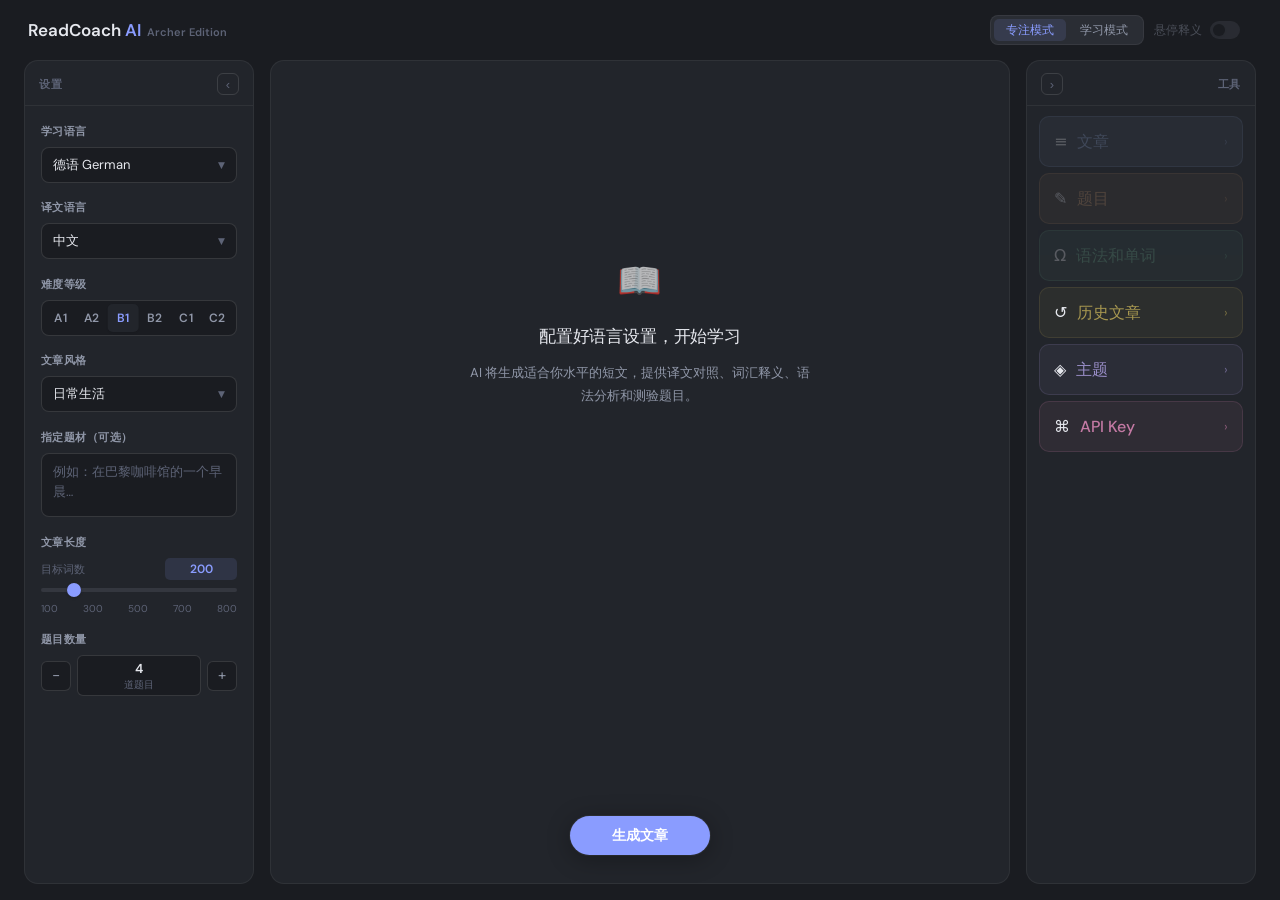
<file: src/index.html>
<!DOCTYPE html>
<html lang="zh">

<head>
  <meta charset="UTF-8">
  <meta name="viewport" content="width=device-width, initial-scale=1.0">
  <title>ReadCoach AI by Archer · 智能语言学习</title>
  <meta name="description" content="Archer's customized open-source AI reading coach for foreign-language learning.">
  <meta name="author" content="Archer">
  <meta name="repository" content="https://github.com/Archer-hx/ReadCoachAI">
  <link rel="stylesheet" href="css/theme.css">
  <link rel="stylesheet" href="css/layout.css">
  <link rel="stylesheet" href="css/components.css">
  <link rel="stylesheet" href="css/reading.css">
  <link rel="stylesheet" href="css/quiz.css">
</head>

<body>

  <!-- ═══════════════════════════════════════
       TOP BAR
       ═══════════════════════════════════════ -->
  <div class="top-bar">
    <div class="logo">ReadCoach<span> AI</span><span class="edition">Archer Edition</span></div>
    <div class="top-bar-right">
      <div class="mode-toggle">
        <button class="mode-btn focus-active active" id="modeFocusBtn" onclick="setMode('focus')">专注模式</button>
        <button class="mode-btn" id="modeStudyBtn" onclick="setMode('study')">学习模式</button>
      </div>
      <div class="word-toggle">
        <span class="wt-label">悬停释义</span>
        <label class="toggle-switch">
          <input type="checkbox" id="wordModeToggle" checked onchange="updateWordMode()">
          <div class="tog-track"></div>
          <div class="tog-thumb"></div>
        </label>
      </div>
    </div>
  </div>

  <!-- ═══════════════════════════════════════
       THREE-COLUMN LAYOUT
       ═══════════════════════════════════════ -->
  <div class="three-col" id="threecol">

    <!-- ── LEFT COLUMN: params ── -->
    <div class="col col-left" id="colLeft">
      <div class="col-hdr">
        <span style="font-size:11px;font-weight:600;letter-spacing:.05em;color:var(--text3)">设置</span>
        <button class="col-collapse-btn" id="collapseBtn" onclick="toggleLeft()" title="收起">‹</button>
      </div>
      <div class="col-body">
        <div class="aside-inner">

          <div class="field-group">
            <div class="field-label">学习语言</div>
            <div class="custom-select" id="targetLangSelect" data-target="targetLang" data-callback="onLangChange">
              <div class="cs-header" onclick="toggleCS(event, 'targetLangSelect')">
                <span class="cs-header-text">德语 German</span>
                <span class="cs-arrow">▼</span>
              </div>
              <div class="cs-list">
                <div class="cs-option active" data-value="German" onclick="selectCS('targetLangSelect', this)">德语 German
                </div>
                <div class="cs-option" data-value="French" onclick="selectCS('targetLangSelect', this)">法语 French</div>
                <div class="cs-option" data-value="Spanish" onclick="selectCS('targetLangSelect', this)">西班牙语 Spanish
                </div>
                <div class="cs-option" data-value="Italian" onclick="selectCS('targetLangSelect', this)">意大利语 Italian
                </div>
                <div class="cs-option" data-value="Japanese" onclick="selectCS('targetLangSelect', this)">日语 Japanese
                </div>
                <div class="cs-option" data-value="Korean" onclick="selectCS('targetLangSelect', this)">韩语 Korean</div>
                <div class="cs-option" data-value="Portuguese" onclick="selectCS('targetLangSelect', this)">葡萄牙语
                  Portuguese</div>
                <div class="cs-option" data-value="Russian" onclick="selectCS('targetLangSelect', this)">俄语 Russian
                </div>
                <div class="cs-option" data-value="Arabic" onclick="selectCS('targetLangSelect', this)">阿拉伯语 Arabic
                </div>
                <div class="cs-option" data-value="Dutch" onclick="selectCS('targetLangSelect', this)">荷兰语 Dutch</div>
                <div class="cs-option" data-value="English" onclick="selectCS('targetLangSelect', this)">英语 English
                </div>
              </div>
            </div>
            <input type="hidden" id="targetLang" value="German">
          </div>

          <div class="field-group">
            <div class="field-label">译文语言</div>
            <div class="custom-select" id="nativeLangSelect" data-target="nativeLang">
              <div class="cs-header" onclick="toggleCS(event, 'nativeLangSelect')">
                <span class="cs-header-text">中文</span>
                <span class="cs-arrow">▼</span>
              </div>
              <div class="cs-list">
                <div class="cs-option active" data-value="Chinese" onclick="selectCS('nativeLangSelect', this)">中文</div>
                <div class="cs-option" data-value="English" onclick="selectCS('nativeLangSelect', this)">英文</div>
              </div>
            </div>
            <input type="hidden" id="nativeLang" value="Chinese">
          </div>

          <div class="field-group">
            <div class="field-label">难度等级</div>
            <div class="level-grid">
              <div class="level-btn" data-level="A1">A1</div>
              <div class="level-btn" data-level="A2">A2</div>
              <div class="level-btn active" data-level="B1">B1</div>
              <div class="level-btn" data-level="B2">B2</div>
              <div class="level-btn" data-level="C1">C1</div>
              <div class="level-btn" data-level="C2">C2</div>
            </div>
          </div>

          <div class="field-group">
            <div class="field-label">文章风格</div>
            <div class="style-dropdown" id="styleDropdown">
              <div class="style-header" id="styleHeader" onclick="toggleStyleList()">
                <span class="style-header-text" id="styleHeaderText">日常生活</span>
                <span class="style-arrow">▼</span>
              </div>
              <div class="style-list" id="styleList">
                <div class="style-option active" data-style="日常生活" onclick="selectStyle(this)"><span
                    class="s-check">✓</span>日常生活</div>
                <div class="style-option" data-style="旅行游记" onclick="selectStyle(this)"><span
                    class="s-check">✓</span>旅行游记</div>
                <div class="style-option" data-style="美食文化" onclick="selectStyle(this)"><span
                    class="s-check">✓</span>美食文化</div>
                <div class="style-option" data-style="历史故事" onclick="selectStyle(this)"><span
                    class="s-check">✓</span>历史故事</div>
                <div class="style-option" data-style="科技话题" onclick="selectStyle(this)"><span
                    class="s-check">✓</span>科技话题</div>
                <div class="style-option" data-style="自然环境" onclick="selectStyle(this)"><span
                    class="s-check">✓</span>自然环境</div>
                <div class="style-option" data-style="文学诗歌" onclick="selectStyle(this)"><span
                    class="s-check">✓</span>文学诗歌</div>
                <div class="style-option" data-style="新闻报道" onclick="selectStyle(this)"><span
                    class="s-check">✓</span>新闻报道</div>
                <div class="style-option" data-style="商务职场" onclick="selectStyle(this)"><span
                    class="s-check">✓</span>商务职场</div>
                <div class="style-option" data-style="儿童故事" onclick="selectStyle(this)"><span
                    class="s-check">✓</span>儿童故事</div>
                <div class="style-option" data-style="custom" onclick="selectStyle(this)"><span
                    class="s-check">✓</span>其他（自定义）</div>
                <div class="style-custom-row" id="styleCustomRow" style="display:none">
                  <input type="text" id="styleCustomInput" placeholder="输入自定义风格…" oninput="onCustomStyle()">
                </div>
              </div>
            </div>
          </div>

          <div class="field-group">
            <div class="field-label">指定题材（可选）</div>
            <textarea id="customTopic" placeholder="例如：在巴黎咖啡馆的一个早晨…"></textarea>
          </div>

          <div class="field-group">
            <div class="field-label">文章长度</div>
            <div class="length-slider-wrap">
              <div class="length-slider-top">
                <span style="font-size:11px;color:var(--text3)">目标词数</span>
                <input type="number" class="length-val" id="lengthVal" min="100" max="800" value="200"
                  onchange="onLengthChange()" onblur="onLengthChange()">
              </div>
              <input type="range" id="lengthSlider" min="100" max="800" step="1" value="200"
                oninput="updateLengthLabel()">
              <div class="length-range">
                <span>100</span><span>300</span><span>500</span><span>700</span><span>800</span>
              </div>
            </div>
          </div>

          <div class="field-group">
            <div class="field-label">题目数量</div>
            <div class="quiz-count-row">
              <button class="quiz-count-btn" id="quizCountDec" onclick="changeQuizCount(-1)">−</button>
              <div class="quiz-count-display">
                <span id="quizCountVal">4</span>
                <span class="quiz-count-sub">道题目</span>
              </div>
              <button class="quiz-count-btn" id="quizCountInc" onclick="changeQuizCount(1)">+</button>
            </div>
            <div class="quiz-warn" id="quizWarn">
              <span class="quiz-warn-icon">⚠</span>
              <span id="quizWarnText"></span>
            </div>
          </div>

        </div><!-- end aside-inner -->
      </div><!-- end col-body -->
    </div><!-- end col-left -->

    <!-- ── MIDDLE COLUMN: content area ── -->
    <div class="col col-mid" id="colMid">
      <div class="col-body mid-content">
        <div id="main">
          <div class="welcome" id="welcome">
            <div class="welcome-icon">📖</div>
            <h2>配置好语言设置，开始学习</h2>
            <p>AI 将生成适合你水平的短文，提供译文对照、词汇释义、语法分析和测验题目。</p>
          </div>
        </div>
      </div>
      <div class="gen-fab" id="genFab">
        <button class="btn-generate" id="generateBtn" onclick="generateArticle()">
          <svg class="spin-icon" width="13" height="13" viewBox="0 0 24 24" fill="none" stroke="currentColor"
            stroke-width="2.5">
            <path
              d="M12 2v4M12 18v4M4.93 4.93l2.83 2.83M16.24 16.24l2.83 2.83M2 12h4M18 12h4M4.93 19.07l2.83-2.83M16.24 7.76l2.83-2.83" />
          </svg>
          生成文章
        </button>
      </div>
    </div><!-- end col-mid -->

    <!-- ── RIGHT COLUMN: tool cards + inline panels ── -->
    <div class="col col-right" id="colRight">
      <div class="col-hdr">
        <button class="col-collapse-btn" id="collapseRightBtn" onclick="toggleRight()" title="收起">›</button>
        <span style="font-size:11px;font-weight:600;letter-spacing:.05em;color:var(--text3)">工具</span>
      </div>
      <div class="col-body">
        <div class="tool-grid">
          <div class="tool-card tc-article disabled" id="tcArticle" onclick="switchView('article')">
            <div class="tc-icon">≡</div>
            <div class="tc-label">文章</div>
            <div class="tc-arrow">›</div>
          </div>
          <div class="tool-card tc-quiz disabled" id="tcQuiz" onclick="switchView('quiz')">
            <div class="tc-icon">✎</div>
            <div class="tc-label">题目</div>
            <div class="tc-arrow">›</div>
          </div>
          <div class="tool-card tc-grammar disabled" id="tcGrammar" onclick="switchView('grammar')">
            <div class="tc-icon">Ω</div>
            <div class="tc-label">语法和单词</div>
            <div class="tc-arrow">›</div>
          </div>
          <div class="tool-card tc-history" id="tcHistory" onclick="openHistory()">
            <div class="tc-icon">↺</div>
            <div class="tc-label">历史文章</div>
            <div class="tc-arrow">›</div>
          </div>
          <div class="tool-card tc-theme" id="tcTheme" onclick="toggleThemePanel()">
            <div class="tc-icon">◈</div>
            <div class="tc-label">主题</div>
            <div class="tc-arrow">›</div>
          </div>
          <div class="tool-card tc-apikey" id="tcApiKey" onclick="toggleApiKey()">
            <div class="tc-icon">⌘</div>
            <div class="tc-label">API Key</div>
            <div class="tc-arrow">›</div>
          </div>
        </div>

        <!-- API Key inline panel -->
        <div class="right-panel" id="apiKeyDropdown">
          <div class="api-field-row">
            <label>服务</label>
            <div class="api-provider-btns">
              <button class="api-provider-btn active" data-api-provider="deepseek"
                onclick="setProvider('deepseek')">DeepSeek</button>
              <button class="api-provider-btn" data-api-provider="kimi" onclick="setProvider('kimi')">Kimi</button>
            </div>
          </div>
          <div class="api-field-row">
            <label>模型</label>
            <select id="apiModelSelect" class="api-model-select" onchange="setModel(this.value)"></select>
          </div>
          <div class="api-field-row">
            <label id="apiKeyLabel">Key</label>
            <input type="password" id="apiKey" placeholder="sk-..." autocomplete="off" oninput="saveKey()">
          </div>
          <div class="api-field-row" style="justify-content:space-between">
            <div style="display:flex;align-items:center;gap:6px">
              <div class="api-status" id="apiStatus"></div>
              <span id="apiProviderName" style="font-size:11px;color:var(--text3)">DeepSeek</span>
            </div>
            <button class="api-provider-btn active" onclick="toggleDebug()" id="debugToggleBtn"
              style="flex:none;padding:3px 10px">Debug</button>
          </div>
        </div>

        <!-- Theme inline panel -->
        <div class="right-panel" id="themePanelDropdown">
          <div style="font-size:11px;font-weight:600;color:var(--text3);letter-spacing:.04em;margin-bottom:2px">明暗模式
          </div>
          <div class="theme-mode-row">
            <button class="theme-opt-btn active" id="modeDarkBtn" onclick="setAppearance('dark')">🌙 暗色</button>
            <button class="theme-opt-btn" id="modeLightBtn" onclick="setAppearance('light')">☀️ 亮色</button>
          </div>
        </div>

      </div><!-- end col-body -->
    </div><!-- end col-right -->

  </div><!-- end three-col -->

  <!-- Tooltip -->
  <div class="tooltip" id="tooltip">
    <div class="tt-word-row">
      <span class="tt-word" id="ttWord"></span>
      <span class="gender-badge gb-hide" id="ttGender"></span>
    </div>
    <div class="tt-pos" id="ttPos"></div>
    <div class="tt-def" id="ttDef"></div>
    <div class="tt-loading" id="ttLoading"></div>
  </div>

  <!-- History overlay -->
  <div class="hist-overlay" id="histOverlay" onclick="histOverlayClick(event)">
    <div class="hist-panel">
      <div class="hist-hdr">
        <span class="hist-hdr-title">历史文章</span>
        <button class="hist-close" onclick="closeHistory()">✕</button>
      </div>
      <button class="hist-new-btn" onclick="newArticle()">
        <span class="hist-new-icon">+</span>
        <span>新建文章</span>
      </button>
      <div class="hist-list" id="histList"></div>
      <button class="hist-clear-btn" onclick="clearHistory()">清空全部历史</button>
    </div>
  </div>

  <!-- Debug panel -->
  <div id="debugWrap" style="display:none;position:fixed;inset:0;z-index:9999">
    <div style="position:absolute;inset:0;background:rgba(0,0,0,.65)" onclick="toggleDebug()"></div>
    <div
      style="position:absolute;top:32px;left:50%;transform:translateX(-50%);width:min(860px,96vw);height:calc(100vh - 64px);background:#16161e;border-radius:12px;display:flex;flex-direction:column;overflow:hidden;border:1px solid #3a3a5c;box-shadow:0 24px 64px rgba(0,0,0,.6)">
      <div
        style="display:flex;align-items:center;padding:10px 16px;background:#1e1e2c;border-bottom:1px solid #3a3a5c;gap:10px;flex-shrink:0">
        <span style="font:700 12px/1 monospace;color:#7c7cf8;letter-spacing:.06em">DEBUG</span>
        <span style="font-size:12px;color:#aaa">原始模型回复</span>
        <span style="font-size:11px;color:#555;margin-left:4px">· 点击条目展开 · 点击背景关闭</span>
        <button onclick="clearDebug()"
          style="margin-left:auto;font-size:11px;padding:3px 12px;border:1px solid #444;background:#2a2a3c;color:#ccc;border-radius:5px;cursor:pointer">清空</button>
        <button onclick="toggleDebug()"
          style="font-size:11px;padding:3px 12px;border:1px solid #444;background:#2a2a3c;color:#ccc;border-radius:5px;cursor:pointer">✕
          关闭</button>
      </div>
      <div id="debugPanel" style="flex:1;overflow-y:auto;padding:10px 12px;display:flex;flex-direction:column;gap:6px">
      </div>
    </div>
  </div>

  <!-- JS in dependency order -->
  <script src="js/api.js"></script>
  <script src="js/grammar.js"></script>
  <script src="js/history.js"></script>
  <script src="js/article.js"></script>
  <script src="js/quiz.js"></script>
  <script src="js/ui.js"></script>
</body>

</html>
</file>
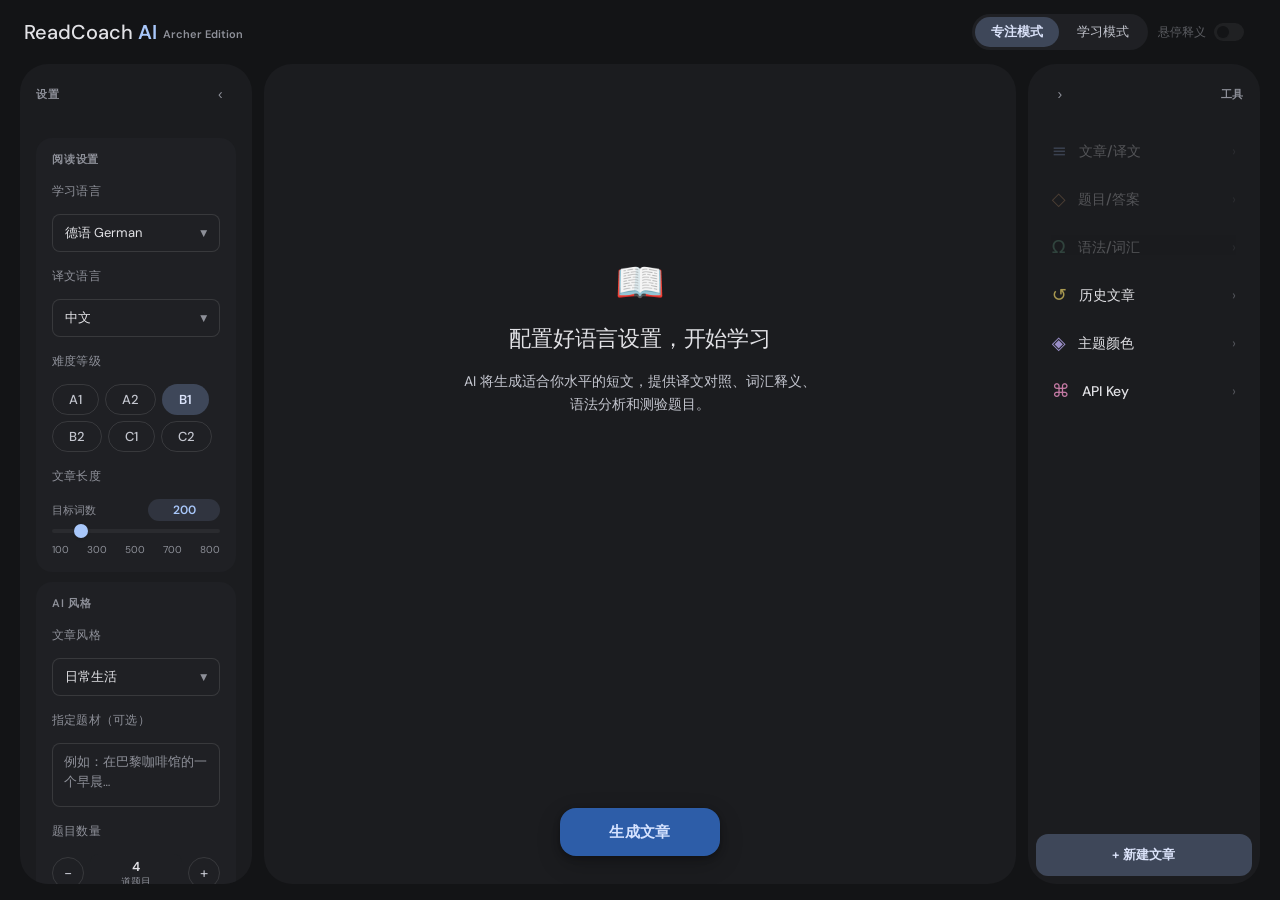
<file: ReadCoachAI.html>
<!DOCTYPE html>
<html lang="zh">

<head>
  <meta charset="UTF-8">
  <meta name="viewport" content="width=device-width, initial-scale=1.0">
  <title>ReadCoach AI by Archer · 智能语言学习</title>
  <meta name="description" content="Archer's customized open-source AI reading coach for foreign-language learning.">
  <meta name="author" content="Archer">
  <meta name="repository" content="https://github.com/Archer-hx/ReadCoachAI">
  <style>
    /* ============================================================
       ReadCoach AI · Archer Edition
       Two themes (indigo / violet) × two modes (dark / light).
       Calm neutral palettes, single accent, consistent radii.
       ============================================================ */

    @import url('https://fonts.googleapis.com/css2?family=Crimson+Pro:ital,wght@0,400;0,500;0,600;1,400&family=DM+Sans:wght@400;500;600;700&display=swap');

    /* ── Structural tokens ── */
    :root {
      --aside-w: 280px;
      --header-h: 56px;
      --transition: 0.2s ease;
      --font-ui: 'DM Sans', 'Helvetica Neue', system-ui, sans-serif;
      --font-read: 'Crimson Pro', 'Source Serif Pro', Georgia, serif;

      /* MD3 Shape scale */
      --r-xs:  4px;
      --r-sm:  8px;
      --r-md:  12px;
      --r-lg:  16px;
      --r-xl:  28px;
      --r-full: 9999px;

      /* semantic status colors — theme-agnostic */
      --green: #4ade80;
      --green-bg: rgba(74, 222, 128, 0.10);
      --red: #f87171;
      --red-bg: rgba(248, 113, 113, 0.10);
      --teal: #5eead4;
      --teal-bg: rgba(94, 234, 212, 0.10);
      --pink: #f0a4b6;
      --pink-bg: rgba(240, 164, 182, 0.10);
      --blue-c: #7fb3e3;
      --blue-bg: rgba(127, 179, 227, 0.10);
    }

    /* ══ DARK · BLUE (default) — MD3 ══ */
    :root,
    html.theme-blue {
      --bg:      #131416;
      --bg2:     #1b1c1f;
      --bg3:     #1f2024;
      --surface: #2a2b2f;
      --surface2:#353638;

      --border:  rgba(255,255,255,0.05);
      --border2: rgba(255,255,255,0.11);

      --text:    #e2e2e6;
      --text2:   #c4c6cf;
      --text3:   #8e9099;

      --accent:  #a8c7fa;
      --accent2: #c5deff;
      --accent-bg: rgba(168,199,250,0.12);

      --primary-container: #2d5da8;
      --on-primary-container: #d6e3ff;

      --secondary-container: #3e4759;
      --on-secondary-container: #dae2f9;

      --amber:    #a8c7fa;
      --amber-bg: rgba(168,199,250,0.10);
      --blue:     #a8c7fa;

      --shadow-md: 0 1px 3px rgba(0,0,0,0.3), 0 4px 8px rgba(0,0,0,0.15);
      --shadow-lg: 0 2px 6px rgba(0,0,0,0.3), 0 8px 24px rgba(0,0,0,0.2);

      --state-hover:  rgba(226,226,230,0.08);
      --state-press:  rgba(226,226,230,0.12);
      --state-focus:  rgba(168,199,250,0.12);
    }

    /* ══ LIGHT · BLUE — MD3 ══ */
    html.light.theme-blue,
    html.theme-blue.light {
      --bg:      #f5f8ff;
      --bg2:     #ffffff;
      --bg3:     #eef1fa;
      --surface: #e4e8f5;
      --surface2:#d8dcef;

      --border:  rgba(20,22,40,0.07);
      --border2: rgba(20,22,40,0.13);

      --text:    #191c22;
      --text2:   #44474f;
      --text3:   #74777f;

      --accent:  #3a5bc7;
      --accent2: #1e3a8a;
      --accent-bg: rgba(58,91,199,0.09);

      --primary-container: #d6e3ff;
      --on-primary-container: #001b3d;

      --secondary-container: #dae2f9;
      --on-secondary-container: #131c2c;

      --amber:    #3a5bc7;
      --amber-bg: rgba(58,91,199,0.08);
      --blue:     #1a56c4;

      --shadow-md: 0 1px 2px rgba(20,22,40,0.06), 0 4px 10px rgba(20,22,40,0.07);
      --shadow-lg: 0 2px 4px rgba(20,22,40,0.05), 0 8px 20px rgba(20,22,40,0.09);

      --state-hover:  rgba(25,28,34,0.08);
      --state-press:  rgba(25,28,34,0.12);
      --state-focus:  rgba(58,91,199,0.10);
    }

    /* ══ DARK · VIOLET — MD3 ══ */
    html.theme-purple {
      --bg:      #141218;
      --bg2:     #1d1b20;
      --bg3:     #211f26;
      --surface: #2b2930;
      --surface2:#36343b;

      --border:  rgba(255,255,255,0.05);
      --border2: rgba(255,255,255,0.11);

      --text:    #e6e0e9;
      --text2:   #cac4d0;
      --text3:   #938f99;

      --accent:  #d0bcff;
      --accent2: #ecdcff;
      --accent-bg: rgba(208,188,255,0.12);

      --primary-container: #4f378b;
      --on-primary-container: #ecdcff;

      --secondary-container: #4a4458;
      --on-secondary-container: #e8def8;

      --amber:    #d0bcff;
      --amber-bg: rgba(208,188,255,0.10);
      --blue:     #a8c7fa;

      --shadow-md: 0 1px 3px rgba(0,0,0,0.35), 0 4px 8px rgba(0,0,0,0.2);
      --shadow-lg: 0 2px 6px rgba(0,0,0,0.35), 0 8px 24px rgba(0,0,0,0.25);

      --state-hover:  rgba(230,224,233,0.08);
      --state-press:  rgba(230,224,233,0.12);
      --state-focus:  rgba(208,188,255,0.12);
    }

    /* ══ LIGHT · VIOLET — MD3 ══ */
    html.theme-purple.light {
      --bg:      #fffbfe;
      --bg2:     #ffffff;
      --bg3:     #f3eeff;
      --surface: #e8e0f0;
      --surface2:#ddd5e8;

      --border:  rgba(20,18,30,0.07);
      --border2: rgba(20,18,30,0.13);

      --text:    #1c1b1f;
      --text2:   #49454f;
      --text3:   #79747e;

      --accent:  #6750a4;
      --accent2: #4f378b;
      --accent-bg: rgba(103,80,164,0.09);

      --primary-container: #ecdcff;
      --on-primary-container: #21005d;

      --secondary-container: #e8def8;
      --on-secondary-container: #1d192b;

      --amber:    #6750a4;
      --amber-bg: rgba(103,80,164,0.08);
      --blue:     #1a56c4;

      --shadow-md: 0 1px 2px rgba(20,18,30,0.06), 0 4px 10px rgba(20,18,30,0.07);
      --shadow-lg: 0 2px 4px rgba(20,18,30,0.05), 0 8px 20px rgba(20,18,30,0.09);

      --state-hover:  rgba(28,27,31,0.08);
      --state-press:  rgba(28,27,31,0.12);
      --state-focus:  rgba(103,80,164,0.10);
    }

    * {
      box-sizing: border-box;
      margin: 0;
      padding: 0;
    }

    html,
    body {
      min-height: 100%;
    }

    html {
      overflow-x: hidden;
    }

    body {
      background: var(--bg);
      color: var(--text);
      font-family: var(--font-ui);
      font-feature-settings: 'ss01', 'cv11';
      min-height: 100vh;
      display: flex;
      flex-direction: column;
      -webkit-font-smoothing: antialiased;
      -moz-osx-font-smoothing: grayscale;
      overflow-x: hidden;
      max-width: 100vw;
    }

    /* ════════════════════════════════════
       HEADER
       ════════════════════════════════════ */
    header {
      background: var(--bg2);
      border-bottom: none;
      padding: 0 1.25rem;
      display: flex;
      align-items: center;
      gap: 0.75rem;
      height: var(--header-h);
      min-height: var(--header-h);
      flex-shrink: 0;
      position: sticky;
      top: 0;
      z-index: 200;
      flex-wrap: nowrap;
    }

    header>* {
      flex-shrink: 0;
    }

    .header-right>* {
      flex-shrink: 0;
    }

    .logo {
      font-family: var(--font-ui);
      font-size: 20px;
      font-weight: 500;
      color: var(--text);
      letter-spacing: 0;
      white-space: nowrap;
      padding-right: 0.5rem;
      flex-shrink: 0;
    }

    .logo span {
      color: var(--accent);
      font-weight: 600;
    }

    .logo .edition {
      margin-left: 6px;
      font-size: 11px;
      font-weight: 600;
      color: var(--text3);
      letter-spacing: 0;
      vertical-align: middle;
    }

    /* generic small pill button used across the header — MD3 tonal button */
    .btn-hist {
      background: transparent;
      border: 1px solid var(--border2);
      color: var(--text2);
      font-family: var(--font-ui);
      font-size: 12px;
      font-weight: 500;
      padding: 6px 14px;
      border-radius: var(--r-full);
      cursor: pointer;
      display: inline-flex;
      align-items: center;
      gap: 6px;
      white-space: nowrap;
      transition: var(--transition);
      height: auto;
    }

    .btn-hist:hover {
      background: var(--state-hover);
      border-color: var(--accent);
      color: var(--text);
    }

    /* mode toggle — MD3 Segmented Button */
    .mode-toggle {
      display: flex;
      background: var(--bg3);
      border-radius: var(--r-full);
      padding: 3px;
      gap: 2px;
      height: auto;
      flex-shrink: 0;
      border: none;
    }

    .mode-btn {
      padding: 6px 16px;
      border-radius: var(--r-full);
      border: none;
      background: transparent;
      color: var(--text2);
      font-size: 13px;
      font-weight: 500;
      font-family: var(--font-ui);
      cursor: pointer;
      transition: var(--transition);
      white-space: nowrap;
    }

    .mode-btn:hover {
      background: var(--state-hover);
      color: var(--text);
    }

    .mode-btn.active {
      background: var(--secondary-container);
      color: var(--on-secondary-container);
      font-weight: 600;
    }

    .mode-btn.focus-active {
      background: var(--secondary-container);
      color: var(--on-secondary-container);
    }

    /* hover-translate toggle */
    .word-toggle {
      display: inline-flex;
      align-items: center;
      gap: 8px;
      padding: 0 12px;
      height: 30px;
      border-left: 1px solid var(--border);
      flex-shrink: 0;
    }

    .wt-label {
      font-size: 12px;
      color: var(--text2);
      white-space: nowrap;
    }

    .toggle-switch {
      position: relative;
      width: 30px;
      height: 18px;
      cursor: pointer;
      flex-shrink: 0;
    }

    .toggle-switch input {
      opacity: 0;
      width: 0;
      height: 0;
      position: absolute;
    }

    .tog-track {
      position: absolute;
      inset: 0;
      background: var(--surface2);
      border-radius: 9px;
      transition: var(--transition);
    }

    .tog-thumb {
      position: absolute;
      top: 3px;
      left: 3px;
      width: 12px;
      height: 12px;
      background: var(--bg);
      border-radius: 50%;
      transition: var(--transition);
      box-shadow: 0 1px 2px rgba(0, 0, 0, 0.15);
    }

    .toggle-switch input:checked~.tog-track {
      background: var(--accent);
    }

    .toggle-switch input:checked~.tog-thumb {
      left: 15px;
      background: #fff;
    }

    .header-right {
      display: flex;
      align-items: center;
      gap: 8px;
      margin-left: auto;
      flex-shrink: 0;
    }

    /* API key collapsible */
    .api-key-wrap {
      position: relative;
      display: flex;
      align-items: center;
    }

    .api-key-trigger {
      display: inline-flex;
      align-items: center;
      gap: 7px;
      cursor: pointer;
      padding: 6px 14px;
      height: auto;
      border-radius: var(--r-full);
      background: transparent;
      border: 1px solid var(--border2);
      transition: var(--transition);
    }

    .api-key-trigger:hover {
      background: var(--state-hover);
      border-color: var(--accent);
    }

    .api-key-trigger-label {
      font-size: 12px;
      font-weight: 500;
      color: var(--text2);
      white-space: nowrap;
    }

    .api-status {
      width: 7px;
      height: 7px;
      border-radius: 50%;
      background: var(--text3);
      flex-shrink: 0;
      transition: background 0.3s;
    }

    .api-status.ok {
      background: var(--green);
      box-shadow: 0 0 6px var(--green);
    }

    .api-key-dropdown {
      position: absolute;
      top: calc(100% + 8px);
      right: 0;
      background: var(--surface);
      border: none;
      border-radius: var(--r-lg);
      padding: 14px 16px;
      display: flex;
      flex-direction: column;
      gap: 10px;
      min-width: 310px;
      box-shadow: var(--shadow-lg);
      z-index: 500;
      opacity: 0;
      pointer-events: none;
      transform: translateY(-4px);
      transition: var(--transition);
    }

    .api-key-dropdown.open {
      opacity: 1;
      pointer-events: all;
      transform: translateY(0);
    }

    .api-provider-btns {
      display: flex;
      flex: 1;
      gap: 4px;
    }

    .api-provider-btn {
      flex: 1;
      font-size: 11px;
      font-weight: 500;
      padding: 4px 4px;
      border: 1px solid var(--border2);
      background: transparent;
      color: var(--text2);
      border-radius: var(--r-full);
      cursor: pointer;
      font-family: var(--font-ui);
      transition: var(--transition);
      white-space: nowrap;
      text-align: center;
    }

    .api-provider-btn:hover {
      background: var(--state-hover);
      border-color: var(--accent);
      color: var(--text);
    }

    .api-provider-btn.active {
      background: var(--secondary-container);
      border-color: transparent;
      color: var(--on-secondary-container);
    }

    .api-field-row {
      display: flex;
      align-items: center;
      gap: 8px;
    }

    .api-field-row label {
      font-size: 11px;
      color: var(--text3);
      white-space: nowrap;
      min-width: 30px;
    }

    .api-model-select {
      flex: 1;
      background: var(--bg3);
      border: 1px solid var(--border);
      color: var(--text);
      font-size: 12px;
      padding: 5px 8px;
      border-radius: var(--r-sm);
      font-family: var(--font-ui);
      cursor: pointer;
      appearance: none;
      background-image: url("data:image/svg+xml,%3Csvg xmlns='http://www.w3.org/2000/svg' width='12' height='12' viewBox='0 0 24 24'%3E%3Cpath fill='%239097a8' d='M7 10l5 5 5-5z'/%3E%3C/svg%3E");
      background-repeat: no-repeat;
      background-position: right 6px center;
      padding-right: 22px;
    }

    .api-model-select:focus {
      outline: none;
      border-color: var(--accent);
    }

    .api-key-dropdown input {
      flex: 1;
      background: var(--bg3);
      border: 1px solid var(--border);
      color: var(--text);
      font-size: 12px;
      padding: 6px 10px;
      border-radius: var(--r-sm);
      font-family: ui-monospace, 'SF Mono', Menlo, monospace;
    }

    .api-key-dropdown input:focus {
      outline: none;
      border-color: var(--accent);
    }

    /* ════════════════════════════════════
       THREE-COLUMN LAYOUT
       ════════════════════════════════════ */
    html,
    body {
      height: 100%;
    }

    body {
      height: 100vh;
      overflow: hidden;
      padding: 0 20px 16px;
      /* top handled by .top-bar */
      display: flex;
      flex-direction: column;
      gap: 0;
    }

    /* ── Top bar ── */
    .top-bar {
      height: 64px;
      flex-shrink: 0;
      display: flex;
      align-items: center;
      justify-content: space-between;
      padding: 0 4px;
      gap: 16px;
    }

    .top-bar-right {
      display: flex;
      align-items: center;
      gap: 10px;
      flex-shrink: 0;
    }

    /* word-toggle in top bar: remove left border */
    .top-bar .word-toggle {
      border-left: none;
      padding-left: 0;
    }

    .three-col {
      flex: 1;
      display: flex;
      gap: 12px;
      min-height: 0;
      overflow: hidden;
    }

    /* ── Generic column card — MD3 tonal surface ── */
    .col {
      background: var(--bg2);
      border: none;
      border-radius: var(--r-xl);
      display: flex;
      flex-direction: column;
      overflow: hidden;
      min-height: 0;
    }

    .col-hdr {
      display: flex;
      align-items: center;
      justify-content: space-between;
      padding: 14px 16px 10px;
      border-bottom: none;
      flex-shrink: 0;
    }

    .col-body {
      flex: 1;
      overflow-y: auto;
      min-height: 0;
    }

    /* ── LEFT column ── */
    .col-left {
      flex: 1 0 0px;
      min-width: 210px;
      transition: min-width var(--transition), flex var(--transition), border-width var(--transition);
    }

    .col-left.collapsed {
      flex: 0 0 36px !important;
      min-width: 36px !important;
    }

    .col-collapse-btn {
      background: none;
      border: none;
      color: var(--text3);
      width: 32px;
      height: 32px;
      border-radius: var(--r-full);
      cursor: pointer;
      display: flex;
      align-items: center;
      justify-content: center;
      font-size: 14px;
      flex-shrink: 0;
      line-height: 1;
      transition: var(--transition);
    }

    .col-collapse-btn:hover {
      background: var(--state-hover);
      color: var(--text);
    }

    .aside-inner {
      padding: 1.1rem 1rem 1.2rem;
      display: flex;
      flex-direction: column;
      gap: 10px;
    }

    .left-section {
      background: var(--bg3);
      border-radius: var(--r-lg);
      padding: 14px 16px 16px;
      display: flex;
      flex-direction: column;
      gap: 1rem;
      border: none;
    }

    .left-section-title {
      font-size: 11px;
      font-weight: 600;
      letter-spacing: .07em;
      color: var(--text3);
      text-transform: uppercase;
    }

    /* ── MIDDLE column ── */
    .col-mid {
      flex: 3.236 0 0px;
      /* golden-ratio: mid ≈ 61.8 %, each side ≈ 19.1 % */
      min-width: 0;
      position: relative;
    }

    .mid-content {
      padding: 1.5rem 2rem 5rem;
      display: flex;
      flex-direction: column;
      align-items: center;
      gap: 1.25rem;
    }

    .mid-content>* {
      width: 100%;
      max-width: 1280px;
    }

    /* View switching */
    .mid-view-article #quizSection,
    .mid-view-article #grammarSection {
      display: none;
    }

    .mid-view-quiz #articleCard,
    .mid-view-quiz #grammarSection {
      display: none;
    }

    .mid-view-grammar #articleCard,
    .mid-view-grammar #quizSection {
      display: none;
    }

    /* Floating generate button */
    .gen-fab {
      position: absolute;
      bottom: 28px;
      left: 50%;
      transform: translateX(-50%);
      z-index: 10;
      display: flex;
    }

    /* ── RIGHT column ── */
    .col-right {
      flex: 1 0 0px;
      min-width: 190px;
      transition: min-width var(--transition), flex var(--transition), border-width var(--transition);
    }

    .col-right.collapsed {
      flex: 0 0 36px !important;
      min-width: 36px !important;
    }

    /* Thin-strip state: hide body + label, center the toggle button */
    .col-left.collapsed .col-body,
    .col-right.collapsed .col-body,
    .col-right.collapsed .col-footer {
      display: none;
    }

    .col-left.collapsed .col-hdr,
    .col-right.collapsed .col-hdr {
      justify-content: center;
      border-bottom: none;
      padding: 12px 7px;
    }

    .col-left.collapsed .col-hdr> :not(button),
    .col-right.collapsed .col-hdr> :not(button) {
      display: none;
    }

    .tool-grid {
      display: flex;
      flex-direction: column;
      gap: 2px;
      padding: 8px;
    }

    .tool-card {
      border-radius: var(--r-md);
      padding: 14px 16px;
      cursor: pointer;
      display: flex;
      flex-direction: row;
      align-items: center;
      gap: 12px;
      transition: var(--transition);
      user-select: none;
      border: none;
      background: transparent;
    }

    .tool-card:hover:not(.disabled) {
      background: var(--state-hover);
    }

    .tool-card.disabled {
      opacity: 0.28;
      cursor: not-allowed;
      pointer-events: none;
    }

    /* Grammar card in focus mode: keep pointer-events so title tooltip fires */
    #tcGrammar.disabled {
      pointer-events: auto;
    }

    .tool-card.tc-active {
      background: var(--accent-bg);
    }

    /* MD3: neutral base, icon/label colored only */
    .tc-article  { background: transparent; border-color: transparent; --tc-c: #8aa0cc; }
    .tc-quiz     { background: transparent; border-color: transparent; --tc-c: #c49368; }
    .tc-grammar  { background: transparent; border-color: transparent; --tc-c: #6aaa8c; }
    .tc-history  { background: transparent; border-color: transparent; --tc-c: #a89850; }
    .tc-theme    { background: transparent; border-color: transparent; --tc-c: #9a8ec8; }
    .tc-apikey   { background: transparent; border-color: transparent; --tc-c: #c47aa4; }

    .tc-icon {
      font-size: 18px;
      line-height: 1;
      flex-shrink: 0;
      color: var(--tc-c, var(--text2));
    }

    .tc-label {
      font-size: 14px;
      font-weight: 500;
      color: var(--text);
      line-height: 1;
      flex: 1;
    }

    .tc-arrow {
      font-size: 14px;
      color: var(--text3);
      opacity: 0.5;
      flex-shrink: 0;
    }

    /* Right-column inline panels — MD3 */
    .right-panel {
      margin: 0 8px 8px;
      background: var(--bg3);
      border: none;
      border-radius: var(--r-lg);
      padding: 12px;
      display: none;
      flex-direction: column;
      gap: 10px;
      font-size: 13px;
    }

    .right-panel.open {
      display: flex;
    }

    /* three-col needs position:relative for any absolute children */
    .three-col {
      position: relative;
    }

    /* Main content container */
    #main {
      width: 100%;
      display: flex;
      flex-direction: column;
      gap: 1.25rem;
    }

    /* Welcome: center vertically in mid column */
    .welcome {
      min-height: 55vh;
    }

    /* Right-panel inputs (API key etc.) */
    .right-panel input[type="password"],
    .right-panel input[type="text"] {
      flex: 1;
      min-width: 0;
      background: var(--bg3);
      border: 1px solid var(--border2);
      color: var(--text);
      font-size: 12px;
      padding: 6px 10px;
      border-radius: var(--r-sm);
      font-family: ui-monospace, 'SF Mono', Menlo, monospace;
      box-sizing: border-box;
    }

    .right-panel input[type="password"]:focus,
    .right-panel input[type="text"]:focus {
      outline: none;
      border-color: var(--accent);
    }

    .right-panel .api-field-row {
      gap: 8px;
      align-items: center;
    }

    /* Generate FAB button */
    .gen-fab .btn-generate {
      width: auto;
      min-width: 160px;
      padding: 14px 28px;
      border-radius: var(--r-lg);
      box-shadow: var(--shadow-lg);
    }

    /* ════════════════════════════════════
       SIDEBAR FORM
       ════════════════════════════════════ */
    .field-group {
      display: flex;
      flex-direction: column;
      gap: 8px;
    }

    .field-label {
      font-size: 12px;
      font-weight: 500;
      letter-spacing: .02em;
      color: var(--text3);
      margin-bottom: 6px;
      text-transform: none;
    }

    select,
    textarea {
      background: var(--bg3);
      border: 1px solid var(--border2);
      color: var(--text);
      font-family: var(--font-ui);
      font-size: 13px;
      padding: 8px 11px;
      border-radius: var(--r-sm);
      width: 100%;
      transition: border-color 0.2s;
      appearance: none;
    }

    select:hover,
    textarea:hover {
      border-color: var(--text3);
    }

    select:focus,
    textarea:focus {
      outline: none;
      border-color: var(--accent);
    }

    select {
      cursor: pointer;
      background-image: url("data:image/svg+xml,%3Csvg xmlns='http://www.w3.org/2000/svg' width='12' height='12' viewBox='0 0 24 24'%3E%3Cpath fill='%239097a8' d='M7 10l5 5 5-5z'/%3E%3C/svg%3E");
      background-repeat: no-repeat;
      background-position: right 9px center;
      padding-right: 28px;
    }

    textarea {
      resize: none;
      min-height: 64px;
      max-height: 300px;
      overflow-y: hidden;
      line-height: 1.55;
    }

    textarea::placeholder {
      color: var(--text3);
    }

    /* Level grid — MD3 Filter Chips */
    .level-grid {
      display: flex;
      flex-wrap: wrap;
      gap: 6px;
      background: transparent;
      border: none;
      border-radius: 0;
      padding: 0;
      position: relative;
      --level-index: 2;
      /* B1 by default */
    }

    /* No sliding pill in MD3 chip style */
    .level-grid::before {
      content: none;
    }

    .level-btn {
      position: relative;
      z-index: 1;
      padding: 6px 16px;
      border-radius: var(--r-full);
      border: 1px solid var(--border2);
      background: transparent;
      color: var(--text2);
      font-size: 13px;
      font-weight: 500;
      font-family: var(--font-ui);
      cursor: pointer;
      transition: var(--transition);
      user-select: none;
    }

    .level-btn:hover {
      background: var(--state-hover);
      border-color: var(--accent);
      color: var(--text);
    }

    .level-btn.active {
      background: var(--secondary-container);
      border-color: transparent;
      color: var(--on-secondary-container);
      font-weight: 600;
    }

    .level-btn.active:hover {
      background: var(--secondary-container);
      color: var(--on-secondary-container);
    }

    /* Custom select (for 学习语言 / 译文语言) — same drop animation as style-list */
    .custom-select {
      position: relative;
    }

    .cs-header {
      display: flex;
      align-items: center;
      justify-content: space-between;
      background: var(--bg3);
      border: 1px solid var(--border2);
      padding: 9px 12px;
      border-radius: var(--r-sm);
      cursor: pointer;
      transition: border-color 0.15s;
      user-select: none;
      font-size: 13px;
      color: var(--text);
    }

    .cs-header:hover {
      border-color: var(--text3);
    }

    .custom-select.open .cs-header {
      border-color: var(--accent);
      border-bottom-left-radius: 0;
      border-bottom-right-radius: 0;
    }

    .cs-header-text {
      font-size: 13px;
      color: var(--text);
    }

    .cs-arrow {
      font-size: 9px;
      color: var(--text3);
      transition: transform 0.22s ease;
    }

    .custom-select.open .cs-arrow {
      transform: rotate(180deg);
    }

    .cs-list {
      background: var(--surface);
      border: 1px solid var(--border2);
      border-top: none;
      border-bottom-left-radius: var(--r-md);
      border-bottom-right-radius: var(--r-md);
      max-height: 260px;
      overflow-y: auto;
      position: absolute;
      width: 100%;
      z-index: 60;
      box-shadow: var(--shadow-md);
      opacity: 0;
      visibility: hidden;
      transform: translateY(-6px) scaleY(0.96);
      transform-origin: top center;
      transition:
        opacity 0.18s ease,
        transform 0.26s cubic-bezier(0.32, 0.72, 0, 1),
        visibility 0s linear 0.18s;
    }

    .custom-select.open .cs-list {
      opacity: 1;
      visibility: visible;
      transform: translateY(0) scaleY(1);
      transition:
        opacity 0.2s ease,
        transform 0.28s cubic-bezier(0.32, 0.72, 0, 1),
        visibility 0s linear 0s;
    }

    .cs-option {
      padding: 8px 12px;
      font-size: 13px;
      color: var(--text2);
      cursor: pointer;
      transition: background 0.1s, color 0.1s;
    }

    .cs-option:hover {
      background: var(--bg3);
      color: var(--text);
    }

    .cs-option.active {
      color: var(--accent);
      background: var(--accent-bg);
    }

    /* Style dropdown */
    .style-dropdown {
      position: relative;
    }

    .style-header {
      display: flex;
      align-items: center;
      justify-content: space-between;
      background: var(--bg3);
      border: 1px solid var(--border2);
      padding: 9px 12px;
      border-radius: var(--r-sm);
      cursor: pointer;
      transition: var(--transition);
      user-select: none;
    }

    .style-header:hover {
      border-color: var(--text3);
    }

    .style-header.open {
      border-color: var(--accent);
      border-bottom-left-radius: 0;
      border-bottom-right-radius: 0;
    }

    .style-header-text {
      font-size: 13px;
      color: var(--text);
    }

    .style-arrow {
      font-size: 9px;
      color: var(--text3);
      transition: transform 0.2s;
    }

    .style-header.open .style-arrow {
      transform: rotate(180deg);
    }

    .style-list {
      background: var(--surface);
      border: 1px solid var(--border2);
      border-top: none;
      border-bottom-left-radius: var(--r-md);
      border-bottom-right-radius: var(--r-md);
      max-height: 220px;
      overflow-y: auto;
      position: absolute;
      width: 100%;
      z-index: 60;
      box-shadow: var(--shadow-md);
      opacity: 0;
      visibility: hidden;
      transform: translateY(-6px) scaleY(0.96);
      transform-origin: top center;
      transition:
        opacity 0.18s ease,
        transform 0.26s cubic-bezier(0.32, 0.72, 0, 1),
        visibility 0s linear 0.18s;
    }

    .style-list.open {
      opacity: 1;
      visibility: visible;
      transform: translateY(0) scaleY(1);
      transition:
        opacity 0.2s ease,
        transform 0.28s cubic-bezier(0.32, 0.72, 0, 1),
        visibility 0s linear 0s;
    }

    .style-option {
      padding: 8px 12px;
      font-size: 13px;
      color: var(--text2);
      cursor: pointer;
      transition: background 0.1s;
      display: flex;
      align-items: center;
      gap: 7px;
    }

    .style-option:hover {
      background: var(--bg3);
      color: var(--text);
    }

    .style-option.active {
      color: var(--accent);
      background: var(--accent-bg);
    }

    .s-check {
      opacity: 0;
      font-size: 10px;
      flex-shrink: 0;
    }

    .style-option.active .s-check {
      opacity: 1;
    }

    .style-custom-row {
      padding: 6px 10px;
      border-top: 1px solid var(--border);
    }

    .style-custom-row input {
      background: var(--bg);
      border: 1px solid var(--border2);
      color: var(--text);
      font-size: 12px;
      padding: 6px 9px;
      border-radius: var(--r-sm);
      width: 100%;
      font-family: var(--font-ui);
    }

    .style-custom-row input:focus {
      outline: none;
      border-color: var(--accent);
    }

    .style-custom-row input::placeholder {
      color: var(--text3);
    }

    /* Length slider */
    .length-slider-wrap {
      display: flex;
      flex-direction: column;
      gap: 8px;
    }

    .length-slider-top {
      display: flex;
      justify-content: space-between;
      align-items: baseline;
    }

    .length-slider-top>span:first-child {
      font-size: 12px;
      color: var(--text3);
    }

    .length-val {
      font-size: 12px;
      font-weight: 600;
      color: var(--accent);
      background: var(--accent-bg);
      padding: 2px 9px;
      border-radius: var(--r-full);
      min-width: 56px;
      text-align: center;
    }

    /* Editable word-count input */
    input.length-val {
      width: 72px;
      border: 1px solid transparent;
      font-family: var(--font-ui);
      cursor: text;
      -moz-appearance: textfield;
      appearance: textfield;
      padding: 2px 6px;
    }

    input.length-val::-webkit-outer-spin-button,
    input.length-val::-webkit-inner-spin-button {
      -webkit-appearance: none;
      margin: 0;
    }

    input.length-val:focus {
      outline: none;
      border-color: var(--accent);
    }

    .length-range {
      display: flex;
      justify-content: space-between;
      font-size: 10px;
      color: var(--text3);
      margin-top: 2px;
    }

    input[type=range] {
      -webkit-appearance: none;
      appearance: none;
      width: 100%;
      height: 4px;
      background: var(--surface);
      border-radius: 2px;
      outline: none;
      cursor: pointer;
    }

    input[type=range]::-webkit-slider-thumb {
      -webkit-appearance: none;
      width: 14px;
      height: 14px;
      border-radius: 50%;
      background: var(--accent);
      cursor: pointer;
      transition: var(--transition);
      box-shadow: 0 1px 3px rgba(0, 0, 0, 0.2);
    }

    input[type=range]::-webkit-slider-thumb:hover {
      transform: scale(1.15);
    }

    input[type=range]::-moz-range-thumb {
      width: 14px;
      height: 14px;
      border-radius: 50%;
      background: var(--accent);
      border: none;
      cursor: pointer;
    }

    /* Quiz count stepper */
    .quiz-count-row {
      display: flex;
      align-items: center;
      gap: 6px;
    }

    .quiz-count-btn {
      width: 32px;
      height: 32px;
      background: transparent;
      border: 1px solid var(--border2);
      color: var(--text2);
      border-radius: var(--r-full);
      cursor: pointer;
      font-size: 15px;
      line-height: 1;
      display: flex;
      align-items: center;
      justify-content: center;
      transition: var(--transition);
      flex-shrink: 0;
      font-family: var(--font-ui);
    }

    .quiz-count-btn:hover:not(:disabled) {
      border-color: var(--accent);
      color: var(--accent);
    }

    .quiz-count-btn:disabled {
      opacity: 0.35;
      cursor: not-allowed;
    }

    .quiz-count-display {
      flex: 1;
      text-align: center;
      font-size: 13px;
      font-weight: 600;
      color: var(--text);
      background: var(--bg3);
      border: none;
      border-radius: var(--r-sm);
      padding: 4px 0;
      line-height: 1.35;
    }

    .quiz-count-sub {
      font-size: 10px;
      color: var(--text3);
      display: block;
      font-weight: 400;
    }

    .quiz-warn {
      display: none;
      margin-top: 7px;
      padding: 8px 10px;
      border-radius: var(--r-sm);
      font-size: 11px;
      line-height: 1.55;
      gap: 6px;
      align-items: flex-start;
    }

    .quiz-warn.show {
      display: flex;
    }

    .quiz-warn.lvl-caution {
      background: rgba(251, 191, 36, 0.08);
      border: 1px solid rgba(251, 191, 36, 0.22);
      color: #d4a418;
    }

    .quiz-warn.lvl-danger {
      background: var(--red-bg);
      border: 1px solid rgba(248, 113, 113, 0.25);
      color: var(--red);
    }

    .quiz-warn-icon {
      flex-shrink: 0;
      margin-top: 1px;
    }

    /* Generate button — MD3 Extended FAB */
    .btn-generate {
      width: 100%;
      background: var(--primary-container);
      color: var(--on-primary-container);
      border: none;
      font-family: var(--font-ui);
      font-size: 15px;
      font-weight: 600;
      padding: 14px 28px;
      border-radius: var(--r-lg);
      cursor: pointer;
      transition: var(--transition);
      display: inline-flex;
      align-items: center;
      justify-content: center;
      gap: 10px;
      letter-spacing: .02em;
      box-shadow: var(--shadow-md);
      min-width: 160px;
    }

    .btn-generate:hover:not(:disabled) {
      filter: brightness(1.08);
      box-shadow: var(--shadow-lg);
    }

    .btn-generate:active {
      filter: brightness(0.96);
    }

    .btn-generate:disabled {
      opacity: 0.5;
      cursor: not-allowed;
      box-shadow: none;
    }

    .spin-icon {
      animation: spin 1s linear infinite;
      display: none;
    }

    .btn-generate.loading .spin-icon {
      display: block;
    }

    @keyframes spin {
      to {
        transform: rotate(360deg);
      }
    }

    /* ════════════════════════════════════
       MAIN — WELCOME + ARTICLE
       ════════════════════════════════════ */
    .welcome {
      min-height: 55vh;
      display: flex;
      flex-direction: column;
      align-items: center;
      justify-content: center;
      gap: 1rem;
      text-align: center;
      padding: 2rem;
      color: var(--text2);
    }

    .welcome-icon {
      font-size: 40px;
    }

    .welcome h2 {
      font-size: 22px;
      font-weight: 400;
      color: var(--text);
      letter-spacing: -.01em;
    }

    .welcome p {
      font-size: 14px;
      max-width: 360px;
      line-height: 1.6;
      color: var(--text2);
    }

    .article-card {
      background: var(--bg2);
      border: none;
      border-radius: var(--r-xl);
      overflow: hidden;
    }

    .article-meta {
      padding: 0.85rem 1.4rem;
      border-bottom: 1px solid var(--border);
      display: flex;
      align-items: center;
      gap: 8px;
      flex-wrap: wrap;
      background: var(--bg3);
    }

    /* MD3 Assist Chips */
    .meta-badge {
      padding: 4px 12px;
      border-radius: var(--r-full);
      font-size: 11px;
      font-weight: 500;
      border: 1px solid var(--border2);
      background: transparent;
      letter-spacing: .02em;
    }

    .badge-level {
      color: var(--accent);
      border-color: rgba(168,199,250,0.3);
      background: var(--accent-bg);
    }

    html.theme-purple .badge-level {
      border-color: rgba(208,188,255,0.3);
    }

    .badge-lang {
      color: var(--text2);
      background: transparent;
    }

    html.light .badge-lang {
      color: var(--text2);
      background: transparent;
    }

    .badge-style {
      color: var(--text2);
      background: transparent;
    }

    html.light .badge-style {
      color: var(--text2);
      background: transparent;
    }

    /* MD3 Segmented Button */
    .view-toggle {
      display: flex;
      background: var(--bg3);
      border-radius: var(--r-full);
      padding: 3px;
      gap: 2px;
      margin-left: auto;
      border: none;
    }

    .view-btn {
      padding: 5px 14px;
      border-radius: var(--r-full);
      border: none;
      background: transparent;
      font-size: 12px;
      font-weight: 500;
      color: var(--text2);
      cursor: pointer;
      transition: var(--transition);
      font-family: var(--font-ui);
    }

    .view-btn:hover:not(.active) {
      background: var(--state-hover);
      color: var(--text);
    }

    .view-btn.active {
      background: var(--secondary-container);
      color: var(--on-secondary-container);
    }

    .article-body {
      display: grid;
      grid-template-columns: 1fr 1fr;
    }

    .article-body.single {
      grid-template-columns: 1fr;
    }

    .text-panel {
      padding: 1.75rem 2.1rem;
    }

    .text-panel+.text-panel {
      border-left: 1px solid var(--border);
      background: var(--bg);
    }

    .panel-label {
      font-size: 10px;
      font-weight: 600;
      letter-spacing: 0.1em;
      text-transform: uppercase;
      color: var(--text3);
      margin-bottom: 1rem;
    }

    .article-text {
      font-family: var(--font-read);
      font-size: 1.3rem;
      line-height: 1.95;
      color: var(--text);
      letter-spacing: 0.005em;
    }

    .translation-text {
      font-family: var(--font-read);
      font-size: 1.18rem;
      line-height: 1.95;
      color: var(--text2);
    }

    /* Clickable words */
    .word {
      cursor: default;
      border-radius: 3px;
      transition: background 0.12s, color 0.12s;
      padding: 0 1px;
    }

    .word-mode-on .word {
      cursor: pointer;
    }

    .word-mode-on .word:hover {
      background: var(--accent-bg);
      color: var(--accent);
    }

    .word[data-gender="m"] {
      border-bottom: 1.5px solid rgba(127, 179, 227, 0.55);
    }

    .word[data-gender="f"] {
      border-bottom: 1.5px solid rgba(240, 164, 182, 0.55);
    }

    .word[data-gender="n"] {
      border-bottom: 1.5px solid rgba(94, 234, 212, 0.5);
    }

    /* ════════════════════════════════════
       SECTION CARDS (grammar + quiz)
       ════════════════════════════════════ */
    .section-card {
      background: var(--bg2);
      border: none;
      border-radius: var(--r-xl);
      overflow: hidden;
    }

    .section-card-header {
      padding: 1rem 1.5rem;
      display: flex;
      align-items: center;
      gap: 10px;
      cursor: pointer;
      user-select: none;
      transition: background 0.15s;
    }

    .section-card-header:hover {
      background: var(--state-hover);
    }

    .section-card-icon {
      width: 28px;
      height: 28px;
      border-radius: var(--r-sm);
      display: flex;
      align-items: center;
      justify-content: center;
      font-size: 14px;
    }

    .section-card-title {
      font-size: 15px;
      font-weight: 600;
      letter-spacing: -0.005em;
      flex: 1;
      color: var(--text);
    }

    .section-card-arrow {
      font-size: 10px;
      color: var(--text3);
      transition: transform 0.22s;
      margin-left: auto;
    }

    .section-card-arrow.open {
      transform: rotate(180deg);
    }

    .section-card-body {
      border-top: 1px solid var(--border);
      overflow: hidden;
      max-height: 4000px;
      transition: max-height 0.35s ease, opacity 0.25s ease;
      opacity: 1;
    }

    .section-card-body.collapsed {
      max-height: 0;
      border-top: none;
      opacity: 0;
    }

    /* Grammar */
    .grammar-icon {
      background: var(--blue-bg);
      color: var(--blue-c);
    }

    .grammar-body {
      display: grid;
      grid-template-columns: 1fr;
    }

    .grammar-section {
      padding: 1.5rem 1.8rem;
    }

    .grammar-section+.grammar-section {
      border-top: 1px solid var(--border);
    }

    .gs-title {
      font-size: 10px;
      font-weight: 600;
      letter-spacing: 0.1em;
      text-transform: uppercase;
      color: var(--text3);
      margin-bottom: 1rem;
    }

    .grammar-list {
      display: flex;
      flex-direction: column;
      gap: 8px;
    }

    .grammar-item {
      background: var(--bg3);
      border: none;
      border-radius: var(--r-md);
      padding: 13px 16px;
    }

    .gi-term {
      font-size: 15px;
      font-weight: 600;
      color: var(--accent);
      font-family: var(--font-ui);
      margin-bottom: 4px;
      letter-spacing: -0.005em;
    }

    .gi-desc {
      font-size: 13px;
      color: var(--text2);
      line-height: 1.6;
    }

    .gi-ex {
      font-size: 15px;
      color: var(--text3);
      font-family: var(--font-read);
      font-style: italic;
      margin-top: 5px;
    }

    /* Vocab grid */
    .vocab-grid {
      display: grid;
      grid-template-columns: repeat(auto-fill, minmax(180px, 1fr));
      gap: 8px;
    }

    .vocab-item {
      background: var(--bg3);
      border-radius: var(--r-md);
      padding: 13px 15px;
      border: none;
      transition: filter 0.15s, transform 0.15s;
    }

    .vocab-item:hover {
      filter: brightness(1.05);
      transform: translateY(-1px);
    }

    .vocab-top {
      display: flex;
      align-items: center;
      gap: 6px;
      margin-bottom: 5px;
      flex-wrap: wrap;
    }

    .vocab-word {
      font-size: 17px;
      font-weight: 500;
      font-family: var(--font-read);
      color: var(--text);
    }

    .gender-badge {
      font-size: 9px;
      font-weight: 600;
      padding: 1px 6px;
      border-radius: 4px;
      letter-spacing: 0.04em;
      text-transform: lowercase;
    }

    .gb-m {
      background: var(--blue-bg);
      color: var(--blue-c);
    }

    .gb-f {
      background: var(--pink-bg);
      color: var(--pink);
    }

    .gb-n {
      background: var(--green-bg);
      color: var(--green);
    }

    .gb-hide {
      display: none;
    }

    .vocab-pos {
      font-size: 11px;
      color: var(--text3);
      font-style: italic;
    }

    .vocab-def {
      font-size: 13px;
      color: var(--text2);
      line-height: 1.55;
    }

    /* Theme panel */
    .theme-panel-wrap {
      position: relative;
      display: flex;
      align-items: center;
    }

    .theme-panel-trigger {
      display: flex;
      align-items: center;
    }

    .theme-panel-dropdown {
      position: absolute;
      top: calc(100% + 8px);
      right: 0;
      background: var(--surface);
      border: none;
      border-radius: var(--r-lg);
      padding: 14px;
      width: 200px;
      z-index: 500;
      opacity: 0;
      pointer-events: none;
      transform: translateY(-4px);
      transition: var(--transition);
      box-shadow: var(--shadow-lg);
    }

    .theme-panel-dropdown.open {
      opacity: 1;
      pointer-events: all;
      transform: translateY(0);
    }

    .theme-panel-section {
      font-size: 10px;
      font-weight: 600;
      letter-spacing: 0.08em;
      text-transform: uppercase;
      color: var(--text3);
      margin-bottom: 8px;
    }

    .theme-mode-row,
    .theme-color-row {
      display: grid;
      grid-template-columns: 1fr 1fr;
      gap: 6px;
    }

    .theme-opt-btn,
    .theme-color-btn {
      background: transparent;
      border: 1px solid var(--border2);
      color: var(--text2);
      font-family: var(--font-ui);
      font-size: 12px;
      font-weight: 500;
      padding: 7px 0;
      border-radius: var(--r-sm);
      cursor: pointer;
      transition: var(--transition);
      width: 100%;
    }

    .theme-color-btn {
      display: flex;
      align-items: center;
      justify-content: center;
      gap: 6px;
    }

    .theme-opt-btn.active,
    .theme-color-btn.active {
      background: var(--secondary-container);
      border-color: transparent;
      color: var(--on-secondary-container);
    }

    .theme-opt-btn:hover:not(.active),
    .theme-color-btn:hover:not(.active) {
      background: var(--state-hover);
      border-color: var(--accent);
      color: var(--text);
    }

    .color-swatch {
      width: 11px;
      height: 11px;
      border-radius: 50%;
      flex-shrink: 0;
    }

    /* Focus mode dimming */
    body.focus-mode .word-toggle {
      opacity: 0.4;
      pointer-events: none;
    }

    body.focus-mode #grammarSection {
      display: none;
    }

    body.focus-mode .view-btn[onclick*="parallel"],
    body.focus-mode .view-btn[onclick*="translation"],
    body.focus-mode .view-btn[onclick*="both"] {
      opacity: 0.3;
      pointer-events: none;
      cursor: not-allowed;
    }

    body.focus-mode .text-panel+.text-panel {
      opacity: 0;
      pointer-events: none;
      user-select: none;
    }

    /* Loading */
    .pending-placeholder {
      display: flex;
      align-items: center;
      justify-content: center;
      min-height: calc(100vh - 220px);
      color: var(--text3);
      font-size: 18px;
      letter-spacing: .08em;
    }

    .loading-placeholder {
      display: flex;
      align-items: center;
      justify-content: center;
      min-height: calc(100vh - 220px);
    }

    .loading-dot {
      width: 6px;
      height: 6px;
      border-radius: 50%;
      background: var(--accent);
      opacity: 0.4;
      display: inline-block;
      margin-right: 5px;
      animation: dotpulse 1.2s ease-in-out infinite;
    }

    .loading-dot:nth-child(2) {
      animation-delay: 0.2s;
    }

    .loading-dot:nth-child(3) {
      animation-delay: 0.4s;
    }

    @keyframes dotpulse {

      0%,
      80%,
      100% {
        opacity: 0.2;
        transform: scale(0.85);
      }

      40% {
        opacity: 1;
        transform: scale(1);
      }
    }

    /* ════════════════════════════════════
       QUIZ
       ════════════════════════════════════ */
    .quiz-card {
      /* inherits section-card */
    }

    .quiz-card-inner {
      padding: 1.5rem 1.8rem;
    }

    .quiz-sub {
      font-size: 13px;
      color: var(--text3);
    }

    .quiz-score {
      font-size: 13px;
      font-weight: 600;
      padding: 3px 10px;
      border-radius: var(--r-full);
      background: var(--secondary-container);
      color: var(--on-secondary-container);
    }

    .questions {
      display: flex;
      flex-direction: column;
      gap: 0.9rem;
    }

    .question-item {
      background: var(--bg3);
      border: none;
      border-radius: var(--r-md);
      padding: 1.1rem 1.4rem;
    }

    .question-text {
      font-size: 14px;
      color: var(--text);
      font-weight: 500;
      margin-bottom: 11px;
      line-height: 1.65;
    }

    .options {
      display: flex;
      flex-direction: column;
      gap: 6px;
    }

    .option-btn {
      background: transparent;
      border: 1px solid var(--border2);
      color: var(--text2);
      font-family: var(--font-ui);
      font-size: 13px;
      padding: 9px 13px;
      border-radius: var(--r-sm);
      cursor: pointer;
      text-align: left;
      transition: var(--transition);
    }

    .option-btn:hover:not(:disabled) {
      border-color: var(--accent);
      color: var(--text);
      background: var(--accent-bg);
    }

    .option-btn.correct {
      background: var(--green-bg);
      border-color: var(--green);
      color: var(--green);
    }

    .option-btn.wrong {
      background: var(--red-bg);
      border-color: var(--red);
      color: var(--red);
    }

    .option-btn:disabled {
      cursor: not-allowed;
    }

    .explanation {
      font-size: 12px;
      color: var(--text3);
      margin-top: 9px;
      padding: 9px 12px;
      background: var(--bg2);
      border-left: 2px solid var(--accent);
      border-radius: 5px;
      line-height: 1.65;
      display: none;
    }

    .explanation.show {
      display: block;
    }

    .btn-submit {
      margin-top: 0.75rem;
      padding: 10px 24px;
      background: var(--primary-container);
      border: none;
      color: var(--on-primary-container);
      font-family: var(--font-ui);
      font-size: 13px;
      font-weight: 600;
      border-radius: var(--r-full);
      cursor: pointer;
      transition: var(--transition);
    }

    .btn-submit:hover {
      filter: brightness(1.08);
    }

    #retryQ {
      background: transparent;
      border: 1px solid var(--border2);
      color: var(--text2);
      border-radius: var(--r-full);
    }

    #retryQ:hover {
      background: var(--state-hover);
      color: var(--text);
    }

    /* ════════════════════════════════════
       TOOLTIP
       ════════════════════════════════════ */
    .tooltip {
      position: fixed;
      background: var(--bg2);
      border: 1px solid var(--border2);
      border-radius: var(--r-md);
      padding: 11px 14px;
      max-width: 260px;
      z-index: 9999;
      pointer-events: none;
      opacity: 0;
      transform: translateY(4px);
      transition: var(--transition);
      box-shadow: var(--shadow-lg);
    }

    .tooltip.show {
      opacity: 1;
      transform: translateY(0);
    }

    .tt-word-row {
      display: flex;
      align-items: center;
      gap: 7px;
      margin-bottom: 3px;
    }

    .tt-word {
      font-size: 15px;
      font-weight: 600;
      color: var(--accent);
      font-family: var(--font-read);
    }

    .tt-pos {
      font-size: 10px;
      color: var(--text3);
      margin-bottom: 5px;
      font-style: italic;
    }

    .tt-def {
      font-size: 12px;
      color: var(--text);
      line-height: 1.55;
      white-space: pre-line;
    }

    .tt-loading {
      font-size: 12px;
      color: var(--text3);
    }

    /* ════════════════════════════════════
       HISTORY PANEL
       ════════════════════════════════════ */
    .hist-overlay {
      position: fixed;
      inset: 0;
      background: rgba(0, 0, 0, 0.45);
      backdrop-filter: blur(2px);
      z-index: 300;
      display: none;
      justify-content: flex-end;
    }

    .hist-overlay.show {
      display: flex;
    }

    .hist-panel {
      background: var(--bg2);
      border-left: none;
      border-radius: var(--r-xl) var(--r-xl) 0 0;
      width: 360px;
      display: flex;
      flex-direction: column;
      height: 100%;
      box-shadow: var(--shadow-lg);
    }

    .hist-hdr {
      padding: 1rem 1.2rem;
      border-bottom: none;
      background: var(--bg3);
      display: flex;
      align-items: center;
    }

    .hist-hdr-title {
      font-size: 14px;
      font-weight: 600;
      flex: 1;
      color: var(--text);
    }

    .hist-close {
      background: none;
      border: none;
      color: var(--text3);
      cursor: pointer;
      font-size: 18px;
      padding: 4px 8px;
      line-height: 1;
      border-radius: var(--r-full);
      transition: var(--transition);
    }

    .hist-close:hover {
      color: var(--text);
      background: var(--state-hover);
    }

    .hist-list {
      flex: 1;
      overflow-y: auto;
      padding: 0.75rem;
    }

    .hist-empty {
      text-align: center;
      color: var(--text3);
      font-size: 12px;
      padding: 2.5rem;
    }

    .hist-item {
      background: var(--bg3);
      border: none;
      border-radius: var(--r-md);
      padding: 11px 13px;
      margin-bottom: 8px;
      cursor: pointer;
      transition: var(--transition);
      position: relative;
      padding-right: 36px;
    }

    .hist-item:hover {
      background: var(--surface);
      transform: translateY(-1px);
    }

    .hist-item-badges {
      display: flex;
      gap: 5px;
      flex-wrap: wrap;
      margin-bottom: 6px;
    }

    .hist-item-preview {
      font-size: 12px;
      color: var(--text);
      line-height: 1.55;
      display: -webkit-box;
      -webkit-line-clamp: 2;
      -webkit-box-orient: vertical;
      overflow: hidden;
    }

    .hist-item-date {
      font-size: 10px;
      color: var(--text3);
      margin-top: 5px;
    }

    .hist-clear-btn {
      margin: 0.75rem;
      padding: 8px;
      background: transparent;
      border: 1px solid var(--border2);
      color: var(--text2);
      font-size: 11px;
      font-weight: 500;
      border-radius: var(--r-full);
      cursor: pointer;
      text-align: center;
      font-family: var(--font-ui);
      transition: var(--transition);
    }

    .hist-clear-btn:hover {
      background: var(--red-bg);
      border-color: rgba(248, 113, 113, 0.35);
      color: var(--red);
    }

    .hist-new-btn {
      margin: 0.85rem 0.75rem 0;
      padding: 10px 12px;
      background: var(--primary-container);
      border: none;
      color: var(--on-primary-container);
      font-size: 13px;
      font-weight: 600;
      border-radius: var(--r-md);
      cursor: pointer;
      font-family: var(--font-ui);
      display: flex;
      align-items: center;
      justify-content: center;
      gap: 7px;
      transition: var(--transition);
    }

    .hist-new-btn:hover {
      filter: brightness(1.08);
      box-shadow: var(--shadow-md);
    }

    .hist-new-icon {
      font-size: 16px;
      font-weight: 400;
      line-height: 1;
      display: inline-flex;
      align-items: center;
      justify-content: center;
      width: 16px;
      height: 16px;
    }

    .col-footer {
      flex-shrink: 0;
      padding: 8px;
      /* no border-top in MD3 */
    }

    .col-footer-btn {
      width: 100%;
      padding: 12px 16px;
      background: var(--secondary-container);
      border: none;
      color: var(--on-secondary-container);
      font-size: 13px;
      font-weight: 600;
      border-radius: var(--r-md);
      cursor: pointer;
      font-family: var(--font-ui);
      transition: var(--transition);
      letter-spacing: .01em;
    }

    .col-footer-btn:hover {
      filter: brightness(1.08);
    }

    .hist-del-btn {
      position: absolute;
      top: 8px;
      right: 8px;
      background: none;
      border: none;
      color: var(--text3);
      cursor: pointer;
      font-size: 13px;
      line-height: 1;
      padding: 3px 6px;
      border-radius: 4px;
      transition: var(--transition);
      opacity: 0;
    }

    .hist-item:hover .hist-del-btn {
      opacity: 1;
    }

    .hist-del-btn:hover {
      color: var(--red);
      background: var(--red-bg);
    }

    /* Streaming cursor */
    .streaming-indicator {
      display: inline-block;
      width: 3px;
      height: 1.1em;
      background: var(--accent);
      border-radius: 1px;
      animation: blink 0.9s ease-in-out infinite;
      vertical-align: text-bottom;
      margin-left: 2px;
    }

    @keyframes blink {

      0%,
      100% {
        opacity: 1;
      }

      50% {
        opacity: 0;
      }
    }

    .error-msg {
      background: var(--red-bg);
      border: 1px solid rgba(248, 113, 113, 0.25);
      color: var(--red);
      padding: 10px 14px;
      border-radius: var(--r-md);
      font-size: 13px;
    }

    /* Toast (top-center, fixed) — MD3 */
    .toast-error {
      position: fixed;
      top: calc(var(--header-h) + 14px);
      left: 50%;
      background: var(--bg2);
      border: 1px solid rgba(248, 113, 113, 0.35);
      color: var(--red);
      padding: 11px 14px 11px 16px;
      border-radius: var(--r-md);
      font-size: 13px;
      font-weight: 500;
      display: flex;
      align-items: center;
      gap: 10px;
      z-index: 9999;
      box-shadow: var(--shadow-lg);
      opacity: 0;
      transform: translate(-50%, -12px);
      transition: opacity 0.25s, transform 0.25s;
      max-width: min(440px, calc(100vw - 32px));
    }

    .toast-error.show {
      opacity: 1;
      transform: translate(-50%, 0);
    }

    .toast-error .toast-icon {
      font-size: 14px;
      flex-shrink: 0;
    }

    .toast-error .toast-msg {
      flex: 1;
      line-height: 1.5;
    }

    .toast-error .toast-close {
      background: none;
      border: none;
      color: var(--red);
      opacity: 0.65;
      cursor: pointer;
      font-size: 12px;
      padding: 2px 6px;
      border-radius: 4px;
      transition: var(--transition);
      flex-shrink: 0;
    }

    .toast-error .toast-close:hover {
      opacity: 1;
      background: var(--red-bg);
    }

    /* Parallel sentence-by-sentence view */
    .parallel-overlay {
      border-top: 1px solid var(--border);
    }

    .parallel-header {
      display: grid;
      grid-template-columns: 1fr 1fr;
      border-bottom: 1px solid var(--border);
      background: var(--bg3);
    }

    .parallel-header-cell {
      padding: 0.55rem 1.2rem;
      font-size: 10px;
      font-weight: 600;
      letter-spacing: 0.1em;
      text-transform: uppercase;
      color: var(--text3);
    }

    .parallel-header-cell+.parallel-header-cell {
      border-left: 1px solid var(--border);
    }

    .parallel-body {
      display: flex;
      flex-direction: column;
    }

    .parallel-pair {
      display: grid;
      grid-template-columns: 1fr 1fr;
      border-bottom: 1px solid var(--border);
      transition: background 0.12s;
    }

    .parallel-pair:last-child {
      border-bottom: none;
    }

    .parallel-pair:hover .parallel-cell.src {
      background: var(--bg3);
    }

    .parallel-pair:hover .parallel-cell.tgt {
      background: var(--surface);
    }

    .parallel-cell {
      padding: 0.9rem 1.2rem;
      font-family: var(--font-read);
      line-height: 1.9;
      vertical-align: top;
    }

    .parallel-cell.src {
      font-size: 1.1rem;
      color: var(--text);
      border-right: 1px solid var(--border);
    }

    .parallel-cell.tgt {
      font-size: 1.05rem;
      color: var(--text2);
      background: var(--bg);
    }

    /* Scrollbars — MD3 minimal */
    ::-webkit-scrollbar {
      width: 4px;
      height: 4px;
    }

    ::-webkit-scrollbar-track {
      background: transparent;
    }

    ::-webkit-scrollbar-thumb {
      background: var(--border2);
      border-radius: var(--r-full);
    }

    ::-webkit-scrollbar-thumb:hover {
      background: var(--text3);
    }

    /* Responsive */
    @media (max-width: 920px) {
      .article-body:not(.single) {
        grid-template-columns: 1fr;
      }

      .text-panel+.text-panel {
        border-left: none;
        border-top: 1px solid var(--border);
      }

      main {
        padding: 1.25rem 1.25rem 2rem;
      }

      .text-panel {
        padding: 1.4rem 1.6rem;
      }
    }

    /* ════════════════════════════════════
       SENTENCE HOVER HIGHLIGHT
       ════════════════════════════════════ */
    .article-text .article-para {
      transition: opacity 0.28s ease;
      margin-bottom: 1em;
      text-indent: 1em;
    }

    .article-text[data-lang="Japanese"] .article-para,
    .article-text[data-lang="Korean"] .article-para {
      text-indent: 2em;
    }

    .article-text .article-para:last-child {
      margin-bottom: 0;
    }

    .translation-text .translation-para {
      margin-bottom: 1em;
      text-indent: 1em;
    }

    .translation-text .translation-para:last-child {
      margin-bottom: 0;
    }

    .article-text .sentence {
      border-radius: 3px;
      transition: background 0.25s ease;
      padding: 1px 0;
    }

    .article-text.highlight-active .article-para:not(.para-focus) {
      opacity: 0.38;
    }

    .article-text.highlight-active .sentence-focus {
      background: var(--accent-bg);
    }

    /* ════════════════════════════════════
       SELECTION TOOLBAR
       ════════════════════════════════════ */
    /* MD3 Selection toolbar */
    .sel-toolbar {
      position: fixed;
      z-index: 2000;
      background: var(--surface);
      border: none;
      border-radius: var(--r-sm);
      padding: 4px 6px;
      display: flex;
      gap: 4px;
      box-shadow: var(--shadow-lg);
      opacity: 0;
      pointer-events: none;
      transition: opacity 0.15s ease;
    }

    .sel-toolbar.show {
      opacity: 1;
      pointer-events: auto;
    }

    .sel-btn {
      background: transparent;
      border: none;
      border-radius: var(--r-sm);
      color: var(--text);
      font-size: 12px;
      font-weight: 500;
      padding: 5px 10px;
      cursor: pointer;
      font-family: var(--font-ui);
      transition: background 0.15s;
    }

    .sel-btn:hover {
      background: var(--state-hover);
      color: var(--text);
    }

    /* ════════════════════════════════════
       AI TUTOR PANEL
       ════════════════════════════════════ */
    .tutor-panel {
      background: var(--bg2);
      border: none;
      border-radius: var(--r-xl);
      overflow: hidden;
    }

    .tutor-hdr {
      display: flex;
      align-items: center;
      justify-content: space-between;
      padding: 14px 18px 10px;
      border-bottom: 1px solid var(--border);
      background: var(--bg3);
    }

    .tutor-hdr-left {
      display: flex;
      align-items: center;
      gap: 8px;
    }

    .tutor-icon {
      font-size: 14px;
      color: var(--accent);
    }

    .tutor-title {
      font-size: 13px;
      font-weight: 600;
      color: var(--text);
    }

    .tutor-close {
      background: none;
      border: none;
      color: var(--text3);
      font-size: 14px;
      cursor: pointer;
      padding: 4px 8px;
      border-radius: var(--r-full);
      transition: var(--transition);
    }

    .tutor-close:hover {
      color: var(--text);
      background: var(--state-hover);
    }

    .tutor-context-box {
      margin: 12px 18px 10px;
      padding: 10px 14px;
      background: var(--accent-bg);
      border-left: 3px solid var(--accent);
      border-radius: 0 var(--r-sm) var(--r-sm) 0;
      font-size: 14px;
      color: var(--text2);
      font-family: var(--font-read);
      line-height: 1.6;
    }

    .tutor-presets {
      display: flex;
      flex-wrap: wrap;
      gap: 6px;
      padding: 0 18px 10px;
    }

    /* MD3 Suggestion Chips */
    .tutor-preset-btn {
      background: transparent;
      border: 1px solid var(--border2);
      color: var(--text2);
      font-size: 12px;
      font-weight: 500;
      padding: 6px 14px;
      border-radius: var(--r-full);
      cursor: pointer;
      font-family: var(--font-ui);
      transition: var(--transition);
    }

    .tutor-preset-btn:hover {
      background: var(--state-hover);
      border-color: var(--accent);
      color: var(--accent2);
    }

    .tutor-input-row {
      display: flex;
      gap: 8px;
      padding: 0 18px 12px;
    }

    .tutor-input {
      flex: 1;
      background: var(--bg3);
      border: 1px solid var(--border2);
      color: var(--text);
      font-size: 13px;
      padding: 8px 12px;
      border-radius: var(--r-sm);
      font-family: var(--font-ui);
      outline: none;
      transition: border-color 0.15s;
    }

    .tutor-input:focus {
      border-color: var(--accent);
    }

    .tutor-send-btn {
      background: var(--primary-container);
      border: none;
      color: var(--on-primary-container);
      font-size: 15px;
      width: 36px;
      height: 36px;
      border-radius: var(--r-md);
      cursor: pointer;
      display: flex;
      align-items: center;
      justify-content: center;
      transition: var(--transition);
    }

    .tutor-send-btn:hover {
      filter: brightness(1.08);
    }

    .tutor-response {
      padding: 0 18px 16px;
      font-size: 14px;
      color: var(--text);
      line-height: 1.7;
      min-height: 24px;
      font-family: var(--font-ui);
    }
    .tutor-response p { margin: 0 0 .5em; }
    .tutor-response p:last-child { margin-bottom: 0; }
    .tutor-response h4 { font-size: 13px; font-weight: 700; color: var(--text); margin: .8em 0 .3em; }
    .tutor-response ul, .tutor-response ol { margin: .3em 0 .6em 1.2em; padding: 0; }
    .tutor-response li { margin-bottom: .25em; }
    .tutor-response strong { font-weight: 700; color: var(--text); }
    .tutor-response em { font-style: italic; color: var(--text2); }
    .tutor-response code { font-family: ui-monospace, 'SF Mono', Menlo, monospace; font-size: 12px; background: var(--bg3); border: 1px solid var(--border2); border-radius: 4px; padding: 1px 5px; color: var(--accent2); }

    /* ════════════════════════════════════
       REWRITE PANEL
       ════════════════════════════════════ */
    .rewrite-panel {
      background: var(--bg2);
      border: none;
      border-radius: var(--r-xl);
      overflow: hidden;
    }

    .rewrite-hdr {
      display: flex;
      align-items: center;
      justify-content: space-between;
      padding: 14px 18px 10px;
      border-bottom: 1px solid var(--border);
      background: var(--bg3);
    }

    .rewrite-original {
      margin: 12px 18px 10px;
      padding: 10px 14px;
      background: var(--bg3);
      border-radius: var(--r-md);
      font-size: 14px;
      color: var(--text2);
      font-family: var(--font-read);
      line-height: 1.6;
    }

    .rewrite-options {
      display: flex;
      flex-wrap: wrap;
      gap: 6px;
      padding: 0 18px 12px;
    }

    /* MD3 Filter Chips */
    .rewrite-opt-btn {
      background: transparent;
      border: 1px solid var(--border2);
      color: var(--text2);
      font-size: 12px;
      font-weight: 500;
      padding: 6px 16px;
      border-radius: var(--r-full);
      cursor: pointer;
      font-family: var(--font-ui);
      transition: var(--transition);
    }

    .rewrite-opt-btn:hover {
      background: var(--state-hover);
      border-color: var(--accent);
      color: var(--accent2);
    }

    .rewrite-opt-btn.active {
      background: var(--secondary-container);
      border-color: transparent;
      color: var(--on-secondary-container);
      font-weight: 600;
    }

    .rewrite-result {
      margin: 0 18px 16px;
      border-top: 1px solid var(--border);
      padding-top: 12px;
    }

    .rewrite-result-label {
      font-size: 10px;
      font-weight: 700;
      letter-spacing: .07em;
      text-transform: uppercase;
      color: var(--text3);
      margin-bottom: 8px;
    }

    .rewrite-result-text {
      font-size: 15px;
      font-family: var(--font-read);
      color: var(--text);
      line-height: 1.7;
    }
  </style>
</head>

<body>

  <!-- ═══════════════════════════════════════
       TOP BAR
       ═══════════════════════════════════════ -->
  <div class="top-bar">
    <div class="logo">ReadCoach<span> AI</span><span class="edition">Archer Edition</span></div>
    <div class="top-bar-right">
      <div class="mode-toggle">
        <button class="mode-btn focus-active active" id="modeFocusBtn" onclick="setMode('focus')">专注模式</button>
        <button class="mode-btn" id="modeStudyBtn" onclick="setMode('study')">学习模式</button>
      </div>
      <div class="word-toggle">
        <span class="wt-label">悬停释义</span>
        <label class="toggle-switch">
          <input type="checkbox" id="wordModeToggle" checked onchange="updateWordMode()">
          <div class="tog-track"></div>
          <div class="tog-thumb"></div>
        </label>
      </div>
    </div>
  </div>

  <!-- ═══════════════════════════════════════
       THREE-COLUMN LAYOUT
       ═══════════════════════════════════════ -->
  <div class="three-col" id="threecol">

    <!-- ── LEFT COLUMN: params ── -->
    <div class="col col-left" id="colLeft">
      <div class="col-hdr">
        <span style="font-size:11px;font-weight:600;letter-spacing:.05em;color:var(--text3)">设置</span>
        <button class="col-collapse-btn" id="collapseBtn" onclick="toggleLeft()" title="收起">‹</button>
      </div>
      <div class="col-body">
        <div class="aside-inner">

          <div class="left-section">
            <div class="left-section-title">阅读设置</div>

            <div class="field-group">
              <div class="field-label">学习语言</div>
              <div class="custom-select" id="targetLangSelect" data-target="targetLang" data-callback="onLangChange">
                <div class="cs-header" onclick="toggleCS(event, 'targetLangSelect')">
                  <span class="cs-header-text">德语 German</span>
                  <span class="cs-arrow">▼</span>
                </div>
                <div class="cs-list">
                  <div class="cs-option active" data-value="German" onclick="selectCS('targetLangSelect', this)">德语
                    German
                  </div>
                  <div class="cs-option" data-value="French" onclick="selectCS('targetLangSelect', this)">法语 French
                  </div>
                  <div class="cs-option" data-value="Spanish" onclick="selectCS('targetLangSelect', this)">西班牙语 Spanish
                  </div>
                  <div class="cs-option" data-value="Italian" onclick="selectCS('targetLangSelect', this)">意大利语 Italian
                  </div>
                  <div class="cs-option" data-value="Japanese" onclick="selectCS('targetLangSelect', this)">日语 Japanese
                  </div>
                  <div class="cs-option" data-value="Korean" onclick="selectCS('targetLangSelect', this)">韩语 Korean
                  </div>
                  <div class="cs-option" data-value="Portuguese" onclick="selectCS('targetLangSelect', this)">葡萄牙语
                    Portuguese</div>
                  <div class="cs-option" data-value="Russian" onclick="selectCS('targetLangSelect', this)">俄语 Russian
                  </div>
                  <div class="cs-option" data-value="Arabic" onclick="selectCS('targetLangSelect', this)">阿拉伯语 Arabic
                  </div>
                  <div class="cs-option" data-value="Dutch" onclick="selectCS('targetLangSelect', this)">荷兰语 Dutch</div>
                  <div class="cs-option" data-value="English" onclick="selectCS('targetLangSelect', this)">英语 English
                  </div>
                </div>
              </div>
              <input type="hidden" id="targetLang" value="German">
            </div>

            <div class="field-group">
              <div class="field-label">译文语言</div>
              <div class="custom-select" id="nativeLangSelect" data-target="nativeLang">
                <div class="cs-header" onclick="toggleCS(event, 'nativeLangSelect')">
                  <span class="cs-header-text">中文</span>
                  <span class="cs-arrow">▼</span>
                </div>
                <div class="cs-list">
                  <div class="cs-option active" data-value="Chinese" onclick="selectCS('nativeLangSelect', this)">中文
                  </div>
                  <div class="cs-option" data-value="English" onclick="selectCS('nativeLangSelect', this)">英文</div>
                </div>
              </div>
              <input type="hidden" id="nativeLang" value="Chinese">
            </div>

            <div class="field-group">
              <div class="field-label">难度等级</div>
              <div class="level-grid">
                <div class="level-btn" data-level="A1">A1</div>
                <div class="level-btn" data-level="A2">A2</div>
                <div class="level-btn active" data-level="B1">B1</div>
                <div class="level-btn" data-level="B2">B2</div>
                <div class="level-btn" data-level="C1">C1</div>
                <div class="level-btn" data-level="C2">C2</div>
              </div>
            </div>

            <div class="field-group">
              <div class="field-label">文章长度</div>
              <div class="length-slider-wrap">
                <div class="length-slider-top">
                  <span style="font-size:11px;color:var(--text3)">目标词数</span>
                  <input type="number" class="length-val" id="lengthVal" min="100" max="800" value="200"
                    onchange="onLengthChange()" onblur="onLengthChange()">
                </div>
                <input type="range" id="lengthSlider" min="100" max="800" step="1" value="200"
                  oninput="updateLengthLabel()">
                <div class="length-range">
                  <span>100</span><span>300</span><span>500</span><span>700</span><span>800</span>
                </div>
              </div>
            </div>

          </div><!-- end left-section 阅读设置 -->

          <div class="left-section">
            <div class="left-section-title">AI 风格</div>

            <div class="field-group">
              <div class="field-label">文章风格</div>
              <div class="style-dropdown" id="styleDropdown">
                <div class="style-header" id="styleHeader" onclick="toggleStyleList()">
                  <span class="style-header-text" id="styleHeaderText">日常生活</span>
                  <span class="style-arrow">▼</span>
                </div>
                <div class="style-list" id="styleList">
                  <div class="style-option active" data-style="日常生活" onclick="selectStyle(this)"><span
                      class="s-check">✓</span>日常生活</div>
                  <div class="style-option" data-style="旅行游记" onclick="selectStyle(this)"><span
                      class="s-check">✓</span>旅行游记</div>
                  <div class="style-option" data-style="美食文化" onclick="selectStyle(this)"><span
                      class="s-check">✓</span>美食文化</div>
                  <div class="style-option" data-style="历史故事" onclick="selectStyle(this)"><span
                      class="s-check">✓</span>历史故事</div>
                  <div class="style-option" data-style="科技话题" onclick="selectStyle(this)"><span
                      class="s-check">✓</span>科技话题</div>
                  <div class="style-option" data-style="自然环境" onclick="selectStyle(this)"><span
                      class="s-check">✓</span>自然环境</div>
                  <div class="style-option" data-style="文学诗歌" onclick="selectStyle(this)"><span
                      class="s-check">✓</span>文学诗歌</div>
                  <div class="style-option" data-style="新闻报道" onclick="selectStyle(this)"><span
                      class="s-check">✓</span>新闻报道</div>
                  <div class="style-option" data-style="商务职场" onclick="selectStyle(this)"><span
                      class="s-check">✓</span>商务职场</div>
                  <div class="style-option" data-style="儿童故事" onclick="selectStyle(this)"><span
                      class="s-check">✓</span>儿童故事</div>
                  <div class="style-option" data-style="custom" onclick="selectStyle(this)"><span
                      class="s-check">✓</span>其他（自定义）</div>
                  <div class="style-custom-row" id="styleCustomRow" style="display:none">
                    <input type="text" id="styleCustomInput" placeholder="输入自定义风格…" oninput="onCustomStyle()">
                  </div>
                </div>
              </div>
            </div>

            <div class="field-group">
              <div class="field-label">指定题材（可选）</div>
              <textarea id="customTopic" placeholder="例如：在巴黎咖啡馆的一个早晨…"></textarea>
            </div>

            <div class="field-group">
              <div class="field-label">题目数量</div>
              <div class="quiz-count-row">
                <button class="quiz-count-btn" id="quizCountDec" onclick="changeQuizCount(-1)">−</button>
                <div class="quiz-count-display">
                  <span id="quizCountVal">4</span>
                  <span class="quiz-count-sub">道题目</span>
                </div>
                <button class="quiz-count-btn" id="quizCountInc" onclick="changeQuizCount(1)">+</button>
              </div>
              <div class="quiz-warn" id="quizWarn">
                <span class="quiz-warn-icon">⚠</span>
                <span id="quizWarnText"></span>
              </div>
            </div>

          </div><!-- end left-section AI 风格 -->

        </div><!-- end aside-inner -->
      </div><!-- end col-body -->
    </div><!-- end col-left -->

    <!-- ── MIDDLE COLUMN: content area ── -->
    <div class="col col-mid" id="colMid">
      <div class="col-body mid-content">
        <div id="main">
          <div class="welcome" id="welcome">
            <div class="welcome-icon">📖</div>
            <h2>配置好语言设置，开始学习</h2>
            <p>AI 将生成适合你水平的短文，提供译文对照、词汇释义、语法分析和测验题目。</p>
          </div>
        </div>
      </div>
      <div class="gen-fab" id="genFab">
        <button class="btn-generate" id="generateBtn" onclick="generateArticle()">
          <svg class="spin-icon" width="13" height="13" viewBox="0 0 24 24" fill="none" stroke="currentColor"
            stroke-width="2.5">
            <path
              d="M12 2v4M12 18v4M4.93 4.93l2.83 2.83M16.24 16.24l2.83 2.83M2 12h4M18 12h4M4.93 19.07l2.83-2.83M16.24 7.76l2.83-2.83" />
          </svg>
          生成文章
        </button>
      </div>
    </div><!-- end col-mid -->

    <!-- ── RIGHT COLUMN: tool cards + inline panels ── -->
    <div class="col col-right" id="colRight">
      <div class="col-hdr">
        <button class="col-collapse-btn" id="collapseRightBtn" onclick="toggleRight()" title="收起">›</button>
        <span style="font-size:11px;font-weight:600;letter-spacing:.05em;color:var(--text3)">工具</span>
      </div>
      <div class="col-body">
        <div class="tool-grid">
          <div class="tool-card tc-article disabled" id="tcArticle" onclick="switchView('article')">
            <div class="tc-icon">≡</div>
            <div class="tc-label">文章/译文</div>
            <div class="tc-arrow">›</div>
          </div>
          <div class="tool-card tc-quiz disabled" id="tcQuiz" onclick="switchView('quiz')">
            <div class="tc-icon">◇</div>
            <div class="tc-label">题目/答案</div>
            <div class="tc-arrow">›</div>
          </div>
          <div class="tool-card tc-grammar disabled" id="tcGrammar" onclick="switchView('grammar')">
            <div class="tc-icon">Ω</div>
            <div class="tc-label">语法/词汇</div>
            <div class="tc-arrow">›</div>
          </div>
          <div class="tool-card tc-history" id="tcHistory" onclick="openHistory()">
            <div class="tc-icon">↺</div>
            <div class="tc-label">历史文章</div>
            <div class="tc-arrow">›</div>
          </div>
          <div class="tool-card tc-theme" id="tcTheme" onclick="toggleThemePanel()">
            <div class="tc-icon">◈</div>
            <div class="tc-label">主题颜色</div>
            <div class="tc-arrow">›</div>
          </div>
          <div class="tool-card tc-apikey" id="tcApiKey" onclick="toggleApiKey()">
            <div class="tc-icon">⌘</div>
            <div class="tc-label">API Key</div>
            <div class="tc-arrow">›</div>
          </div>
        </div>

        <!-- API Key inline panel -->
        <div class="right-panel" id="apiKeyDropdown">
          <div class="api-field-row">
            <label>服务</label>
            <div class="api-provider-btns">
              <button class="api-provider-btn active" data-api-provider="deepseek"
                onclick="setProvider('deepseek')">DeepSeek</button>
              <button class="api-provider-btn" data-api-provider="kimi" onclick="setProvider('kimi')">Kimi</button>
            </div>
          </div>
          <div class="api-field-row">
            <label>模型</label>
            <select id="apiModelSelect" class="api-model-select" onchange="setModel(this.value)"></select>
          </div>
          <div class="api-field-row">
            <label id="apiKeyLabel">Key</label>
            <input type="password" id="apiKey" placeholder="sk-..." autocomplete="off" oninput="saveKey()">
          </div>
          <div class="api-field-row" style="justify-content:space-between">
            <div style="display:flex;align-items:center;gap:6px">
              <div class="api-status" id="apiStatus"></div>
              <span id="apiProviderName" style="font-size:11px;color:var(--text3)">DeepSeek</span>
            </div>
            <button class="api-provider-btn active" onclick="toggleDebug()" id="debugToggleBtn"
              style="flex:none;padding:3px 10px">Debug</button>
          </div>
        </div>

        <!-- Theme inline panel -->
        <div class="right-panel" id="themePanelDropdown">
          <div style="font-size:11px;font-weight:600;color:var(--text3);letter-spacing:.04em;margin-bottom:2px">明暗模式
          </div>
          <div class="theme-mode-row">
            <button class="theme-opt-btn active" id="modeDarkBtn" onclick="setAppearance('dark')">🌙 暗色</button>
            <button class="theme-opt-btn" id="modeLightBtn" onclick="setAppearance('light')">☀️ 亮色</button>
          </div>
        </div>

      </div><!-- end col-body -->
      <div class="col-footer">
        <button class="col-footer-btn" onclick="newArticle()">+ 新建文章</button>
      </div>
    </div><!-- end col-right -->

  </div><!-- end three-col -->

  <!-- Selection toolbar -->
  <div class="sel-toolbar" id="selToolbar">
    <button class="sel-btn" onclick="openTutor()">Ask AI</button>
    <button class="sel-btn" onclick="openRewrite()">改写</button>
  </div>

  <!-- Tooltip -->
  <div class="tooltip" id="tooltip">
    <div class="tt-word-row">
      <span class="tt-word" id="ttWord"></span>
      <span class="gender-badge gb-hide" id="ttGender"></span>
    </div>
    <div class="tt-pos" id="ttPos"></div>
    <div class="tt-def" id="ttDef"></div>
    <div class="tt-loading" id="ttLoading"></div>
  </div>

  <!-- History overlay -->
  <div class="hist-overlay" id="histOverlay" onclick="histOverlayClick(event)">
    <div class="hist-panel">
      <div class="hist-hdr">
        <span class="hist-hdr-title">历史文章</span>
        <button class="hist-close" onclick="closeHistory()">✕</button>
      </div>
      <div class="hist-list" id="histList"></div>
      <button class="hist-clear-btn" onclick="clearHistory()">清空全部历史</button>
    </div>
  </div>

  <script>
    const HIST_KEY = 'readcoachai_v2_history';

    // ─── API 配置（OpenAI-compatible providers）───
    // 如需修改可选模型，直接编辑下方 models 数组即可
    const PROVIDERS = {
      deepseek: {
        name: 'DeepSeek',
        keyLabel: 'Key',
        url: 'https://api.deepseek.com/chat/completions',
        models: ['deepseek-v4-flash', 'deepseek-v4-pro'],
        placeholder: 'sk-...',
        tokenParam: 'max_tokens',
        disableThinking: true,
        type: 'openai'
      },
      kimi: {
        name: 'Kimi',
        keyLabel: 'Kimi Key',
        url: 'https://api.moonshot.cn/v1/chat/completions',
        models: ['kimi-k2.6', 'kimi-k2.5', 'moonshot-v1-32k', 'moonshot-v1-128k', 'moonshot-v1-8k'],
        placeholder: 'Moonshot API Key',
        tokenParam: 'max_completion_tokens',
        disableThinking: true,
        thinkingModels: ['kimi-k2.6', 'kimi-k2.5'],
        type: 'openai'
      },
    };
    let currentProvider = localStorage.getItem('readcoachai_provider') || 'deepseek';
    let currentModel = '';

    // Languages with grammatical gender
    const GENDER_LANGS = {
      French: { m: 'masc.', f: 'fém.', n: null, label: '法语性别' },
      German: { m: 'mask.', f: 'fem.', n: 'neutr.', label: '德语性' },
      Spanish: { m: 'masc.', f: 'fem.', n: null, label: '西语性别' },
      Italian: { m: 'masc.', f: 'femm.', n: null, label: '意语性别' },
      Portuguese: { m: 'masc.', f: 'fem.', n: null, label: '葡语性别' },
      Russian: { m: 'м.р.', f: 'ж.р.', n: 'ср.р.', label: '俄语性' },
      Arabic: { m: 'مذ.', f: 'مؤ.', n: null, label: '阿语性别' },
      Dutch: { m: 'de(男)', f: 'de(女)', n: 'het', label: '荷语性' },
    };

    let currentLevel = 'B1';
    let currentStyle = '日常生活';
    let wordModeOn = true;
    let articleContent = '';
    let quizData = null;
    let grammarData = null;
    let tooltipTimer = null;
    const tooltipCache = {};
    let tutorContext = '';  // the selected sentence/text
    let tutorAbort = null; // for cancelling ongoing tutor stream

    // ─── Length slider ───
    const WORDS_MIN = 100, WORDS_MAX = 800;
    function getTargetWords() {
      return parseInt($('lengthVal').value) || 150;
    }
    function getMaxTok(words) { return Math.round(words * 3.5) + 4000; }
    function updateLengthLabel() {
      // slider moved → sync the number input
      const v = parseInt($('lengthSlider').value);
      $('lengthVal').value = v;
      checkQuizWarn();
    }
    function onLengthChange() {
      // number input changed → clamp then sync slider
      let v = parseInt($('lengthVal').value);
      if (isNaN(v) || v < WORDS_MIN) v = WORDS_MIN;
      if (v > WORDS_MAX) v = WORDS_MAX;
      $('lengthVal').value = v;
      $('lengthSlider').value = v;
      checkQuizWarn();
    }

    // ─── Quiz count ───
    let quizCount = 4;
    const QUIZ_MIN = 1, QUIZ_MAX = 20;
    // Warn thresholds: words-per-question ratios
    // <25 w/q → caution; <12 w/q → danger
    const RATIO_CAUTION = 25, RATIO_DANGER = 12;

    function changeQuizCount(delta) {
      quizCount = Math.min(QUIZ_MAX, Math.max(QUIZ_MIN, quizCount + delta));
      $('quizCountVal').textContent = quizCount;
      $('quizCountDec').disabled = quizCount <= QUIZ_MIN;
      $('quizCountInc').disabled = quizCount >= QUIZ_MAX;
      checkQuizWarn();
    }

    function checkQuizWarn() {
      const words = getTargetWords();
      const ratio = words / quizCount;
      const warn = $('quizWarn');
      const txt = $('quizWarnText');
      // estimate quiz tokens: ~200 base + 120 per question
      const quizTok = 200 + quizCount * 120;

      if (ratio < RATIO_DANGER) {
        warn.className = 'quiz-warn lvl-danger show';
        txt.textContent = `文章仅 ${words} 词，每题平均只有 ${ratio.toFixed(0)} 词内容可参考，题目质量会明显下降，且测验将消耗约 ${quizTok} token，请减少题目数量或增加文章长度。`;
      } else if (ratio < RATIO_CAUTION) {
        warn.className = 'quiz-warn lvl-caution show';
        txt.textContent = `文章约 ${words} 词，每题平均 ${ratio.toFixed(0)} 词，部分题目可能重复或质量偏低。测验预计消耗约 ${quizTok} token。`;
      } else {
        warn.className = 'quiz-warn';
      }
    }



    const $ = id => document.getElementById(id);
    function esc(s) { return String(s).replace(/&/g, '&amp;').replace(/</g, '&lt;').replace(/>/g, '&gt;').replace(/"/g, '&quot;'); }
    function escA(s) { return String(s).replace(/"/g, '&quot;').replace(/'/g, '&#39;'); }

    // ─── Mini Markdown renderer (for AI tutor responses) ───
    function renderMd(raw) {
      const lines = String(raw).split('\n');
      let html = '', inUl = false, inOl = false;
      const closeList = () => {
        if (inUl) { html += '</ul>'; inUl = false; }
        if (inOl) { html += '</ol>'; inOl = false; }
      };
      const inline = s => s
        .replace(/&/g, '&amp;').replace(/</g, '&lt;').replace(/>/g, '&gt;')
        .replace(/\*\*\*(.+?)\*\*\*/g, '<strong><em>$1</em></strong>')
        .replace(/\*\*(.+?)\*\*/g, '<strong>$1</strong>')
        .replace(/__(.+?)__/g, '<strong>$1</strong>')
        .replace(/\*(.+?)\*/g, '<em>$1</em>')
        .replace(/_(.+?)_/g, '<em>$1</em>')
        .replace(/`([^`]+)`/g, '<code>$1</code>');
      for (const l of lines) {
        const ulM = l.match(/^[\-\*]\s+(.+)/);
        const olM = l.match(/^\d+\.\s+(.+)/);
        const hM  = l.match(/^#{1,3}\s+(.+)/);
        if (ulM)       { if (!inUl) { closeList(); html += '<ul>'; inUl = true; } html += `<li>${inline(ulM[1])}</li>`; }
        else if (olM)  { if (!inOl) { closeList(); html += '<ol>'; inOl = true; } html += `<li>${inline(olM[1])}</li>`; }
        else if (hM)   { closeList(); html += `<h4>${inline(hM[1])}</h4>`; }
        else if (l.trim() === '') { closeList(); html += '<br>'; }
        else           { closeList(); html += `<p>${inline(l)}</p>`; }
      }
      closeList();
      return html;
    }

    function getKey() {
      return localStorage.getItem(`readcoachai_key_${currentProvider}`) || $('apiKey').value.trim();
    }
    function saveKey() {
      localStorage.setItem(`readcoachai_key_${currentProvider}`, $('apiKey').value.trim());
      checkKey();
    }
    function checkKey() {
      $('apiStatus').className = 'api-status' + (getKey().length > 10 ? ' ok' : '');
    }
    function setProvider(provider) {
      if (!PROVIDERS[provider]) provider = 'deepseek';
      currentProvider = provider;
      localStorage.setItem('readcoachai_provider', provider);
      const p = PROVIDERS[provider];
      const stored = localStorage.getItem(`readcoachai_model_${provider}`);
      currentModel = (stored && p.models.includes(stored)) ? stored : p.models[0];
      $('apiModelSelect').innerHTML = p.models.map(m =>
        `<option value="${m}"${m === currentModel ? ' selected' : ''}>${m}</option>`).join('');
      $('apiKey').value = localStorage.getItem(`readcoachai_key_${provider}`) || '';
      $('apiKey').placeholder = p.placeholder || 'sk-...';
      $('apiKeyLabel').textContent = p.keyLabel || 'Key';
      const providerName = $('apiProviderName');
      if (providerName) providerName.textContent = p.name;
      document.querySelectorAll('[data-api-provider]').forEach(btn => {
        btn.classList.toggle('active', btn.dataset.apiProvider === provider);
      });
      checkKey();
    }
    function setModel(model) {
      currentModel = model;
      localStorage.setItem(`readcoachai_model_${currentProvider}`, model);
    }
    function isGendered(lang) { return !!GENDER_LANGS[lang]; }

    // ─── Level ───
    const LEVEL_INDEX = { A1: 0, A2: 1, B1: 2, B2: 3, C1: 4, C2: 5 };
    document.querySelectorAll('.level-btn').forEach(b => b.addEventListener('click', function () {
      document.querySelectorAll('.level-btn').forEach(x => x.classList.remove('active'));
      this.classList.add('active');
      currentLevel = this.dataset.level;
      // animate sliding pill
      const grid = this.parentElement;
      grid.style.setProperty('--level-index', LEVEL_INDEX[currentLevel]);
    }));

    // ─── Custom select (学习语言 / 译文语言) ───
    function toggleCS(e, id) {
      e.stopPropagation();
      const el = document.getElementById(id);
      // close other open custom-selects
      document.querySelectorAll('.custom-select.open').forEach(o => { if (o !== el) o.classList.remove('open'); });
      el.classList.toggle('open');
    }
    function selectCS(id, opt) {
      const el = document.getElementById(id);
      el.querySelectorAll('.cs-option').forEach(o => o.classList.remove('active'));
      opt.classList.add('active');
      el.querySelector('.cs-header-text').textContent = opt.textContent;
      const targetId = el.dataset.target;
      const hidden = document.getElementById(targetId);
      const prev = hidden.value;
      hidden.value = opt.dataset.value;
      el.classList.remove('open');
      // optional callback (e.g. onLangChange)
      const cb = el.dataset.callback;
      if (cb && prev !== hidden.value && typeof window[cb] === 'function') window[cb]();
    }
    document.addEventListener('click', e => {
      document.querySelectorAll('.custom-select').forEach(cs => {
        if (!cs.contains(e.target)) cs.classList.remove('open');
      });
    });

    // ─── Style dropdown ───
    function toggleStyleList() {
      $('styleHeader').classList.toggle('open');
      $('styleList').classList.toggle('open');
    }
    function selectStyle(el) {
      document.querySelectorAll('.style-option').forEach(o => o.classList.remove('active'));
      el.classList.add('active');
      const isCustom = el.dataset.style === 'custom';
      $('styleCustomRow').style.display = isCustom ? 'block' : 'none';
      if (!isCustom) {
        currentStyle = el.dataset.style;
        $('styleHeaderText').textContent = currentStyle;
        $('styleHeader').classList.remove('open');
        $('styleList').classList.remove('open');
      } else {
        const v = $('styleCustomInput').value;
        currentStyle = v || '自定义风格';
        $('styleHeaderText').textContent = v || '其他（自定义）';
      }
    }
    function onCustomStyle() {
      const v = $('styleCustomInput').value.trim();
      currentStyle = v || '自定义风格';
      $('styleHeaderText').textContent = v || '其他（自定义）';
    }
    document.addEventListener('click', e => {
      if (!$('styleDropdown').contains(e.target)) {
        $('styleHeader').classList.remove('open');
        $('styleList').classList.remove('open');
      }
    });

    // ─── Auto-grow textarea ───
    document.querySelectorAll('textarea').forEach(ta => {
      ta.addEventListener('input', function () {
        this.style.height = 'auto';
        this.style.height = Math.min(this.scrollHeight, 300) + 'px';
        this.style.overflowY = this.scrollHeight > 300 ? 'auto' : 'hidden';
      });
    });

    // ─── Lang change ───
    function onLangChange() { Object.keys(tooltipCache).forEach(k => delete tooltipCache[k]); }

    // ─── Word mode toggle ───
    function updateWordMode() {
      wordModeOn = $('wordModeToggle').checked;
      document.querySelectorAll('.article-text').forEach(el => {
        el.classList.toggle('word-mode-on', wordModeOn);
      });
    }

    // ─── API ───
    const debugLog = [];
    async function callAPI(messages, sys, stream, onChunk, maxTok = 1000, jsonMode = false, label = '') {
      const key = getKey();
      if (!key) throw new Error('请先输入 API Key');
      const provider = PROVIDERS[currentProvider];

      // ── OpenAI-compatible chat completions ──
      const msgs = sys ? [{ role: 'system', content: sys }, ...messages] : messages;
      const body = { model: currentModel, messages: msgs, stream: !!stream };
      body[provider.tokenParam || 'max_tokens'] = maxTok;
      const shouldDisableThinking = provider.disableThinking &&
        (!provider.thinkingModels || provider.thinkingModels.some(model => currentModel.startsWith(model)));
      if (shouldDisableThinking) body.thinking = { type: 'disabled' };
      if (jsonMode) body.response_format = { type: 'json_object' };
      const resp = await fetch(provider.url, {
        method: 'POST',
        headers: { 'Content-Type': 'application/json', 'Authorization': `Bearer ${key}` },
        body: JSON.stringify(body)
      });
      if (!resp.ok) {
        const e = await resp.json().catch(() => ({}));
        throw new Error(e.error?.message || `API 错误 ${resp.status}`);
      }
      if (stream) {
        const reader = resp.body.getReader(), dec = new TextDecoder();
        let full = '', rawBody = '', buf = '';
        try {
          while (true) {
            const { done, value } = await reader.read();
            if (done) break;
            const chunk = dec.decode(value, { stream: true });
            rawBody += chunk;
            buf += chunk;
            const lines = buf.split('\n');
            buf = lines.pop();
            for (const line of lines) {
              if (line.startsWith('data: ') && line.trim() !== 'data: [DONE]') {
                try {
                  const delta = JSON.parse(line.slice(6)).choices?.[0]?.delta?.content;
                  if (delta) { full += delta; onChunk && onChunk(delta, full); }
                } catch { }
              }
            }
          }
        } finally {
          debugAppend(label || 'stream', rawBody);
        }
        return full;
      } else {
        const rawText = await resp.text();
        debugAppend(label || 'json', rawText);
        return JSON.parse(rawText).choices[0].message.content;
      }
    }

    // ─── JSON parse helper (with AI-assisted repair) ───
    function tryParse(text) {
      let s = text.replace(/```json\s*/g, '').replace(/```\s*/g, '').trim();
      try { return JSON.parse(s); } catch { }
      const m = s.match(/(\{[\s\S]*\}|\[[\s\S]*\])/);
      if (m) { try { return JSON.parse(m[1]); } catch { } }
      return null;
    }

    async function parseOrRepairJSON(raw) {
      // Pass 1: local strip + regex extraction
      const r1 = tryParse(raw);
      if (r1 !== null) return r1;

      // Pass 2: ask the model to fix the broken JSON (one retry)
      let fixed;
      try {
        fixed = await callAPI(
          [{ role: 'user', content: `The following output should be valid JSON but contains syntax errors. Return ONLY the corrected JSON — no explanation, no markdown fences:\n\n${raw.slice(0, 3000)}` }],
          'You are a JSON repair assistant. Output only valid JSON, nothing else.',
          false, null, 2500, false, 'JSON修复'
        );
      } catch (e) {
        throw new Error(`JSON 解析失败（修复请求也出错）\n原始回复: ${raw.slice(0, 200)}`);
      }

      const r2 = tryParse(fixed);
      if (r2 !== null) return r2;

      throw new Error(`JSON 解析失败（修复后仍无效）\n原始回复: ${raw.slice(0, 200)}`);
    }

    // ─── Translation revision helper ───
    // Takes sentence pairs, runs a revision pass to improve accuracy, returns revised pairs.
    async function reviseSentencePairs(pairs, lang, native) {
      const pairsJson = JSON.stringify(pairs);
      const revised = await callAPI(
        [{ role: 'user', content: `You are a professional ${native} translator reviewing a sentence-by-sentence translation of a ${lang} text.\n\nReview each translation for accuracy, naturalness and completeness. Fix any errors, awkward phrasing or omissions. Keep the same JSON structure.\n\nReturn ONLY the corrected JSON array (no markdown, no explanation):\n[{"src":"original ${lang} sentence","tgt":"revised ${native} translation"},...]\n\nOriginal pairs:\n${pairsJson}` }],
        `Expert ${lang}→${native} translation revisor. Return ONLY valid JSON array.`,
        false, null, 2500, true, '译文校对'
      );
      try {
        return await parseOrRepairJSON(revised);
      } catch {
        return pairs; // fallback: keep original if revision itself breaks
      }
    }


    async function generateArticle() {
      if (!getKey()) { showError('请先输入 API Key'); return; }
      const lang = $('targetLang').value, native = $('nativeLang').value, topic = $('customTopic').value.trim();
      const btn = $('generateBtn');
      btn.disabled = true; btn.classList.add('loading');
      btn.childNodes[btn.childNodes.length - 1].textContent = ' 生成中…';
      articleContent = ''; quizData = null; grammarData = null;
      submitted = false; Object.keys(picked).forEach(k => delete picked[k]);

      const targetWords = getTargetWords();
      const tolerance = Math.max(10, Math.round(targetWords * 0.1));
      const wordRange = `${targetWords - tolerance}-${targetWords + tolerance}`;
      const maxTok = getMaxTok(targetWords);
      const topicLine = topic ? `The article must be about: "${topic}".` : `Choose a vivid topic matching the "${currentStyle}" style.`;
      const main = $('main');
      updateCardState(false);
      main.innerHTML = `
    <div class="article-card" id="articleCard">
      <div class="article-meta">
        <span class="meta-badge badge-level">${esc(currentLevel)}</span>
        <span class="meta-badge badge-lang">${esc(lang)}</span>
        <span class="meta-badge badge-style">${esc(currentStyle)}</span>
        <div class="view-toggle" id="viewToggle" style="display:none">
          <button class="view-btn active" onclick="setView('article')">原文</button>
          <button class="view-btn" onclick="setView('both')">双栏</button>
          <button class="view-btn" onclick="setView('parallel')">逐句</button>
        </div>
      </div>
      <div class="article-body single" id="articleBody">
        <div class="text-panel">
          <div class="panel-label">${esc(lang)} 原文</div>
          <div class="article-text${wordModeOn ? ' word-mode-on' : ''}" id="articleText" data-lang="${esc(lang)}" data-native="${esc(native)}"><span class="streaming-indicator"></span></div>
        </div>
        <div class="text-panel" style="display:none">
          <div class="panel-label" id="rightPanelLabel">${esc(native)} 译文</div>
          <div class="translation-text" id="translationText" style="color:var(--text3);font-style:italic">等待原文生成…</div>
        </div>
      </div>
    </div>
    <div id="quizSection"><div class="pending-placeholder">等待生成……</div></div>
    <div id="grammarSection"><div class="pending-placeholder">等待生成……</div></div>
    <div class="tutor-panel" id="tutorPanel" style="display:none"></div>
    <div class="rewrite-panel" id="rewritePanel" style="display:none"></div>`;
      switchView('article');

      try {
        // 1. Article
        const aEl = $('articleText');
        articleContent = await callAPI(
          [{ role: 'user', content: `Write an article (${wordRange} words) in ${lang} at CEFR ${currentLevel}. Style: ${currentStyle}. ${topicLine} Output only the article, no title, no translation.` }],
          `You write natural engaging ${lang} text at CEFR ${currentLevel}. Output only the article text.`,
          true, (_, f) => { aEl.innerHTML = esc(f) + '<span class="streaming-indicator"></span>'; }, maxTok, false, '文章生成'
        );
        aEl.innerHTML = makeWords(articleContent, lang);
        setupWordHover();
        $('viewToggle').style.display = 'flex';
        updateCardState(true);

        // 2. Translation (sentence-pair JSON for parallel view)
        const tEl = $('translationText');
        tEl.removeAttribute('style');
        tEl.innerHTML = '正在翻译…<span class="streaming-indicator"></span>';
        let sentencePairs = [];
        let translation = '';
        try {
          const rawTrans = await callAPI(
            [{ role: 'user', content: `Split the following ${lang} text into individual sentences, then translate each sentence into ${native}. Return ONLY a JSON array, no markdown:\n[{"src":"original sentence","tgt":"translated sentence"},...]\n\nText:\n${articleContent}` }],
            `You are a precise ${native} translator. Split text into sentences and translate each. Return ONLY a JSON array.`,
            false, null, 2000, true, '句对翻译'
          );
          sentencePairs = await parseOrRepairJSON(rawTrans);
          tEl.innerHTML = '正在校对译文…<span class="streaming-indicator"></span>';
          sentencePairs = await reviseSentencePairs(sentencePairs, lang, native);
          translation = sentencePairs.map(p => p.tgt).join(' ');
          currentSentencePairs = sentencePairs;
          tEl.innerHTML = buildTranslationHTML(articleContent, sentencePairs);
        } catch {
          // fallback: plain translation
          translation = await callAPI(
            [{ role: 'user', content: `Translate this ${lang} text to ${native}:\n\n${articleContent}` }],
            `Faithful ${native} translator. Output only the translation.`,
            true, (_, f) => { tEl.innerHTML = esc(f) + '<span class="streaming-indicator"></span>'; }, 800, false, '译文兜底'
          );
          tEl.innerHTML = buildTranslationHTML(articleContent, []);
        }

        // 3. Quiz, then Grammar — sequentially, matching UI order
        await doQuiz(lang, native, articleContent);
        await doGrammar(lang, native, articleContent);

        // 4. Save history
        saveHist({
          lang, native, level: currentLevel, style: currentStyle, model: currentModel,
          article: articleContent, translation, sentencePairs, grammarData, quizData,
          date: new Date().toLocaleString('zh-CN')
        });

      } catch (e) { showError(e.message); }
      finally {
        btn.disabled = false; btn.classList.remove('loading');
        btn.childNodes[btn.childNodes.length - 1].textContent = ' 生成文章';
      }
    }

    // ─── Grammar & Vocab ───
    async function doGrammar(lang, native, article) {
      const gs = $('grammarSection');
      gs.innerHTML = `<div class="loading-placeholder"><span class="loading-dot"></span><span class="loading-dot"></span><span class="loading-dot"></span><span style="margin-left:12px;color:var(--text3);font-size:17px">正在分析语法和词汇…</span></div>`;
      const gNote = isGendered(lang)
        ? `For nouns in vocabulary, include their grammatical gender: "m" (masculine), "f" (feminine)${GENDER_LANGS[lang].n ? ', "n" (neuter)' : ''}, or "none".`
        : `Set gender to "none" for all vocabulary items.`;
      try {
        const raw = await callAPI(
          [{ role: 'user', content: `Analyze this ${lang} article for a CEFR ${currentLevel} learner studying ${lang} as a ${native} speaker.\n${gNote}\n\nArticle:\n${article}\n\nReturn ONLY this JSON (no markdown, no backticks):\n{"grammar":[{"point":"grammar point name in ${native}","explanation":"brief explanation in ${native}","example":"example from the article in ${lang}"}],"vocabulary":[{"word":"word in ${lang}","gender":"m|f|n|none","pos":"part of speech in ${native}","definition":"meaning in ${native}"}]}\n\nProvide 4-6 grammar points and 6-10 key vocabulary items.` }],
          `You are a ${lang} teacher. Return ONLY valid JSON, no markdown.`,
          false, null, 2000, true, '语法词汇'
        );
        grammarData = await parseOrRepairJSON(raw);
        renderGrammar(grammarData, lang);
      } catch (e) {
        gs.innerHTML = `<div class="grammar-card"><div class="error-msg" style="margin:1rem">语法分析失败：${esc(e.message)}</div></div>`;
      }
    }

    function renderGrammar(data, lang) {
      const gs = $('grammarSection');
      const gd = GENDER_LANGS[lang] || null;

      const gItems = (data.grammar || []).map(g => `
    <div class="grammar-item">
      <div class="gi-term">${esc(g.point)}</div>
      <div class="gi-desc">${esc(g.explanation)}</div>
      ${g.example ? `<div class="gi-ex">${esc(g.example)}</div>` : ''}
    </div>`).join('');

      const vItems = (data.vocabulary || []).map(v => {
        let badge = '';
        if (gd && v.gender && v.gender !== 'none') {
          const lbl = gd[v.gender] || v.gender;
          const cls = v.gender === 'm' ? 'gb-m' : v.gender === 'f' ? 'gb-f' : 'gb-n';
          badge = `<span class="gender-badge ${cls}">${esc(lbl)}</span>`;
        }
        return `<div class="vocab-item">
      <div class="vocab-top"><span class="vocab-word">${esc(v.word)}</span>${badge}<span class="vocab-pos">${esc(v.pos || '')}</span></div>
      <div class="vocab-def">${esc(v.definition)}</div>
    </div>`;
      }).join('');

      const vocabTitle = gd ? `重点词汇 <span style="font-size:9px;font-weight:400;color:var(--text3)">(含词性别)</span>` : '重点词汇';
      gs.innerHTML = `
    <div class="section-card grammar-card">
      <div class="section-card-header" onclick="toggleSection('grammarBody','grammarArrow')">
        <div class="section-card-icon grammar-icon">📚</div>
        <div class="section-card-title">语法要点 · 重点词汇</div>
        <span class="section-card-arrow open" id="grammarArrow">▼</span>
      </div>
      <div class="section-card-body" id="grammarBody">
        <div class="grammar-section">
          <div class="gs-title">语法要点</div>
          <div class="grammar-list">${gItems || noData}</div>
        </div>
        <div class="grammar-section">
          <div class="gs-title">${vocabTitle}</div>
          <div class="vocab-grid">${vItems || noData}</div>
        </div>
      </div>
    </div>`;
    }
    const noData = '<div style="color:var(--text3);font-size:12px">暂无</div>';

    // ─── Quiz ───
    async function doQuiz(lang, native, article) {
      const qs = $('quizSection');
      const compQ = Math.ceil(quizCount / 2);
      const gramQ = quizCount - compQ;
      const quizMaxTok = Math.max(1500, 300 + quizCount * 220);
      qs.innerHTML = `<div class="loading-placeholder"><span class="loading-dot"></span><span class="loading-dot"></span><span class="loading-dot"></span><span style="margin-left:12px;color:var(--text3);font-size:17px">正在生成 ${quizCount} 道测验题目…</span></div>`;
      try {
        const raw = await callAPI(
          [{ role: 'user', content: `Based on this ${lang} article at CEFR ${currentLevel}, create exactly ${quizCount} quiz questions (${compQ} comprehension + ${gramQ} vocabulary/grammar).\n\nSTRICT LANGUAGE RULES — follow exactly, no exceptions:\n- "question" field: MUST be written in ${lang}\n- "options" fields: MUST be written in ${lang}\n- "explanation" field: MUST be written in ${native} — this is non-negotiable, do NOT use ${lang} here under any circumstances\n\nArticle:\n${article}\n\nReturn ONLY this JSON:\n{"questions":[{"question":"question in ${lang}","options":["A. option in ${lang}","B. option in ${lang}","C. option in ${lang}","D. option in ${lang}"],"correct":0,"explanation":"explanation in ${native}"}]}\ncorrect is 0-based index.` }],
          `You are a language quiz creator. Questions and options must be in ${lang}. Explanations must be in ${native}. Return ONLY valid JSON.`,
          false, null, quizMaxTok, true, '测验生成'
        );
        quizData = await parseOrRepairJSON(raw);
        renderQuiz(quizData);
      } catch (e) {
        qs.innerHTML = `<div class="quiz-card"><div class="error-msg">测验生成失败：${esc(e.message)}</div></div>`;
      }
    }

    function renderQuiz(data) {
      const qs = $('quizSection');
      const questions = data.questions || [];
      let h = `<div class="section-card quiz-card">
    <div class="section-card-header" onclick="toggleSection('quizBody','quizArrow')">
      <div class="section-card-icon" style="background:var(--amber-bg);font-size:14px">📝</div>
      <div class="section-card-title">理解测验</div>
      <div class="quiz-score" id="quizScore" style="display:none"></div>
      <span class="section-card-arrow open" id="quizArrow">▼</span>
    </div>
    <div class="section-card-body quiz-card-inner" id="quizBody">
      <p class="quiz-sub" style="margin-bottom:1rem">选择正确答案</p>
      <div class="questions">`;
      questions.forEach((q, qi) => {
        h += `<div class="question-item" id="q${qi}"><div class="question-text">${qi + 1}. ${esc(q.question)}</div><div class="options">`;
        q.options.forEach((opt, oi) => { h += `<button class="option-btn" id="q${qi}o${oi}" onclick="pickOpt(${qi},${oi})">${esc(opt)}</button>`; });
        h += `</div><div class="explanation" id="exp${qi}">${esc(q.explanation || '')}</div></div>`;
      });
      h += `</div>
      <div style="margin-top:1rem">
        <button class="btn-submit" id="submitQ" onclick="submitQuiz()">提交答案</button>
        <button class="btn-submit" id="retryQ" style="display:none;margin-left:8px" onclick="resetQuiz()">重新作答</button>
      </div>
    </div>
  </div>`;
      qs.innerHTML = h;
    }

    const picked = {}; let submitted = false;
    function pickOpt(qi, oi) {
      if (submitted) return;
      // clear any previously highlighted option in this question
      quizData.questions[qi].options.forEach((_, i) => {
        const b = $(`q${qi}o${i}`); b.style.background = b.style.borderColor = b.style.color = '';
      });
      // toggle off if clicking the already-selected option
      if (picked[qi] === oi) {
        delete picked[qi];
        return;
      }
      picked[qi] = oi;
      const b = $(`q${qi}o${oi}`);
      b.style.background = 'var(--accent-bg)'; b.style.borderColor = 'var(--accent)'; b.style.color = 'var(--accent2)';
    }
    function submitQuiz() {
      if (!quizData) return;
      submitted = true;
      let ok = 0;
      quizData.questions.forEach((q, qi) => {
        const ch = picked[qi];
        q.options.forEach((_, oi) => {
          const b = $(`q${qi}o${oi}`);
          b.disabled = true; b.style.background = b.style.borderColor = b.style.color = '';
          if (oi === q.correct) b.classList.add('correct');
          else if (oi === ch && ch !== q.correct) b.classList.add('wrong');
        });
        if (ch === q.correct) ok++;
        $(`exp${qi}`).classList.add('show');
      });
      const sc = $('quizScore'), pct = Math.round(ok / quizData.questions.length * 100);
      sc.style.display = 'block';
      sc.style.color = pct >= 75 ? 'var(--green)' : pct >= 50 ? 'var(--amber)' : 'var(--red)';
      sc.textContent = `${ok}/${quizData.questions.length} 正确 (${pct}%)`;
      $('submitQ').style.display = 'none'; $('retryQ').style.display = 'inline-block';
    }
    function resetQuiz() { submitted = false; Object.keys(picked).forEach(k => delete picked[k]); renderQuiz(quizData); }

    // ─── Clickable words ───
    function makeWords(text, lang) {
      // Split into paragraphs on blank lines or single newlines
      const paras = text.split(/\n+/).filter(p => p.trim());
      return paras.map(para => {
        // Split paragraph into sentences: break after . ! ? followed by space or end
        const sentences = para.split(/(?<=[.!?。！？])\s+/);
        const sentenceHTML = sentences.map(sent => {
          const words = sent.replace(/([^\s\p{P}]+)/gu, m => `<span class="word" data-word="${escA(m)}">${esc(m)}</span>`);
          return `<span class="sentence">${words} </span>`;
        }).join('');
        return `<p class="article-para">${sentenceHTML}</p>`;
      }).join('');
    }
    function setupWordHover() { setupWordHoverIn($('articleText')); }
    function setupWordHoverIn(container) {
      container.addEventListener('mouseover', e => {
        if (!wordModeOn) return;
        const w = e.target.closest('.word'); if (!w) return;
        clearTimeout(tooltipTimer);
        tooltipTimer = setTimeout(() => showTip(w), 650);
        // Sentence highlight
        const sent = w.closest('.sentence');
        const para = w.closest('.article-para');
        container.classList.add('highlight-active');
        container.querySelectorAll('.sentence').forEach(s => s.classList.remove('sentence-focus'));
        container.querySelectorAll('.article-para').forEach(p => p.classList.remove('para-focus'));
        if (sent) sent.classList.add('sentence-focus');
        if (para) para.classList.add('para-focus');
      });
      container.addEventListener('mouseout', e => {
        const w = e.target.closest('.word');
        if (!w) return;
        clearTimeout(tooltipTimer);
        tooltipTimer = setTimeout(hideTip, 380);
        // Remove highlights after short delay for smoothness
        setTimeout(() => {
          if (!container.matches(':hover') || !container.querySelector('.word:hover')) {
            container.classList.remove('highlight-active');
            container.querySelectorAll('.sentence').forEach(s => s.classList.remove('sentence-focus'));
            container.querySelectorAll('.article-para').forEach(p => p.classList.remove('para-focus'));
          }
        }, 120);
      });
    }

    async function showTip(el) {
      const word = el.dataset.word;
      // Read lang/native from the article container, not the sidebar dropdowns
      const articleEl = $('articleText');
      const lang = articleEl.dataset.lang || $('targetLang').value;
      const native = articleEl.dataset.native || $('nativeLang').value;
      const cacheKey = `${lang}::${word}`;
      const rect = el.getBoundingClientRect();
      const tt = $('tooltip');
      $('ttWord').textContent = word;
      $('ttPos').textContent = ''; $('ttDef').textContent = '';
      const tg = $('ttGender'); tg.textContent = ''; tg.className = 'gender-badge gb-hide';
      $('ttLoading').textContent = '查询中…';
      tt.style.top = (rect.bottom + 6) + 'px';
      tt.style.left = Math.min(rect.left, window.innerWidth - 255) + 'px';
      tt.classList.add('show');

      if (tooltipCache[cacheKey]) { applyTip(tooltipCache[cacheKey], lang); return; }
      try {
        if (!getKey()) { $('ttLoading').textContent = '需要 API Key'; return; }
        const gNote = isGendered(lang) ? `If the word is a noun, set "gender" to "m","f", or "n". Otherwise "none".` : `Set "gender":"none".`;
        const raw = await callAPI(
          [{ role: 'user', content: `Define the ${lang} word: "${word}"\n${gNote}\nReturn ONLY JSON: {"pos":"${native} part of speech","gender":"m|f|n|none","definition":"brief meaning in ${native}","example":"short ${lang} example"}` }],
          `${lang} vocabulary definer for ${native} speakers. ONLY JSON.`,
          false, null, 300, false, `词汇:${word}`
        );
        const result = await parseOrRepairJSON(raw);
        tooltipCache[cacheKey] = result;
        applyTip(result, lang);
      } catch { $('ttLoading').textContent = '查询失败'; }
    }
    function applyTip(d, lang) {
      $('ttPos').textContent = d.pos || '';
      $('ttDef').textContent = (d.definition || '') + (d.example ? '\n例: ' + d.example : '');
      $('ttLoading').textContent = '';
      const gd = GENDER_LANGS[lang];
      const tg = $('ttGender');
      if (gd && d.gender && d.gender !== 'none') {
        const lbl = gd[d.gender] || d.gender;
        tg.textContent = lbl;
        tg.className = 'gender-badge ' + (d.gender === 'm' ? 'gb-m' : d.gender === 'f' ? 'gb-f' : 'gb-n');
      }
    }
    function hideTip() { $('tooltip').classList.remove('show'); }

    // ─── View ───
    let currentSentencePairs = [];

    // Group sentence-pair translations into paragraphs matching the original article structure
    function buildTranslationHTML(articleText, pairs) {
      if (!pairs || !pairs.length) {
        // fallback: no pairs available, render as plain paragraphs
        return articleText.split(/\n+/).filter(p => p.trim())
          .map(p => `<p class="translation-para">${esc(p)}</p>`).join('');
      }
      const paras = articleText.split(/\n+/).filter(p => p.trim());
      let idx = 0;
      const html = paras.map(para => {
        const sentCount = para.split(/(?<=[.!?。！？])\s+/).filter(s => s.trim()).length || 1;
        const chunk = pairs.slice(idx, idx + sentCount);
        idx += sentCount;
        const text = chunk.map(p => p.tgt || '').join(' ').trim();
        return text ? `<p class="translation-para">${esc(text)}</p>` : '';
      }).filter(Boolean).join('');
      // Append any leftover pairs (sentence count mismatch edge case)
      if (idx < pairs.length) {
        const rest = pairs.slice(idx).map(p => p.tgt || '').join(' ').trim();
        if (rest) return html + `<p class="translation-para">${esc(rest)}</p>`;
      }
      return html;
    }

    function buildParallelHTML(pairs, lang, native) {
      if (!pairs || !pairs.length) return `<div style="color:var(--text3);font-size:12px;padding:1.2rem">逐句数据不可用（旧版历史记录无此格式）</div>`;
      const rows = pairs.map(p => `
    <div class="parallel-pair">
      <div class="parallel-cell src">${makeWords(p.src || '', lang)}</div>
      <div class="parallel-cell tgt">${esc(p.tgt || '')}</div>
    </div>`).join('');
      return `
    <div class="parallel-header">
      <div class="parallel-header-cell">${esc(lang)} 原文</div>
      <div class="parallel-header-cell">${esc(native)} 译文</div>
    </div>
    <div class="parallel-body">${rows}</div>`;
    }

    function setView(mode) {
      const card = $('articleCard');
      const body = $('articleBody');
      if (!card || !body) return;  // no article generated yet
      document.querySelectorAll('.view-btn').forEach(b => b.classList.remove('active'));
      const btns = document.querySelectorAll('.view-btn');

      // Always remove parallel overlay if switching away
      const existing = card.querySelector('.parallel-overlay');
      if (existing) existing.remove();
      body.style.display = '';

      if (mode === 'both') {
        body.className = 'article-body';
        body.children[0].style.display = '';
        body.children[1].style.display = '';
        btns[1].classList.add('active');

      } else if (mode === 'article') {
        body.className = 'article-body single';
        body.children[0].style.display = '';
        body.children[1].style.display = 'none';
        btns[0].classList.add('active');

      } else if (mode === 'parallel') {
        // Hide the two-panel body, inject a full-width parallel overlay
        body.style.display = 'none';
        const aEl = $('articleText');
        const lang = aEl ? aEl.dataset.lang || '' : '';
        const native = aEl ? aEl.dataset.native || '' : '';
        const overlay = document.createElement('div');
        overlay.className = 'parallel-overlay';
        overlay.innerHTML = buildParallelHTML(currentSentencePairs, lang, native);
        card.appendChild(overlay);
        setupWordHoverIn(overlay);
        btns[2].classList.add('active');
      }
    }

    // ─── History ───
    function loadHist() { try { return JSON.parse(localStorage.getItem(HIST_KEY) || '[]'); } catch { return []; } }
    function saveHist(entry) {
      const h = loadHist(); h.unshift(entry); if (h.length > 40) h.length = 40;
      localStorage.setItem(HIST_KEY, JSON.stringify(h));
    }
    function openHistory() {
      const h = loadHist();
      $('histList').innerHTML = h.length
        ? h.map((item, i) => `
      <div class="hist-item" id="histitem${i}">
        <div class="hist-item-badges" onclick="loadHistItem(${i})" style="cursor:pointer">
          <span class="meta-badge badge-level" style="font-size:9px">${esc(item.level)}</span>
          <span class="meta-badge badge-lang" style="font-size:9px">${esc(item.lang)}</span>
          <span class="meta-badge badge-style" style="font-size:9px">${esc(item.style)}</span>
          ${item.model ? `<span class="meta-badge" style="font-size:9px;background:var(--bg3);color:var(--text2)">${esc(item.model)}</span>` : ''}
        </div>
        <div class="hist-item-preview" onclick="loadHistItem(${i})" style="cursor:pointer">${esc(item.article.slice(0, 90))}…</div>
        <div class="hist-item-date" onclick="loadHistItem(${i})" style="cursor:pointer">${esc(item.date)}</div>
        <button class="hist-del-btn" onclick="deleteHistItem(event,${i})" title="删除">✕</button>
      </div>`).join('')
        : '<div class="hist-empty">还没有历史记录</div>';
      $('histOverlay').classList.add('show');
    }
    function closeHistory() { $('histOverlay').classList.remove('show'); }
    function histOverlayClick(e) { if (e.target === $('histOverlay')) closeHistory(); }
    function clearHistory() { if (confirm('确定清空所有历史记录？')) { localStorage.removeItem(HIST_KEY); closeHistory(); } }

    // ─── New article: reset to welcome state ───
    function newArticle() {
      closeHistory();
      articleContent = '';
      quizData = null;
      grammarData = null;
      currentSentencePairs = [];
      submitted = false;
      Object.keys(picked).forEach(k => delete picked[k]);
      const main = $('main');
      main.className = '';
      main.innerHTML = `
        <div class="welcome" id="welcome">
          <div class="welcome-icon">📖</div>
          <h2>配置好语言设置，开始学习</h2>
          <p>AI 将生成适合你水平的短文，提供译文对照、词汇释义、语法分析和测验题目。</p>
        </div>`;
      updateCardState(false);
    }
    function deleteHistItem(e, i) {
      e.stopPropagation();
      const h = loadHist();
      h.splice(i, 1);
      localStorage.setItem(HIST_KEY, JSON.stringify(h));
      openHistory(); // re-render the list
    }
    function loadHistItem(i) {
      const h = loadHist()[i]; if (!h) return;
      closeHistory();
      articleContent = h.article; quizData = h.quizData; grammarData = h.grammarData;
      currentSentencePairs = h.sentencePairs || [];
      $('main').innerHTML = `
    <div class="article-card" id="articleCard">
      <div class="article-meta">
        <span class="meta-badge badge-level">${esc(h.level)}</span>
        <span class="meta-badge badge-lang">${esc(h.lang)}</span>
        <span class="meta-badge badge-style">${esc(h.style)}</span>
        <div class="view-toggle" id="viewToggle">
          <button class="view-btn active" onclick="setView('article')">原文</button>
          <button class="view-btn" onclick="setView('both')">双栏</button>
          <button class="view-btn" onclick="setView('parallel')">逐句</button>
        </div>
      </div>
      <div class="article-body single" id="articleBody">
        <div class="text-panel">
          <div class="panel-label">${esc(h.lang)} 原文</div>
          <div class="article-text${wordModeOn ? ' word-mode-on' : ''}" id="articleText" data-lang="${esc(h.lang)}" data-native="${esc(h.native)}">${makeWords(h.article, h.lang)}</div>
        </div>
        <div class="text-panel" style="display:none">
          <div class="panel-label">${esc(h.native)} 译文</div>
          <div class="translation-text">${buildTranslationHTML(h.article || '', h.sentencePairs || [])}</div>
        </div>
      </div>
    </div>
    <div id="quizSection"></div>
    <div id="grammarSection"></div>
    <div class="tutor-panel" id="tutorPanel" style="display:none"></div>
    <div class="rewrite-panel" id="rewritePanel" style="display:none"></div>`;
      setupWordHover();
      if (h.grammarData) renderGrammar(h.grammarData, h.lang);
      if (h.quizData) { quizData = h.quizData; submitted = false; Object.keys(picked).forEach(k => delete picked[k]); renderQuiz(h.quizData); }
      switchView('article');
      updateCardState(true);
    }

    function showError(msg) {
      // Toast notification — appears at top, auto-dismisses
      const existing = document.querySelector('.toast-error');
      if (existing) existing.remove();
      const toast = document.createElement('div');
      toast.className = 'toast-error';
      toast.innerHTML = `<span class="toast-icon">⚠</span><span class="toast-msg">${esc(msg)}</span><button class="toast-close" aria-label="关闭">✕</button>`;
      document.body.appendChild(toast);
      requestAnimationFrame(() => toast.classList.add('show'));
      const dismiss = () => {
        toast.classList.remove('show');
        setTimeout(() => toast.remove(), 280);
      };
      toast.querySelector('.toast-close').addEventListener('click', dismiss);
      setTimeout(dismiss, 5000);
    }

    // ─── Mode (study / focus) ───
    let currentMode = 'focus';
    function setMode(mode) {
      currentMode = mode;
      const isFocus = mode === 'focus';

      // body class
      document.body.classList.toggle('focus-mode', isFocus);

      // button active states
      $('modeStudyBtn').className = 'mode-btn' + (isFocus ? '' : ' active');
      $('modeFocusBtn').className = 'mode-btn' + (isFocus ? ' focus-active active' : '');

      // word hover toggle — force off in focus, restore in study
      const toggle = $('wordModeToggle');
      if (isFocus) {
        toggle.checked = false;
        updateWordMode();
      } else {
        toggle.checked = true;
        updateWordMode();
      }

      // Disable grammar card in focus mode; re-enable in study (if article exists)
      const grammarCard = $('tcGrammar');
      if (grammarCard) {
        grammarCard.classList.toggle('disabled', isFocus || !articleContent);
        grammarCard.title = isFocus ? '专注模式下无法查看重点语法及词汇' : '';
      }

      // In focus mode: if grammar view is active, switch back to article
      if (isFocus) {
        const main = $('main');
        if (main && main.classList.contains('mid-view-grammar')) {
          switchView('article');
        } else if ($('articleBody')) {
          setView('article');
        }
      }
    }
    // ─── Collapsible sections ───
    function toggleSection(bodyId, arrowId) {
      const body = document.getElementById(bodyId);
      const arrow = document.getElementById(arrowId);
      if (!body) return;
      body.classList.toggle('collapsed');
      if (arrow) arrow.classList.toggle('open');
    }

    // ─── Debug 模块 ───
    let debugVisible = false;
    function debugAppend(label, raw) {
      const ts = new Date().toLocaleTimeString('zh-CN');
      debugLog.push({ ts, label, raw });
      const panel = $('debugPanel');
      if (!panel) return;
      const id = 'dbgb' + debugLog.length;
      const entry = document.createElement('div');
      entry.className = 'dbg-entry';
      entry.innerHTML =
        `<div class="dbg-hdr" onclick="var b=document.getElementById('${id}'),a=this.querySelector('.dbg-arr');b.classList.toggle('open');a.classList.toggle('open')">` +
        `<span class="dbg-lbl">${esc(label)}</span>` +
        `<span class="dbg-ts">${ts}</span>` +
        `<span class="dbg-len">${raw.length} 字符</span>` +
        `<span class="dbg-arr">▶</span>` +
        `</div>` +
        `<div class="dbg-body" id="${id}"><pre class="dbg-raw">${esc(raw)}</pre></div>`;
      panel.appendChild(entry);
      if (debugVisible) panel.scrollTop = panel.scrollHeight;
    }
    function toggleDebug() {
      debugVisible = !debugVisible;
      const wrap = $('debugWrap');
      const btn = $('debugToggleBtn');
      if (wrap) wrap.style.display = debugVisible ? 'block' : 'none';
      if (btn) btn.style.background = debugVisible ? 'var(--accent-bg)' : '';
    }
    function clearDebug() {
      debugLog.length = 0;
      const panel = $('debugPanel');
      if (panel) panel.innerHTML = '';
    }

    // ─── 初始化供应商/模型 ───
    setProvider(currentProvider);

    // ─── API key panel ───
    function toggleApiKey() {
      toggleRightPanel('apiKeyDropdown', 'tcApiKey');
    }

    // ─── Theme ───
    let themeColor = 'blue';   // 'blue' | 'purple'
    let themeMode = 'dark';    // 'dark' | 'light'

    function applyTheme() {
      const html = document.documentElement;
      html.classList.toggle('light', themeMode === 'light');
      html.classList.toggle('theme-blue', themeColor === 'blue');
      html.classList.toggle('theme-purple', themeColor === 'purple');
      localStorage.setItem('readcoachai_theme', themeMode);
      localStorage.setItem('readcoachai_color', themeColor);
      const darkBtn = $('modeDarkBtn'), lightBtn = $('modeLightBtn');
      if (darkBtn) darkBtn.classList.toggle('active', themeMode === 'dark');
      if (lightBtn) lightBtn.classList.toggle('active', themeMode === 'light');
    }

    function setAppearance(mode) { themeMode = mode; applyTheme(); }
    function setThemeColor(color) { themeColor = color; applyTheme(); }
    function toggleThemePanel() { toggleRightPanel('themePanelDropdown', 'tcTheme'); }

    // init from localStorage
    (function initTheme() {
      themeMode = localStorage.getItem('readcoachai_theme') || 'dark';
      themeColor = localStorage.getItem('readcoachai_color') || 'blue';
      window.addEventListener('DOMContentLoaded', applyTheme);
    })();

    // legacy toggleTheme kept for safety
    function toggleTheme() { setAppearance(themeMode === 'dark' ? 'light' : 'dark'); }

    // ─── Left column collapse ───
    let leftOpen = true;
    function toggleLeft() {
      leftOpen = !leftOpen;
      $('colLeft').classList.toggle('collapsed', !leftOpen);
      $('collapseBtn').textContent = leftOpen ? '‹' : '›';
    }

    // ─── Right column collapse ───
    let rightOpen = true;
    function toggleRight() {
      rightOpen = !rightOpen;
      $('colRight').classList.toggle('collapsed', !rightOpen);
      $('collapseRightBtn').textContent = rightOpen ? '›' : '‹';
    }

    // ─── View switching (article / quiz / grammar) ───
    function switchView(view) {
      const main = $('main');
      if (!main) return;
      // Block grammar view in focus mode
      if (view === 'grammar' && $('tcGrammar')?.classList.contains('disabled')) return;
      main.classList.remove('mid-view-article', 'mid-view-quiz', 'mid-view-grammar');
      main.classList.add('mid-view-' + view);
      // Update card active states
      const map = { article: 'tcArticle', quiz: 'tcQuiz', grammar: 'tcGrammar' };
      ['tcArticle', 'tcQuiz', 'tcGrammar'].forEach(id => {
        const el = $(id); if (el) el.classList.remove('tc-active');
      });
      const activeCard = $(map[view]);
      if (activeCard) activeCard.classList.add('tc-active');
    }

    // ─── Card state (enable/disable first 3 content cards) ───
    function updateCardState(hasContent) {
      ['tcArticle', 'tcQuiz'].forEach(id => {
        const el = $(id);
        if (el) el.classList.toggle('disabled', !hasContent);
      });
      // Grammar is also disabled in focus mode
      const grammarCard = $('tcGrammar');
      if (grammarCard) {
        const isFocus = currentMode === 'focus';
        grammarCard.classList.toggle('disabled', !hasContent || isFocus);
        grammarCard.title = isFocus ? '专注模式下无法查看重点语法及词汇' : '';
      }
      const fab = $('genFab');
      if (fab) fab.style.display = hasContent ? 'none' : 'flex';
    }

    // ─── Right panel toggle ───
    function toggleRightPanel(panelId, cardId) {
      const panel = $(panelId);
      if (!panel) return;
      const isOpen = panel.classList.contains('open');
      document.querySelectorAll('.right-panel').forEach(p => p.classList.remove('open'));
      ['tcTheme', 'tcApiKey'].forEach(id => { const el = $(id); if (el) el.classList.remove('tc-active'); });
      if (!isOpen) {
        panel.classList.add('open');
        const card = $(cardId);
        if (card) card.classList.add('tc-active');
      }
    }

    // ─── Selection toolbar ───
    function setupSelectionToolbar() {
      document.addEventListener('mouseup', handleSelection);
    }

    function handleSelection(e) {
      if (e.target.closest('.sel-toolbar') || e.target.closest('.tutor-panel') || e.target.closest('.rewrite-panel')) return;
      setTimeout(() => {
        const sel = window.getSelection();
        const text = sel ? sel.toString().trim() : '';
        if (!text || !sel.rangeCount) { hideSelToolbar(); return; }
        const range = sel.getRangeAt(0);
        const articleEl = $('articleText') || document.querySelector('.article-text');
        if (!articleEl || !articleEl.contains(range.commonAncestorContainer)) { hideSelToolbar(); return; }
        tutorContext = text;
        const rect = range.getBoundingClientRect();
        const tb = $('selToolbar');
        tb.style.top = (rect.top + window.scrollY - 44) + 'px';
        tb.style.left = Math.min(rect.left + window.scrollX, window.innerWidth - 140) + 'px';
        tb.classList.add('show');
      }, 10);
    }
    function hideSelToolbar() {
      const tb = $('selToolbar'); if (tb) tb.classList.remove('show');
    }
    document.addEventListener('mousedown', e => {
      if (!e.target.closest('.sel-toolbar')) hideSelToolbar();
    });

    // ─── AI Tutor ───
    function openTutor() {
      hideSelToolbar();
      const panel = $('tutorPanel');
      if (!panel) return;
      const lang = $('articleText')?.dataset.lang || $('targetLang').value;
      const native = $('articleText')?.dataset.native || $('nativeLang').value;
      panel.style.display = 'block';
      panel.innerHTML = `
        <div class="tutor-hdr">
          <div class="tutor-hdr-left">
            <span class="tutor-icon">✦</span>
            <span class="tutor-title">AI 导师</span>
          </div>
          <button class="tutor-close" onclick="closeTutor()">✕</button>
        </div>
        <div class="tutor-context-box">${esc(tutorContext)}</div>
        <div class="tutor-presets">
          <button class="tutor-preset-btn" onclick="sendTutorQ('为什么这里用这个语法形式？')">为什么这个语法？</button>
          <button class="tutor-preset-btn" onclick="sendTutorQ('这句话是什么语气/时态？')">时态/语气</button>
          <button class="tutor-preset-btn" onclick="sendTutorQ('请解释这句话的结构')">句子结构</button>
          <button class="tutor-preset-btn" onclick="sendTutorQ('母语者通常怎么表达这个意思？')">母语者说法</button>
        </div>
        <div class="tutor-input-row">
          <input class="tutor-input" id="tutorInput" placeholder="问 AI 任何关于这句话的问题…"
            onkeydown="if(event.key==='Enter')sendTutorQ()">
          <button class="tutor-send-btn" onclick="sendTutorQ()">↑</button>
        </div>
        <div class="tutor-response" id="tutorResponse"></div>`;
      panel.scrollIntoView({ behavior: 'smooth', block: 'nearest' });
    }

    function closeTutor() {
      const p = $('tutorPanel'); if (p) p.style.display = 'none';
    }

    async function sendTutorQ(preset) {
      if (!getKey()) { showError('请先输入 API Key'); return; }
      const input = $('tutorInput');
      const question = preset || (input ? input.value.trim() : '');
      if (!question) return;
      const resp = $('tutorResponse');
      if (!resp) return;
      if (input) input.value = '';
      const lang = $('articleText')?.dataset.lang || $('targetLang').value;
      const native = $('articleText')?.dataset.native || $('nativeLang').value;
      resp.innerHTML = '<span class="streaming-indicator"></span>';
      try {
        const answer = await callAPI(
          [{ role: 'user', content: `Context sentence from a ${lang} article (CEFR ${currentLevel}):\n"${tutorContext}"\n\nFull article:\n${articleContent.slice(0, 1200)}\n\nQuestion (answer in ${native}):\n${question}` }],
          `You are an expert ${lang} language tutor. Give clear, concise explanations in ${native}. Focus on the specific question. Use examples when helpful.`,
          true, (_, f) => { resp.innerHTML = renderMd(f) + '<span class="streaming-indicator"></span>'; }, 800, false, 'AI导师'
        );
        resp.innerHTML = renderMd(answer);
      } catch (e) { resp.innerHTML = `<span style="color:var(--red)">${esc(e.message)}</span>`; }
    }

    // ─── Rewrite panel ───
    function openRewrite() {
      hideSelToolbar();
      const panel = $('rewritePanel');
      if (!panel) return;
      const lang = $('articleText')?.dataset.lang || $('targetLang').value;
      const options = [
        { key: 'simpler', label: '更简单', desc: 'Simpler' },
        { key: 'formal', label: '正式', desc: 'More Formal' },
        { key: 'casual', label: '口语', desc: 'More Casual' },
        { key: 'native', label: '母语者', desc: 'Native-like' },
        { key: 'b1', label: 'B1 改写', desc: 'CEFR B1 level' },
        { key: 'c1', label: 'C1 改写', desc: 'CEFR C1 level' },
      ];
      panel.style.display = 'block';
      panel.innerHTML = `
        <div class="rewrite-hdr">
          <div class="tutor-hdr-left">
            <span class="tutor-icon">⟳</span>
            <span class="tutor-title">改写对比</span>
          </div>
          <button class="tutor-close" onclick="closeRewrite()">✕</button>
        </div>
        <div class="rewrite-original">${esc(tutorContext)}</div>
        <div class="rewrite-options">
          ${options.map(o => `<button class="rewrite-opt-btn" onclick="doRewrite('${o.key}','${o.desc}',this)">${o.label}</button>`).join('')}
        </div>
        <div class="rewrite-result" id="rewriteResult" style="display:none">
          <div class="rewrite-result-label">改写结果</div>
          <div class="rewrite-result-text" id="rewriteText"></div>
        </div>`;
      panel.scrollIntoView({ behavior: 'smooth', block: 'nearest' });
    }

    function closeRewrite() {
      const p = $('rewritePanel'); if (p) p.style.display = 'none';
    }

    async function doRewrite(key, styleDesc, btn) {
      if (!getKey()) { showError('请先输入 API Key'); return; }
      const lang = $('articleText')?.dataset.lang || $('targetLang').value;
      const resultBox = $('rewriteResult');
      const textBox = $('rewriteText');
      if (!resultBox || !textBox) return;
      resultBox.style.display = 'block';
      textBox.innerHTML = '<span class="streaming-indicator"></span>';
      // highlight selected button
      document.querySelectorAll('.rewrite-opt-btn').forEach(b => b.classList.remove('active'));
      if (btn) btn.classList.add('active');
      try {
        const result = await callAPI(
          [{ role: 'user', content: `Rewrite the following ${lang} sentence in a "${styleDesc}" style. Output ONLY the rewritten sentence in ${lang}, nothing else:\n\n"${tutorContext}"` }],
          `You are a ${lang} language expert. Rewrite sentences while preserving meaning. Output only the rewritten sentence.`,
          true, (_, f) => { textBox.innerHTML = esc(f) + '<span class="streaming-indicator"></span>'; }, 400, false, '改写'
        );
        textBox.innerHTML = esc(result);
      } catch (e) { textBox.innerHTML = `<span style="color:var(--red)">${esc(e.message)}</span>`; }
    }

    // Apply focus mode on page load
    document.addEventListener('DOMContentLoaded', () => {
      setMode('focus');
      setupSelectionToolbar();
    });
  </script>

  <!-- Debug 面板 -->
  <div id="debugWrap" style="display:none;position:fixed;inset:0;z-index:9999">
    <div style="position:absolute;inset:0;background:rgba(0,0,0,.65)" onclick="toggleDebug()"></div>
    <div
      style="position:absolute;top:32px;left:50%;transform:translateX(-50%);width:min(860px,96vw);height:calc(100vh - 64px);background:#16161e;border-radius:12px;display:flex;flex-direction:column;overflow:hidden;border:1px solid #3a3a5c;box-shadow:0 24px 64px rgba(0,0,0,.6)">
      <div
        style="display:flex;align-items:center;padding:10px 16px;background:#1e1e2c;border-bottom:1px solid #3a3a5c;gap:10px;flex-shrink:0">
        <span style="font:700 12px/1 monospace;color:#7c7cf8;letter-spacing:.06em">DEBUG</span>
        <span style="font-size:12px;color:#aaa">原始模型回复</span>
        <span style="font-size:11px;color:#555;margin-left:4px">· 点击条目展开 · 点击背景关闭</span>
        <button onclick="clearDebug()"
          style="margin-left:auto;font-size:11px;padding:3px 12px;border:1px solid #444;background:#2a2a3c;color:#ccc;border-radius:5px;cursor:pointer">清空</button>
        <button onclick="toggleDebug()"
          style="font-size:11px;padding:3px 12px;border:1px solid #444;background:#2a2a3c;color:#ccc;border-radius:5px;cursor:pointer">✕
          关闭</button>
      </div>
      <div id="debugPanel" style="flex:1;overflow-y:auto;padding:10px 12px;display:flex;flex-direction:column;gap:6px">
      </div>
    </div>
  </div>
  <style>
    .dbg-entry {
      border: 1px solid #2e2e40;
      border-radius: 7px;
      overflow: hidden;
      font-family: monospace
    }

    .dbg-hdr {
      display: flex;
      align-items: center;
      gap: 8px;
      padding: 8px 12px;
      background: #1e1e2c;
      cursor: pointer;
      user-select: none
    }

    .dbg-hdr:hover {
      background: #252535
    }

    .dbg-lbl {
      font-size: 12px;
      font-weight: 600;
      color: #9090e8
    }

    .dbg-ts {
      font-size: 11px;
      color: #666
    }

    .dbg-len {
      font-size: 11px;
      color: #555;
      margin-left: auto;
      padding-right: 6px
    }

    .dbg-arr {
      font-size: 10px;
      color: #555;
      transition: transform .2s
    }

    .dbg-arr.open {
      transform: rotate(90deg)
    }

    .dbg-body {
      display: none;
      border-top: 1px solid #2a2a3c
    }

    .dbg-body.open {
      display: block
    }

    .dbg-raw {
      margin: 0;
      padding: 14px;
      font-size: 12px;
      line-height: 1.6;
      color: #d4d4d8;
      white-space: pre-wrap;
      word-break: break-all;
      background: #0f0f17;
      max-height: 60vh;
      overflow-y: auto
    }
  </style>
</body>

</html>
</file>
<file: src/css/theme.css>
/* ============================================================
   ReadCoach AI · theme.css
   CSS custom properties + dark/light + blue/purple themes
   ============================================================ */

@import url('https://fonts.googleapis.com/css2?family=Crimson+Pro:ital,wght@0,400;0,500;0,600;1,400&family=DM+Sans:wght@400;500;600;700&display=swap');

/* ── Structural tokens ── */
:root {
  --aside-w: 280px;
  --header-h: 56px;
  --transition: 0.22s ease;
  --font-ui: 'DM Sans', 'Helvetica Neue', system-ui, sans-serif;
  --font-read: 'Crimson Pro', 'Source Serif Pro', Georgia, serif;

  --r-sm: 6px;
  --r-md: 8px;
  --r-lg: 12px;
  --r-xl: 16px;

  /* semantic status colors — theme-agnostic */
  --green: #4ade80;
  --green-bg: rgba(74, 222, 128, 0.10);
  --red: #f87171;
  --red-bg: rgba(248, 113, 113, 0.10);
  --teal: #5eead4;
  --teal-bg: rgba(94, 234, 212, 0.10);
  --pink: #f0a4b6;
  --pink-bg: rgba(240, 164, 182, 0.10);
  --blue-c: #7fb3e3;
  --blue-bg: rgba(127, 179, 227, 0.10);
}

/* ══ DARK · INDIGO (default) ══ */
:root,
html.theme-blue {
  --bg: #1a1c21;
  --bg2: #22252b;
  --bg3: #2a2d34;
  --surface: #34373f;
  --surface2: #40434c;
  --border: rgba(255, 255, 255, 0.06);
  --border2: rgba(255, 255, 255, 0.12);
  --text: #e6e8ee;
  --text2: #9097a8;
  --text3: #5d6376;
  --accent: #8a9cff;
  --accent2: #aab8ff;
  --accent-bg: rgba(138, 156, 255, 0.12);
  --amber: #8a9cff;
  --amber-bg: rgba(138, 156, 255, 0.10);
  --blue: #7fb3e3;
  --shadow-md: 0 4px 16px rgba(0, 0, 0, 0.35);
  --shadow-lg: 0 16px 48px rgba(0, 0, 0, 0.45);
}

/* ══ LIGHT · INDIGO ══ */
html.light.theme-blue,
html.theme-blue.light {
  --bg: #fafaf8;
  --bg2: #ffffff;
  --bg3: #f4f4f1;
  --surface: #ececea;
  --surface2: #dfdfdd;
  --border: rgba(20, 22, 30, 0.08);
  --border2: rgba(20, 22, 30, 0.16);
  --text: #181a1f;
  --text2: #5a6072;
  --text3: #8e94a3;
  --accent: #4c5fd8;
  --accent2: #3a4dc4;
  --accent-bg: rgba(76, 95, 216, 0.09);
  --amber: #4c5fd8;
  --amber-bg: rgba(76, 95, 216, 0.08);
  --blue: #2563a8;
  --shadow-md: 0 4px 14px rgba(20, 22, 30, 0.06);
  --shadow-lg: 0 16px 42px rgba(20, 22, 30, 0.10);
}

/* ══ DARK · VIOLET ══ */
html.theme-purple {
  --bg: #1a1c21;
  --bg2: #22252b;
  --bg3: #2a2d34;
  --surface: #34373f;
  --surface2: #40434c;
  --border: rgba(255, 255, 255, 0.06);
  --border2: rgba(255, 255, 255, 0.12);
  --text: #ecebf0;
  --text2: #9a93a8;
  --text3: #615a73;
  --accent: #b48dff;
  --accent2: #c9aaff;
  --accent-bg: rgba(180, 141, 255, 0.12);
  --amber: #b48dff;
  --amber-bg: rgba(180, 141, 255, 0.10);
  --blue: #7fb3e3;
  --shadow-md: 0 4px 16px rgba(0, 0, 0, 0.35);
  --shadow-lg: 0 16px 48px rgba(0, 0, 0, 0.45);
}

/* ══ LIGHT · VIOLET ══ */
html.theme-purple.light {
  --bg: #faf9fb;
  --bg2: #ffffff;
  --bg3: #f3f1f6;
  --surface: #ebe9ef;
  --surface2: #ddd9e4;
  --border: rgba(20, 18, 30, 0.08);
  --border2: rgba(20, 18, 30, 0.16);
  --text: #1b181f;
  --text2: #5c5670;
  --text3: #8e88a0;
  --accent: #7a4fd6;
  --accent2: #643cc0;
  --accent-bg: rgba(122, 79, 214, 0.09);
  --amber: #7a4fd6;
  --amber-bg: rgba(122, 79, 214, 0.08);
  --blue: #2563a8;
  --shadow-md: 0 4px 14px rgba(20, 18, 30, 0.06);
  --shadow-lg: 0 16px 42px rgba(20, 18, 30, 0.10);
}

* {
  box-sizing: border-box;
  margin: 0;
  padding: 0;
}

html,
body {
  min-height: 100%;
}

html {
  overflow-x: hidden;
}

body {
  background: var(--bg);
  color: var(--text);
  font-family: var(--font-ui);
  font-feature-settings: 'ss01', 'cv11';
  min-height: 100vh;
  display: flex;
  flex-direction: column;
  -webkit-font-smoothing: antialiased;
  -moz-osx-font-smoothing: grayscale;
  overflow-x: hidden;
  max-width: 100vw;
}
</file>
<file: src/css/layout.css>
/* ============================================================
   ReadCoach AI · layout.css
   Three-column layout, top bar, column collapse
   ============================================================ */

html,
body {
  height: 100%;
}

body {
  height: 100vh;
  overflow: hidden;
  padding: 0 24px 16px;
  /* top handled by .top-bar */
  display: flex;
  flex-direction: column;
  gap: 0;
}

/* Logo */
.logo {
  font-family: var(--font-ui);
  font-size: 17px;
  font-weight: 600;
  color: var(--text);
  letter-spacing: 0;
  white-space: nowrap;
  padding-right: 0.5rem;
  flex-shrink: 0;
}

.logo span {
  color: var(--accent);
  font-weight: 600;
}

.logo .edition {
  margin-left: 6px;
  font-size: 11px;
  font-weight: 600;
  color: var(--text3);
  letter-spacing: 0;
  vertical-align: middle;
}

.header-right {
  display: flex;
  align-items: center;
  gap: 8px;
  margin-left: auto;
  flex-shrink: 0;
}

/* ── Top bar ── */
.top-bar {
  height: 60px;
  flex-shrink: 0;
  display: flex;
  align-items: center;
  justify-content: space-between;
  padding: 0 4px;
  gap: 16px;
}

.top-bar-right {
  display: flex;
  align-items: center;
  gap: 10px;
  flex-shrink: 0;
}

/* word-toggle in top bar: remove left border */
.top-bar .word-toggle {
  border-left: none;
  padding-left: 0;
}

.three-col {
  flex: 1;
  display: flex;
  gap: 16px;
  min-height: 0;
  overflow: hidden;
}

/* ── Generic column card ── */
.col {
  background: var(--bg2);
  border: 1px solid var(--border);
  border-radius: 14px;
  display: flex;
  flex-direction: column;
  overflow: hidden;
  min-height: 0;
}

.col-hdr {
  display: flex;
  align-items: center;
  justify-content: space-between;
  padding: 12px 14px 10px;
  border-bottom: 1px solid var(--border);
  flex-shrink: 0;
}

.col-body {
  flex: 1;
  overflow-y: auto;
  min-height: 0;
}

/* ── LEFT column ── */
.col-left {
  flex: 1 0 0px;
  min-width: 210px;
  transition: min-width var(--transition), flex var(--transition), border-width var(--transition);
}

.col-left.collapsed {
  flex: 0 0 36px !important;
  min-width: 36px !important;
}

.col-collapse-btn {
  background: none;
  border: 1px solid var(--border2);
  color: var(--text3);
  width: 22px;
  height: 22px;
  border-radius: var(--r-sm);
  cursor: pointer;
  display: flex;
  align-items: center;
  justify-content: center;
  font-size: 13px;
  flex-shrink: 0;
  line-height: 1;
  transition: var(--transition);
}

.col-collapse-btn:hover {
  background: var(--bg3);
  color: var(--text);
}

.aside-inner {
  padding: 1.1rem 1rem 1.2rem;
  display: flex;
  flex-direction: column;
  gap: 1.1rem;
}

/* ── MIDDLE column ── */
.col-mid {
  flex: 3.236 0 0px;
  /* golden-ratio: mid ≈ 61.8 %, each side ≈ 19.1 % */
  min-width: 0;
  position: relative;
}

.mid-content {
  padding: 1.5rem 2rem 5rem;
  display: flex;
  flex-direction: column;
  align-items: center;
  gap: 1.25rem;
}

.mid-content>* {
  width: 100%;
  max-width: 1280px;
}

/* View switching */
.mid-view-article #quizSection,
.mid-view-article #grammarSection {
  display: none;
}

.mid-view-quiz #articleCard,
.mid-view-quiz #grammarSection {
  display: none;
}

.mid-view-grammar #articleCard,
.mid-view-grammar #quizSection {
  display: none;
}

/* Floating generate button */
.gen-fab {
  position: absolute;
  bottom: 28px;
  left: 50%;
  transform: translateX(-50%);
  z-index: 10;
  display: flex;
}

/* ── RIGHT column ── */
.col-right {
  flex: 1 0 0px;
  min-width: 190px;
  transition: min-width var(--transition), flex var(--transition), border-width var(--transition);
}

.col-right.collapsed {
  flex: 0 0 36px !important;
  min-width: 36px !important;
}

/* Thin-strip state: hide body + label, center the toggle button */
.col-left.collapsed .col-body,
.col-right.collapsed .col-body {
  display: none;
}

.col-left.collapsed .col-hdr,
.col-right.collapsed .col-hdr {
  justify-content: center;
  border-bottom: none;
  padding: 12px 7px;
}

.col-left.collapsed .col-hdr> :not(button),
.col-right.collapsed .col-hdr> :not(button) {
  display: none;
}

/* three-col needs position:relative for any absolute children */
.three-col {
  position: relative;
}

/* Main content container */
#main {
  width: 100%;
  display: flex;
  flex-direction: column;
  gap: 1.25rem;
}

/* Welcome: center vertically in mid column */
.welcome {
  min-height: 55vh;
}
</file>
<file: src/css/components.css>
/* ============================================================
   ReadCoach AI · components.css
   Shared UI: buttons, cards, inputs, toggles, tool-grid,
   panels, modals, history, debug
   ============================================================ */

/* generic small pill button used across the header */
.btn-hist {
  background: transparent;
  border: 1px solid var(--border2);
  color: var(--text2);
  font-family: var(--font-ui);
  font-size: 12px;
  font-weight: 500;
  padding: 6px 11px;
  border-radius: var(--r-md);
  cursor: pointer;
  display: inline-flex;
  align-items: center;
  gap: 6px;
  white-space: nowrap;
  transition: var(--transition);
  height: 30px;
}

.btn-hist:hover {
  border-color: var(--text2);
  color: var(--text);
  background: var(--bg3);
}

/* mode toggle (focus / study) */
.mode-toggle {
  display: inline-flex;
  align-items: center;
  background: var(--bg3);
  border: 1px solid var(--border);
  border-radius: var(--r-md);
  padding: 3px;
  gap: 2px;
  height: 30px;
  flex-shrink: 0;
}

.mode-btn {
  font-size: 12px;
  font-weight: 500;
  padding: 0 12px;
  height: 22px;
  border: none;
  background: none;
  color: var(--text2);
  cursor: pointer;
  border-radius: 5px;
  transition: var(--transition);
  font-family: var(--font-ui);
  white-space: nowrap;
}

.mode-btn:hover {
  color: var(--text);
}

.mode-btn.active {
  background: var(--bg2);
  color: var(--text);
  box-shadow: 0 1px 3px rgba(0, 0, 0, 0.12);
}

.mode-btn.focus-active {
  background: var(--accent-bg);
  color: var(--accent);
  box-shadow: none;
}

/* hover-translate toggle */
.word-toggle {
  display: inline-flex;
  align-items: center;
  gap: 8px;
  padding: 0 12px;
  height: 30px;
  border-left: 1px solid var(--border);
  flex-shrink: 0;
}

.wt-label {
  font-size: 12px;
  color: var(--text2);
  white-space: nowrap;
}

.toggle-switch {
  position: relative;
  width: 30px;
  height: 18px;
  cursor: pointer;
  flex-shrink: 0;
}

.toggle-switch input {
  opacity: 0;
  width: 0;
  height: 0;
  position: absolute;
}

.tog-track {
  position: absolute;
  inset: 0;
  background: var(--surface2);
  border-radius: 9px;
  transition: var(--transition);
}

.tog-thumb {
  position: absolute;
  top: 3px;
  left: 3px;
  width: 12px;
  height: 12px;
  background: var(--bg);
  border-radius: 50%;
  transition: var(--transition);
  box-shadow: 0 1px 2px rgba(0, 0, 0, 0.15);
}

.toggle-switch input:checked~.tog-track {
  background: var(--accent);
}

.toggle-switch input:checked~.tog-thumb {
  left: 15px;
  background: #fff;
}

/* API key collapsible */
.api-key-wrap {
  position: relative;
  display: flex;
  align-items: center;
}

.api-key-trigger {
  display: inline-flex;
  align-items: center;
  gap: 7px;
  cursor: pointer;
  padding: 0 11px;
  height: 30px;
  border-radius: var(--r-md);
  background: transparent;
  border: 1px solid var(--border2);
  transition: var(--transition);
}

.api-key-trigger:hover {
  border-color: var(--text2);
  background: var(--bg3);
}

.api-key-trigger-label {
  font-size: 12px;
  font-weight: 500;
  color: var(--text2);
  white-space: nowrap;
}

.api-status {
  width: 7px;
  height: 7px;
  border-radius: 50%;
  background: var(--text3);
  flex-shrink: 0;
  transition: background 0.3s;
}

.api-status.ok {
  background: var(--green);
  box-shadow: 0 0 6px var(--green);
}

.api-key-dropdown {
  position: absolute;
  top: calc(100% + 8px);
  right: 0;
  background: var(--bg2);
  border: 1px solid var(--border2);
  border-radius: var(--r-lg);
  padding: 14px 16px;
  display: flex;
  flex-direction: column;
  gap: 10px;
  min-width: 310px;
  box-shadow: var(--shadow-lg);
  z-index: 500;
  opacity: 0;
  pointer-events: none;
  transform: translateY(-4px);
  transition: var(--transition);
}

.api-key-dropdown.open {
  opacity: 1;
  pointer-events: all;
  transform: translateY(0);
}

.api-provider-btns {
  display: flex;
  flex: 1;
  gap: 4px;
}

.api-provider-btn {
  flex: 1;
  font-size: 11px;
  font-weight: 500;
  padding: 4px 4px;
  border: 1px solid var(--border2);
  background: transparent;
  color: var(--text2);
  border-radius: var(--r-sm);
  cursor: pointer;
  font-family: var(--font-ui);
  transition: var(--transition);
  white-space: nowrap;
  text-align: center;
}

.api-provider-btn:hover {
  border-color: var(--text2);
  color: var(--text);
  background: var(--bg3);
}

.api-provider-btn.active {
  background: var(--accent-bg);
  border-color: var(--accent);
  color: var(--accent);
}

.api-field-row {
  display: flex;
  align-items: center;
  gap: 8px;
}

.api-field-row label {
  font-size: 11px;
  color: var(--text3);
  white-space: nowrap;
  min-width: 30px;
}

.api-model-select {
  flex: 1;
  background: var(--bg3);
  border: 1px solid var(--border);
  color: var(--text);
  font-size: 12px;
  padding: 5px 8px;
  border-radius: var(--r-sm);
  font-family: var(--font-ui);
  cursor: pointer;
  appearance: none;
  background-image: url("data:image/svg+xml,%3Csvg xmlns='http://www.w3.org/2000/svg' width='12' height='12' viewBox='0 0 24 24'%3E%3Cpath fill='%239097a8' d='M7 10l5 5 5-5z'/%3E%3C/svg%3E");
  background-repeat: no-repeat;
  background-position: right 6px center;
  padding-right: 22px;
}

.api-model-select:focus {
  outline: none;
  border-color: var(--accent);
}

.api-key-dropdown input {
  flex: 1;
  background: var(--bg3);
  border: 1px solid var(--border);
  color: var(--text);
  font-size: 12px;
  padding: 6px 10px;
  border-radius: var(--r-sm);
  font-family: ui-monospace, 'SF Mono', Menlo, monospace;
}

.api-key-dropdown input:focus {
  outline: none;
  border-color: var(--accent);
}

/* ════════════════════════════════════
   SIDEBAR FORM
   ════════════════════════════════════ */
.field-group {
  display: flex;
  flex-direction: column;
  gap: 8px;
}

.field-label {
  font-size: 11px;
  font-weight: 600;
  letter-spacing: 0.04em;
  color: var(--text2);
  text-transform: none;
}

select,
textarea {
  background: var(--bg);
  border: 1px solid var(--border2);
  color: var(--text);
  font-family: var(--font-ui);
  font-size: 13px;
  padding: 8px 11px;
  border-radius: var(--r-md);
  width: 100%;
  transition: border-color 0.2s;
  appearance: none;
}

select:hover,
textarea:hover {
  border-color: var(--text3);
}

select:focus,
textarea:focus {
  outline: none;
  border-color: var(--accent);
}

select {
  cursor: pointer;
  background-image: url("data:image/svg+xml,%3Csvg xmlns='http://www.w3.org/2000/svg' width='12' height='12' viewBox='0 0 24 24'%3E%3Cpath fill='%239097a8' d='M7 10l5 5 5-5z'/%3E%3C/svg%3E");
  background-repeat: no-repeat;
  background-position: right 9px center;
  padding-right: 28px;
}

textarea {
  resize: none;
  min-height: 64px;
  max-height: 300px;
  overflow-y: hidden;
  line-height: 1.55;
}

textarea::placeholder {
  color: var(--text3);
}

/* Level grid — segmented control with sliding pill */
.level-grid {
  display: grid;
  grid-template-columns: repeat(6, 1fr);
  gap: 0;
  background: var(--bg);
  border: 1px solid var(--border2);
  border-radius: var(--r-md);
  padding: 3px;
  position: relative;
  --level-index: 2;
  /* B1 by default */
}

/* Sliding background pill */
.level-grid::before {
  content: '';
  position: absolute;
  top: 3px;
  bottom: 3px;
  left: 3px;
  width: calc((100% - 6px) / 6);
  background: var(--bg2);
  border-radius: 5px;
  box-shadow: 0 1px 2px rgba(0, 0, 0, 0.08);
  transform: translateX(calc(var(--level-index) * 100%));
  transition: transform 0.34s cubic-bezier(0.32, 0.72, 0, 1);
  z-index: 0;
  pointer-events: none;
}

.level-btn {
  position: relative;
  z-index: 1;
  background: transparent;
  border: none;
  color: var(--text2);
  font-size: 12px;
  font-weight: 600;
  padding: 6px 0;
  border-radius: 5px;
  cursor: pointer;
  text-align: center;
  transition: color 0.2s ease;
  letter-spacing: 0.02em;
}

.level-btn:hover {
  color: var(--text);
}

.level-btn.active {
  color: var(--accent);
}

.level-btn.active:hover {
  color: var(--accent);
}

/* Custom select (for 学习语言 / 译文语言) */
.custom-select {
  position: relative;
}

.cs-header {
  display: flex;
  align-items: center;
  justify-content: space-between;
  background: var(--bg);
  border: 1px solid var(--border2);
  padding: 8px 11px;
  border-radius: var(--r-md);
  cursor: pointer;
  transition: border-color 0.15s;
  user-select: none;
  font-size: 13px;
  color: var(--text);
}

.cs-header:hover {
  border-color: var(--text3);
}

.custom-select.open .cs-header {
  border-color: var(--accent);
  border-bottom-left-radius: 0;
  border-bottom-right-radius: 0;
}

.cs-header-text {
  font-size: 13px;
  color: var(--text);
}

.cs-arrow {
  font-size: 9px;
  color: var(--text3);
  transition: transform 0.22s ease;
}

.custom-select.open .cs-arrow {
  transform: rotate(180deg);
}

.cs-list {
  background: var(--bg2);
  border: 1px solid var(--accent);
  border-top: none;
  border-bottom-left-radius: var(--r-md);
  border-bottom-right-radius: var(--r-md);
  max-height: 260px;
  overflow-y: auto;
  position: absolute;
  width: 100%;
  z-index: 60;
  box-shadow: var(--shadow-md);
  opacity: 0;
  visibility: hidden;
  transform: translateY(-6px) scaleY(0.96);
  transform-origin: top center;
  transition:
    opacity 0.18s ease,
    transform 0.26s cubic-bezier(0.32, 0.72, 0, 1),
    visibility 0s linear 0.18s;
}

.custom-select.open .cs-list {
  opacity: 1;
  visibility: visible;
  transform: translateY(0) scaleY(1);
  transition:
    opacity 0.2s ease,
    transform 0.28s cubic-bezier(0.32, 0.72, 0, 1),
    visibility 0s linear 0s;
}

.cs-option {
  padding: 8px 12px;
  font-size: 13px;
  color: var(--text2);
  cursor: pointer;
  transition: background 0.1s, color 0.1s;
}

.cs-option:hover {
  background: var(--bg3);
  color: var(--text);
}

.cs-option.active {
  color: var(--accent);
  background: var(--accent-bg);
}

/* Style dropdown */
.style-dropdown {
  position: relative;
}

.style-header {
  display: flex;
  align-items: center;
  justify-content: space-between;
  background: var(--bg);
  border: 1px solid var(--border2);
  padding: 8px 11px;
  border-radius: var(--r-md);
  cursor: pointer;
  transition: var(--transition);
  user-select: none;
}

.style-header:hover {
  border-color: var(--text3);
}

.style-header.open {
  border-color: var(--accent);
  border-bottom-left-radius: 0;
  border-bottom-right-radius: 0;
}

.style-header-text {
  font-size: 13px;
  color: var(--text);
}

.style-arrow {
  font-size: 9px;
  color: var(--text3);
  transition: transform 0.2s;
}

.style-header.open .style-arrow {
  transform: rotate(180deg);
}

.style-list {
  background: var(--bg2);
  border: 1px solid var(--accent);
  border-top: none;
  border-bottom-left-radius: var(--r-md);
  border-bottom-right-radius: var(--r-md);
  max-height: 220px;
  overflow-y: auto;
  position: absolute;
  width: 100%;
  z-index: 60;
  box-shadow: var(--shadow-md);
  opacity: 0;
  visibility: hidden;
  transform: translateY(-6px) scaleY(0.96);
  transform-origin: top center;
  transition:
    opacity 0.18s ease,
    transform 0.26s cubic-bezier(0.32, 0.72, 0, 1),
    visibility 0s linear 0.18s;
}

.style-list.open {
  opacity: 1;
  visibility: visible;
  transform: translateY(0) scaleY(1);
  transition:
    opacity 0.2s ease,
    transform 0.28s cubic-bezier(0.32, 0.72, 0, 1),
    visibility 0s linear 0s;
}

.style-option {
  padding: 8px 12px;
  font-size: 13px;
  color: var(--text2);
  cursor: pointer;
  transition: background 0.1s;
  display: flex;
  align-items: center;
  gap: 7px;
}

.style-option:hover {
  background: var(--bg3);
  color: var(--text);
}

.style-option.active {
  color: var(--accent);
  background: var(--accent-bg);
}

.s-check {
  opacity: 0;
  font-size: 10px;
  flex-shrink: 0;
}

.style-option.active .s-check {
  opacity: 1;
}

.style-custom-row {
  padding: 6px 10px;
  border-top: 1px solid var(--border);
}

.style-custom-row input {
  background: var(--bg);
  border: 1px solid var(--border2);
  color: var(--text);
  font-size: 12px;
  padding: 6px 9px;
  border-radius: var(--r-sm);
  width: 100%;
  font-family: var(--font-ui);
}

.style-custom-row input:focus {
  outline: none;
  border-color: var(--accent);
}

.style-custom-row input::placeholder {
  color: var(--text3);
}

/* Length slider */
.length-slider-wrap {
  display: flex;
  flex-direction: column;
  gap: 8px;
}

.length-slider-top {
  display: flex;
  justify-content: space-between;
  align-items: baseline;
}

.length-slider-top>span:first-child {
  font-size: 12px;
  color: var(--text3);
}

.length-val {
  font-size: 12px;
  font-weight: 600;
  color: var(--accent);
  background: var(--accent-bg);
  padding: 2px 9px;
  border-radius: 5px;
  min-width: 56px;
  text-align: center;
}

/* Editable word-count input */
input.length-val {
  width: 72px;
  border: 1px solid transparent;
  font-family: var(--font-ui);
  cursor: text;
  -moz-appearance: textfield;
  appearance: textfield;
  padding: 2px 6px;
}

input.length-val::-webkit-outer-spin-button,
input.length-val::-webkit-inner-spin-button {
  -webkit-appearance: none;
  margin: 0;
}

input.length-val:focus {
  outline: none;
  border-color: var(--accent);
}

.length-range {
  display: flex;
  justify-content: space-between;
  font-size: 10px;
  color: var(--text3);
  margin-top: 2px;
}

input[type=range] {
  -webkit-appearance: none;
  appearance: none;
  width: 100%;
  height: 4px;
  background: var(--surface);
  border-radius: 2px;
  outline: none;
  cursor: pointer;
}

input[type=range]::-webkit-slider-thumb {
  -webkit-appearance: none;
  width: 14px;
  height: 14px;
  border-radius: 50%;
  background: var(--accent);
  cursor: pointer;
  transition: var(--transition);
  box-shadow: 0 1px 3px rgba(0, 0, 0, 0.2);
}

input[type=range]::-webkit-slider-thumb:hover {
  transform: scale(1.15);
}

input[type=range]::-moz-range-thumb {
  width: 14px;
  height: 14px;
  border-radius: 50%;
  background: var(--accent);
  border: none;
  cursor: pointer;
}

/* Quiz count stepper */
.quiz-count-row {
  display: flex;
  align-items: center;
  gap: 6px;
}

.quiz-count-btn {
  width: 30px;
  height: 30px;
  background: var(--bg);
  border: 1px solid var(--border2);
  color: var(--text2);
  border-radius: var(--r-sm);
  cursor: pointer;
  font-size: 15px;
  line-height: 1;
  display: flex;
  align-items: center;
  justify-content: center;
  transition: var(--transition);
  flex-shrink: 0;
  font-family: var(--font-ui);
}

.quiz-count-btn:hover:not(:disabled) {
  border-color: var(--accent);
  color: var(--accent);
}

.quiz-count-btn:disabled {
  opacity: 0.35;
  cursor: not-allowed;
}

.quiz-count-display {
  flex: 1;
  text-align: center;
  font-size: 13px;
  font-weight: 600;
  color: var(--text);
  background: var(--bg);
  border: 1px solid var(--border2);
  border-radius: var(--r-sm);
  padding: 4px 0;
  line-height: 1.35;
}

.quiz-count-sub {
  font-size: 10px;
  color: var(--text3);
  display: block;
  font-weight: 400;
}

.quiz-warn {
  display: none;
  margin-top: 7px;
  padding: 8px 10px;
  border-radius: var(--r-sm);
  font-size: 11px;
  line-height: 1.55;
  gap: 6px;
  align-items: flex-start;
}

.quiz-warn.show {
  display: flex;
}

.quiz-warn.lvl-caution {
  background: rgba(251, 191, 36, 0.08);
  border: 1px solid rgba(251, 191, 36, 0.22);
  color: #d4a418;
}

.quiz-warn.lvl-danger {
  background: var(--red-bg);
  border: 1px solid rgba(248, 113, 113, 0.25);
  color: var(--red);
}

.quiz-warn-icon {
  flex-shrink: 0;
  margin-top: 1px;
}

/* Generate button */
.btn-generate {
  width: 100%;
  background: var(--accent);
  color: #fff;
  border: none;
  font-family: var(--font-ui);
  font-size: 14px;
  font-weight: 600;
  padding: 11px;
  border-radius: var(--r-md);
  cursor: pointer;
  transition: var(--transition);
  display: flex;
  align-items: center;
  justify-content: center;
  gap: 7px;
  letter-spacing: 0.01em;
}

.btn-generate:hover {
  background: var(--accent2);
  transform: translateY(-1px);
  box-shadow: 0 4px 14px rgba(0, 0, 0, 0.15);
}

.btn-generate:active {
  transform: translateY(0);
}

.btn-generate:disabled {
  opacity: 0.55;
  cursor: not-allowed;
  transform: none;
  box-shadow: none;
}

.spin-icon {
  animation: spin 1s linear infinite;
  display: none;
}

.btn-generate.loading .spin-icon {
  display: block;
}

@keyframes spin {
  to {
    transform: rotate(360deg);
  }
}

/* Generate FAB button */
.gen-fab .btn-generate {
  width: auto;
  min-width: 140px;
  padding: 10px 28px;
  border-radius: 24px;
  box-shadow: 0 4px 24px rgba(0, 0, 0, .3), 0 0 0 1px rgba(255, 255, 255, .06);
}

/* Tool grid */
.tool-grid {
  display: flex;
  flex-direction: column;
  gap: 6px;
  padding: 10px 12px;
}

.tool-card {
  border-radius: 10px;
  padding: 16px 14px;
  cursor: pointer;
  display: flex;
  flex-direction: row;
  align-items: center;
  gap: 10px;
  transition: var(--transition);
  user-select: none;
  border: 1px solid transparent;
}

.tool-card:hover:not(.disabled) {
  filter: brightness(1.12);
}

.tool-card.disabled {
  opacity: 0.28;
  cursor: not-allowed;
  pointer-events: none;
}

.tool-card.tc-active {
  outline: 2px solid var(--tc-c, var(--accent));
  outline-offset: -1px;
}

.tc-icon {
  font-size: 16px;
  line-height: 1;
  flex-shrink: 0;
}

.tc-label {
  font-size: 16px;
  font-weight: 500;
  color: var(--tc-c, var(--text2));
  line-height: 1;
  flex: 1;
}

.tc-arrow {
  font-size: 13px;
  color: var(--tc-c, var(--text3));
  opacity: 0.6;
  flex-shrink: 0;
}

.tc-article {
  background: rgba(138, 160, 204, .22);
  border-color: rgba(138, 160, 204, .38);
  --tc-c: #8aa0cc;
}

.tc-quiz {
  background: rgba(196, 147, 104, .22);
  border-color: rgba(196, 147, 104, .38);
  --tc-c: #c49368;
}

.tc-grammar {
  background: rgba(106, 170, 140, .22);
  border-color: rgba(106, 170, 140, .38);
  --tc-c: #6aaa8c;
}

.tc-history {
  background: rgba(168, 152, 80, .08);
  border-color: rgba(168, 152, 80, .16);
  --tc-c: #a89850;
}

.tc-theme {
  background: rgba(154, 142, 200, .08);
  border-color: rgba(154, 142, 200, .16);
  --tc-c: #9a8ec8;
}

.tc-apikey {
  background: rgba(196, 122, 164, .08);
  border-color: rgba(196, 122, 164, .16);
  --tc-c: #c47aa4;
}

/* Right-column inline panels */
.right-panel {
  margin: 0 12px 12px;
  background: var(--surface);
  border: 1px solid var(--border2);
  border-radius: 10px;
  padding: 12px;
  display: none;
  flex-direction: column;
  gap: 10px;
  font-size: 13px;
}

.right-panel.open {
  display: flex;
}

/* Right-panel inputs (API key etc.) */
.right-panel input[type="password"],
.right-panel input[type="text"] {
  flex: 1;
  min-width: 0;
  background: var(--bg3);
  border: 1px solid var(--border2);
  color: var(--text);
  font-size: 12px;
  padding: 6px 10px;
  border-radius: var(--r-sm);
  font-family: ui-monospace, 'SF Mono', Menlo, monospace;
  box-sizing: border-box;
}

.right-panel input[type="password"]:focus,
.right-panel input[type="text"]:focus {
  outline: none;
  border-color: var(--accent);
}

.right-panel .api-field-row {
  gap: 8px;
  align-items: center;
}

/* Theme panel */
.theme-panel-wrap {
  position: relative;
  display: flex;
  align-items: center;
}

.theme-panel-trigger {
  display: flex;
  align-items: center;
}

.theme-panel-dropdown {
  position: absolute;
  top: calc(100% + 8px);
  right: 0;
  background: var(--bg2);
  border: 1px solid var(--border2);
  border-radius: var(--r-lg);
  padding: 14px;
  width: 200px;
  z-index: 500;
  opacity: 0;
  pointer-events: none;
  transform: translateY(-4px);
  transition: var(--transition);
  box-shadow: var(--shadow-lg);
}

.theme-panel-dropdown.open {
  opacity: 1;
  pointer-events: all;
  transform: translateY(0);
}

.theme-panel-section {
  font-size: 10px;
  font-weight: 600;
  letter-spacing: 0.08em;
  text-transform: uppercase;
  color: var(--text3);
  margin-bottom: 8px;
}

.theme-mode-row,
.theme-color-row {
  display: grid;
  grid-template-columns: 1fr 1fr;
  gap: 6px;
}

.theme-opt-btn,
.theme-color-btn {
  background: var(--bg);
  border: 1px solid var(--border2);
  color: var(--text2);
  font-family: var(--font-ui);
  font-size: 12px;
  font-weight: 500;
  padding: 7px 0;
  border-radius: var(--r-sm);
  cursor: pointer;
  transition: var(--transition);
  width: 100%;
}

.theme-color-btn {
  display: flex;
  align-items: center;
  justify-content: center;
  gap: 6px;
}

.theme-opt-btn.active,
.theme-color-btn.active {
  background: var(--accent-bg);
  border-color: var(--accent);
  color: var(--accent);
}

.theme-opt-btn:hover:not(.active),
.theme-color-btn:hover:not(.active) {
  border-color: var(--text3);
  color: var(--text);
}

.color-swatch {
  width: 11px;
  height: 11px;
  border-radius: 50%;
  flex-shrink: 0;
}

/* Loading */
.pending-placeholder {
  display: flex;
  align-items: center;
  justify-content: center;
  min-height: calc(100vh - 220px);
  color: var(--text3);
  font-size: 18px;
  letter-spacing: .08em;
}

.loading-placeholder {
  display: flex;
  align-items: center;
  justify-content: center;
  min-height: calc(100vh - 220px);
}

.loading-dot {
  width: 6px;
  height: 6px;
  border-radius: 50%;
  background: var(--accent);
  opacity: 0.4;
  display: inline-block;
  margin-right: 5px;
  animation: dotpulse 1.2s ease-in-out infinite;
}

.loading-dot:nth-child(2) {
  animation-delay: 0.2s;
}

.loading-dot:nth-child(3) {
  animation-delay: 0.4s;
}

@keyframes dotpulse {

  0%,
  80%,
  100% {
    opacity: 0.2;
    transform: scale(0.85);
  }

  40% {
    opacity: 1;
    transform: scale(1);
  }
}

/* Streaming cursor */
.streaming-indicator {
  display: inline-block;
  width: 3px;
  height: 1.1em;
  background: var(--accent);
  border-radius: 1px;
  animation: blink 0.9s ease-in-out infinite;
  vertical-align: text-bottom;
  margin-left: 2px;
}

@keyframes blink {

  0%,
  100% {
    opacity: 1;
  }

  50% {
    opacity: 0;
  }
}

.error-msg {
  background: var(--red-bg);
  border: 1px solid rgba(248, 113, 113, 0.25);
  color: var(--red);
  padding: 10px 14px;
  border-radius: var(--r-md);
  font-size: 13px;
}

/* Toast (top-center, fixed) */
.toast-error {
  position: fixed;
  top: calc(var(--header-h) + 14px);
  left: 50%;
  background: var(--bg2);
  border: 1px solid rgba(248, 113, 113, 0.35);
  color: var(--red);
  padding: 11px 14px 11px 16px;
  border-radius: var(--r-md);
  font-size: 13px;
  font-weight: 500;
  display: flex;
  align-items: center;
  gap: 10px;
  z-index: 9999;
  box-shadow: var(--shadow-lg);
  opacity: 0;
  transform: translate(-50%, -12px);
  transition: opacity 0.25s, transform 0.25s;
  max-width: min(440px, calc(100vw - 32px));
}

.toast-error.show {
  opacity: 1;
  transform: translate(-50%, 0);
}

.toast-error .toast-icon {
  font-size: 14px;
  flex-shrink: 0;
}

.toast-error .toast-msg {
  flex: 1;
  line-height: 1.5;
}

.toast-error .toast-close {
  background: none;
  border: none;
  color: var(--red);
  opacity: 0.65;
  cursor: pointer;
  font-size: 12px;
  padding: 2px 6px;
  border-radius: 4px;
  transition: var(--transition);
  flex-shrink: 0;
}

.toast-error .toast-close:hover {
  opacity: 1;
  background: var(--red-bg);
}

/* Tooltip */
.tooltip {
  position: fixed;
  background: var(--bg2);
  border: 1px solid var(--border2);
  border-radius: var(--r-md);
  padding: 11px 14px;
  max-width: 260px;
  z-index: 9999;
  pointer-events: none;
  opacity: 0;
  transform: translateY(4px);
  transition: var(--transition);
  box-shadow: var(--shadow-lg);
}

.tooltip.show {
  opacity: 1;
  transform: translateY(0);
}

.tt-word-row {
  display: flex;
  align-items: center;
  gap: 7px;
  margin-bottom: 3px;
}

.tt-word {
  font-size: 15px;
  font-weight: 600;
  color: var(--accent);
  font-family: var(--font-read);
}

.tt-pos {
  font-size: 10px;
  color: var(--text3);
  margin-bottom: 5px;
  font-style: italic;
}

.tt-def {
  font-size: 12px;
  color: var(--text);
  line-height: 1.55;
  white-space: pre-line;
}

.tt-loading {
  font-size: 12px;
  color: var(--text3);
}

/* History panel */
.hist-overlay {
  position: fixed;
  inset: 0;
  background: rgba(0, 0, 0, 0.45);
  backdrop-filter: blur(2px);
  z-index: 300;
  display: none;
  justify-content: flex-end;
}

.hist-overlay.show {
  display: flex;
}

.hist-panel {
  background: var(--bg2);
  border-left: 1px solid var(--border);
  width: 360px;
  display: flex;
  flex-direction: column;
  height: 100%;
  box-shadow: -8px 0 32px rgba(0, 0, 0, 0.2);
}

.hist-hdr {
  padding: 1rem 1.2rem;
  border-bottom: 1px solid var(--border);
  display: flex;
  align-items: center;
}

.hist-hdr-title {
  font-size: 14px;
  font-weight: 600;
  flex: 1;
  color: var(--text);
}

.hist-close {
  background: none;
  border: none;
  color: var(--text3);
  cursor: pointer;
  font-size: 18px;
  padding: 2px 6px;
  line-height: 1;
  border-radius: 4px;
}

.hist-close:hover {
  color: var(--text);
  background: var(--bg3);
}

.hist-list {
  flex: 1;
  overflow-y: auto;
  padding: 0.75rem;
}

.hist-empty {
  text-align: center;
  color: var(--text3);
  font-size: 12px;
  padding: 2.5rem;
}

.hist-item {
  background: var(--bg);
  border: 1px solid var(--border);
  border-radius: var(--r-md);
  padding: 11px 13px;
  margin-bottom: 8px;
  cursor: pointer;
  transition: var(--transition);
  position: relative;
  padding-right: 36px;
}

.hist-item:hover {
  border-color: var(--accent);
  transform: translateY(-1px);
}

.hist-item-badges {
  display: flex;
  gap: 5px;
  flex-wrap: wrap;
  margin-bottom: 6px;
}

.hist-item-preview {
  font-size: 12px;
  color: var(--text);
  line-height: 1.55;
  display: -webkit-box;
  -webkit-line-clamp: 2;
  -webkit-box-orient: vertical;
  overflow: hidden;
}

.hist-item-date {
  font-size: 10px;
  color: var(--text3);
  margin-top: 5px;
}

.hist-clear-btn {
  margin: 0.75rem;
  padding: 8px;
  background: transparent;
  border: 1px solid var(--border2);
  color: var(--text2);
  font-size: 11px;
  font-weight: 500;
  border-radius: var(--r-sm);
  cursor: pointer;
  text-align: center;
  font-family: var(--font-ui);
  transition: var(--transition);
}

.hist-clear-btn:hover {
  background: var(--red-bg);
  border-color: rgba(248, 113, 113, 0.35);
  color: var(--red);
}

.hist-new-btn {
  margin: 0.85rem 0.75rem 0;
  padding: 10px 12px;
  background: var(--accent);
  border: none;
  color: #fff;
  font-size: 13px;
  font-weight: 600;
  border-radius: var(--r-md);
  cursor: pointer;
  font-family: var(--font-ui);
  display: flex;
  align-items: center;
  justify-content: center;
  gap: 7px;
  transition: var(--transition);
}

.hist-new-btn:hover {
  background: var(--accent2);
  transform: translateY(-1px);
  box-shadow: 0 4px 12px rgba(0, 0, 0, 0.15);
}

.hist-new-icon {
  font-size: 16px;
  font-weight: 400;
  line-height: 1;
  display: inline-flex;
  align-items: center;
  justify-content: center;
  width: 16px;
  height: 16px;
}

.hist-del-btn {
  position: absolute;
  top: 8px;
  right: 8px;
  background: none;
  border: none;
  color: var(--text3);
  cursor: pointer;
  font-size: 13px;
  line-height: 1;
  padding: 3px 6px;
  border-radius: 4px;
  transition: var(--transition);
  opacity: 0;
}

.hist-item:hover .hist-del-btn {
  opacity: 1;
}

.hist-del-btn:hover {
  color: var(--red);
  background: var(--red-bg);
}

/* Scrollbars */
::-webkit-scrollbar {
  width: 8px;
  height: 8px;
}

::-webkit-scrollbar-track {
  background: transparent;
}

::-webkit-scrollbar-thumb {
  background: var(--border2);
  border-radius: 4px;
  border: 2px solid transparent;
  background-clip: padding-box;
}

::-webkit-scrollbar-thumb:hover {
  background-color: var(--text3);
  background-clip: padding-box;
}

/* Debug panel styles */
.dbg-entry {
  border: 1px solid #2e2e40;
  border-radius: 7px;
  overflow: hidden;
  font-family: monospace
}

.dbg-hdr {
  display: flex;
  align-items: center;
  gap: 8px;
  padding: 8px 12px;
  background: #1e1e2c;
  cursor: pointer;
  user-select: none
}

.dbg-hdr:hover {
  background: #252535
}

.dbg-lbl {
  font-size: 12px;
  font-weight: 600;
  color: #9090e8
}

.dbg-ts {
  font-size: 11px;
  color: #666
}

.dbg-len {
  font-size: 11px;
  color: #555;
  margin-left: auto;
  padding-right: 6px
}

.dbg-arr {
  font-size: 10px;
  color: #555;
  transition: transform .2s
}

.dbg-arr.open {
  transform: rotate(90deg)
}

.dbg-body {
  display: none;
  border-top: 1px solid #2a2a3c
}

.dbg-body.open {
  display: block
}

.dbg-raw {
  margin: 0;
  padding: 14px;
  font-size: 12px;
  line-height: 1.6;
  color: #d4d4d8;
  white-space: pre-wrap;
  word-break: break-all;
  background: #0f0f17;
  max-height: 60vh;
  overflow-y: auto
}

/* Focus mode */
body.focus-mode .word-toggle {
  opacity: 0.4;
  pointer-events: none;
}

body.focus-mode #grammarSection {
  display: none;
}

body.focus-mode .view-btn[onclick*="parallel"],
body.focus-mode .view-btn[onclick*="translation"],
body.focus-mode .view-btn[onclick*="both"] {
  opacity: 0.3;
  pointer-events: none;
  cursor: not-allowed;
}

body.focus-mode .text-panel+.text-panel {
  opacity: 0;
  pointer-events: none;
  user-select: none;
}

/* Responsive */
@media (max-width: 920px) {
  .article-body:not(.single) {
    grid-template-columns: 1fr;
  }

  .text-panel+.text-panel {
    border-left: none;
    border-top: 1px solid var(--border);
  }

  main {
    padding: 1.25rem 1.25rem 2rem;
  }

  .text-panel {
    padding: 1.4rem 1.6rem;
  }
}
</file>
<file: src/css/reading.css>
/* ============================================================
   ReadCoach AI · reading.css
   Article display, word hover, sentence-pair views,
   translation, welcome screen
   ============================================================ */

/* ════════════════════════════════════
   MAIN — WELCOME + ARTICLE
   ════════════════════════════════════ */
.welcome {
  display: flex;
  flex-direction: column;
  align-items: center;
  justify-content: center;
  gap: 0.9rem;
  color: var(--text3);
  text-align: center;
  padding: 2rem 0;
}

.welcome-icon {
  font-size: 2.25rem;
  margin-bottom: 0.4rem;
  opacity: 0.7;
}

.welcome h2 {
  font-size: 1.05rem;
  color: var(--text);
  font-weight: 500;
  letter-spacing: -0.01em;
}

.welcome p {
  font-size: 13px;
  max-width: 340px;
  line-height: 1.75;
  color: var(--text2);
}

.article-card {
  background: var(--bg2);
  border: 1px solid var(--border);
  border-radius: var(--r-xl);
  overflow: hidden;
}

.article-meta {
  padding: 0.85rem 1.4rem;
  border-bottom: 1px solid var(--border);
  display: flex;
  align-items: center;
  gap: 8px;
  flex-wrap: wrap;
}

.meta-badge {
  font-size: 10px;
  font-weight: 600;
  padding: 3px 10px;
  border-radius: 20px;
  letter-spacing: 0.04em;
  border: 1px solid transparent;
  text-transform: uppercase;
}

.badge-level {
  background: var(--accent-bg);
  color: var(--accent);
  border-color: transparent;
}

.badge-lang {
  background: var(--teal-bg);
  color: var(--teal);
}

html.light .badge-lang {
  color: #0a8870;
  background: rgba(94, 234, 212, 0.15);
}

.badge-style {
  background: rgba(251, 146, 60, 0.13);
  color: #fb923c;
  border-color: var(--border2);
}

html.light .badge-style {
  background: rgba(194, 65, 12, 0.09);
  color: #c2410c;
}

.view-toggle {
  display: flex;
  background: var(--bg3);
  border-radius: var(--r-sm);
  padding: 2px;
  gap: 1px;
  margin-left: auto;
}

.view-btn {
  font-size: 11px;
  font-weight: 500;
  padding: 4px 11px;
  border: none;
  background: none;
  color: var(--text3);
  cursor: pointer;
  border-radius: 4px;
  transition: var(--transition);
  font-family: var(--font-ui);
}

.view-btn:hover {
  color: var(--text);
}

.view-btn.active {
  background: var(--bg2);
  color: var(--text);
  box-shadow: 0 1px 2px rgba(0, 0, 0, 0.06);
}

.article-body {
  display: grid;
  grid-template-columns: 1fr 1fr;
}

.article-body.single {
  grid-template-columns: 1fr;
}

.text-panel {
  padding: 1.75rem 2.1rem;
}

.text-panel+.text-panel {
  border-left: 1px solid var(--border);
  background: var(--bg);
}

.panel-label {
  font-size: 10px;
  font-weight: 600;
  letter-spacing: 0.1em;
  text-transform: uppercase;
  color: var(--text3);
  margin-bottom: 1rem;
}

.article-text {
  font-family: var(--font-read);
  font-size: 1.3rem;
  line-height: 1.95;
  color: var(--text);
  letter-spacing: 0.005em;
}

.translation-text {
  font-family: var(--font-read);
  font-size: 1.18rem;
  line-height: 1.95;
  color: var(--text2);
}

/* Clickable words */
.word {
  cursor: default;
  border-radius: 3px;
  transition: background 0.12s, color 0.12s;
  padding: 0 1px;
}

.word-mode-on .word {
  cursor: pointer;
}

.word-mode-on .word:hover {
  background: var(--accent-bg);
  color: var(--accent);
}

.word[data-gender="m"] {
  border-bottom: 1.5px solid rgba(127, 179, 227, 0.55);
}

.word[data-gender="f"] {
  border-bottom: 1.5px solid rgba(240, 164, 182, 0.55);
}

.word[data-gender="n"] {
  border-bottom: 1.5px solid rgba(94, 234, 212, 0.5);
}

/* Parallel sentence-by-sentence view */
.parallel-overlay {
  border-top: 1px solid var(--border);
}

.parallel-header {
  display: grid;
  grid-template-columns: 1fr 1fr;
  border-bottom: 1px solid var(--border);
  background: var(--bg3);
}

.parallel-header-cell {
  padding: 0.55rem 1.2rem;
  font-size: 10px;
  font-weight: 600;
  letter-spacing: 0.1em;
  text-transform: uppercase;
  color: var(--text3);
}

.parallel-header-cell+.parallel-header-cell {
  border-left: 1px solid var(--border);
}

.parallel-body {
  display: flex;
  flex-direction: column;
}

.parallel-pair {
  display: grid;
  grid-template-columns: 1fr 1fr;
  border-bottom: 1px solid var(--border);
  transition: background 0.12s;
}

.parallel-pair:last-child {
  border-bottom: none;
}

.parallel-pair:hover .parallel-cell.src {
  background: var(--bg3);
}

.parallel-pair:hover .parallel-cell.tgt {
  background: var(--surface);
}

.parallel-cell {
  padding: 0.9rem 1.2rem;
  font-family: var(--font-read);
  line-height: 1.9;
  vertical-align: top;
}

.parallel-cell.src {
  font-size: 1.1rem;
  color: var(--text);
  border-right: 1px solid var(--border);
}

.parallel-cell.tgt {
  font-size: 1.05rem;
  color: var(--text2);
  background: var(--bg);
}
</file>
<file: src/css/quiz.css>
/* ============================================================
   ReadCoach AI · quiz.css
   Quiz cards, answer options, scoring UI,
   grammar/vocab section styles
   ============================================================ */

/* ════════════════════════════════════
   SECTION CARDS (grammar + quiz)
   ════════════════════════════════════ */
.section-card {
  background: var(--bg2);
  border: 1px solid var(--border);
  border-radius: var(--r-xl);
  overflow: hidden;
}

.section-card-header {
  padding: 1rem 1.5rem;
  display: flex;
  align-items: center;
  gap: 10px;
  cursor: pointer;
  user-select: none;
  transition: background 0.15s;
}

.section-card-header:hover {
  background: var(--bg3);
}

.section-card-icon {
  width: 28px;
  height: 28px;
  border-radius: 7px;
  display: flex;
  align-items: center;
  justify-content: center;
  font-size: 14px;
}

.section-card-title {
  font-size: 15px;
  font-weight: 600;
  letter-spacing: -0.005em;
  flex: 1;
  color: var(--text);
}

.section-card-arrow {
  font-size: 10px;
  color: var(--text3);
  transition: transform 0.22s;
  margin-left: auto;
}

.section-card-arrow.open {
  transform: rotate(180deg);
}

.section-card-body {
  border-top: 1px solid var(--border);
  overflow: hidden;
  max-height: 4000px;
  transition: max-height 0.35s ease, opacity 0.25s ease;
  opacity: 1;
}

.section-card-body.collapsed {
  max-height: 0;
  border-top: none;
  opacity: 0;
}

/* Grammar */
.grammar-icon {
  background: var(--blue-bg);
  color: var(--blue-c);
}

.grammar-body {
  display: grid;
  grid-template-columns: 1fr;
}

.grammar-section {
  padding: 1.5rem 1.8rem;
}

.grammar-section+.grammar-section {
  border-top: 1px solid var(--border);
}

.gs-title {
  font-size: 10px;
  font-weight: 600;
  letter-spacing: 0.1em;
  text-transform: uppercase;
  color: var(--text3);
  margin-bottom: 1rem;
}

.grammar-list {
  display: flex;
  flex-direction: column;
  gap: 8px;
}

.grammar-item {
  background: var(--bg);
  border: 1px solid var(--border);
  border-radius: var(--r-md);
  padding: 13px 16px;
}

.gi-term {
  font-size: 15px;
  font-weight: 600;
  color: var(--accent);
  font-family: var(--font-ui);
  margin-bottom: 4px;
  letter-spacing: -0.005em;
}

.gi-desc {
  font-size: 13px;
  color: var(--text2);
  line-height: 1.6;
}

.gi-ex {
  font-size: 15px;
  color: var(--text3);
  font-family: var(--font-read);
  font-style: italic;
  margin-top: 5px;
}

/* Vocab grid */
.vocab-grid {
  display: grid;
  grid-template-columns: repeat(auto-fill, minmax(180px, 1fr));
  gap: 8px;
}

.vocab-item {
  background: var(--bg);
  border-radius: var(--r-md);
  padding: 13px 15px;
  border: 1px solid var(--border);
  transition: border-color 0.15s, transform 0.15s;
}

.vocab-item:hover {
  border-color: var(--border2);
  transform: translateY(-1px);
}

.vocab-top {
  display: flex;
  align-items: center;
  gap: 6px;
  margin-bottom: 5px;
  flex-wrap: wrap;
}

.vocab-word {
  font-size: 17px;
  font-weight: 500;
  font-family: var(--font-read);
  color: var(--text);
}

.gender-badge {
  font-size: 9px;
  font-weight: 600;
  padding: 1px 6px;
  border-radius: 4px;
  letter-spacing: 0.04em;
  text-transform: lowercase;
}

.gb-m {
  background: var(--blue-bg);
  color: var(--blue-c);
}

.gb-f {
  background: var(--pink-bg);
  color: var(--pink);
}

.gb-n {
  background: var(--green-bg);
  color: var(--green);
}

.gb-hide {
  display: none;
}

.vocab-pos {
  font-size: 11px;
  color: var(--text3);
  font-style: italic;
}

.vocab-def {
  font-size: 13px;
  color: var(--text2);
  line-height: 1.55;
}

/* ════════════════════════════════════
   QUIZ
   ════════════════════════════════════ */
.quiz-card {
  /* inherits section-card */
}

.quiz-card-inner {
  padding: 1.5rem 1.8rem;
}

.quiz-sub {
  font-size: 13px;
  color: var(--text3);
}

.quiz-score {
  font-size: 13px;
  font-weight: 600;
  padding: 3px 10px;
  border-radius: 20px;
  background: var(--bg3);
}

.questions {
  display: flex;
  flex-direction: column;
  gap: 0.9rem;
}

.question-item {
  background: var(--bg);
  border: 1px solid var(--border);
  border-radius: var(--r-md);
  padding: 1.1rem 1.4rem;
}

.question-text {
  font-size: 14px;
  color: var(--text);
  font-weight: 500;
  margin-bottom: 11px;
  line-height: 1.65;
}

.options {
  display: flex;
  flex-direction: column;
  gap: 6px;
}

.option-btn {
  background: var(--bg2);
  border: 1px solid var(--border2);
  color: var(--text2);
  font-family: var(--font-ui);
  font-size: 13px;
  padding: 9px 13px;
  border-radius: var(--r-sm);
  cursor: pointer;
  text-align: left;
  transition: var(--transition);
}

.option-btn:hover:not(:disabled) {
  border-color: var(--accent);
  color: var(--text);
  background: var(--accent-bg);
}

.option-btn.correct {
  background: var(--green-bg);
  border-color: var(--green);
  color: var(--green);
}

.option-btn.wrong {
  background: var(--red-bg);
  border-color: var(--red);
  color: var(--red);
}

.option-btn:disabled {
  cursor: not-allowed;
}

.explanation {
  font-size: 12px;
  color: var(--text3);
  margin-top: 9px;
  padding: 9px 12px;
  background: var(--bg2);
  border-left: 2px solid var(--accent);
  border-radius: 5px;
  line-height: 1.65;
  display: none;
}

.explanation.show {
  display: block;
}

.btn-submit {
  margin-top: 0.75rem;
  padding: 9px 22px;
  background: var(--accent);
  border: none;
  color: #fff;
  font-family: var(--font-ui);
  font-size: 13px;
  font-weight: 600;
  border-radius: var(--r-md);
  cursor: pointer;
  transition: var(--transition);
}

.btn-submit:hover {
  background: var(--accent2);
}

#retryQ {
  background: transparent;
  border: 1px solid var(--border2);
  color: var(--text2);
}

#retryQ:hover {
  background: var(--bg3);
  color: var(--text);
}
</file>
